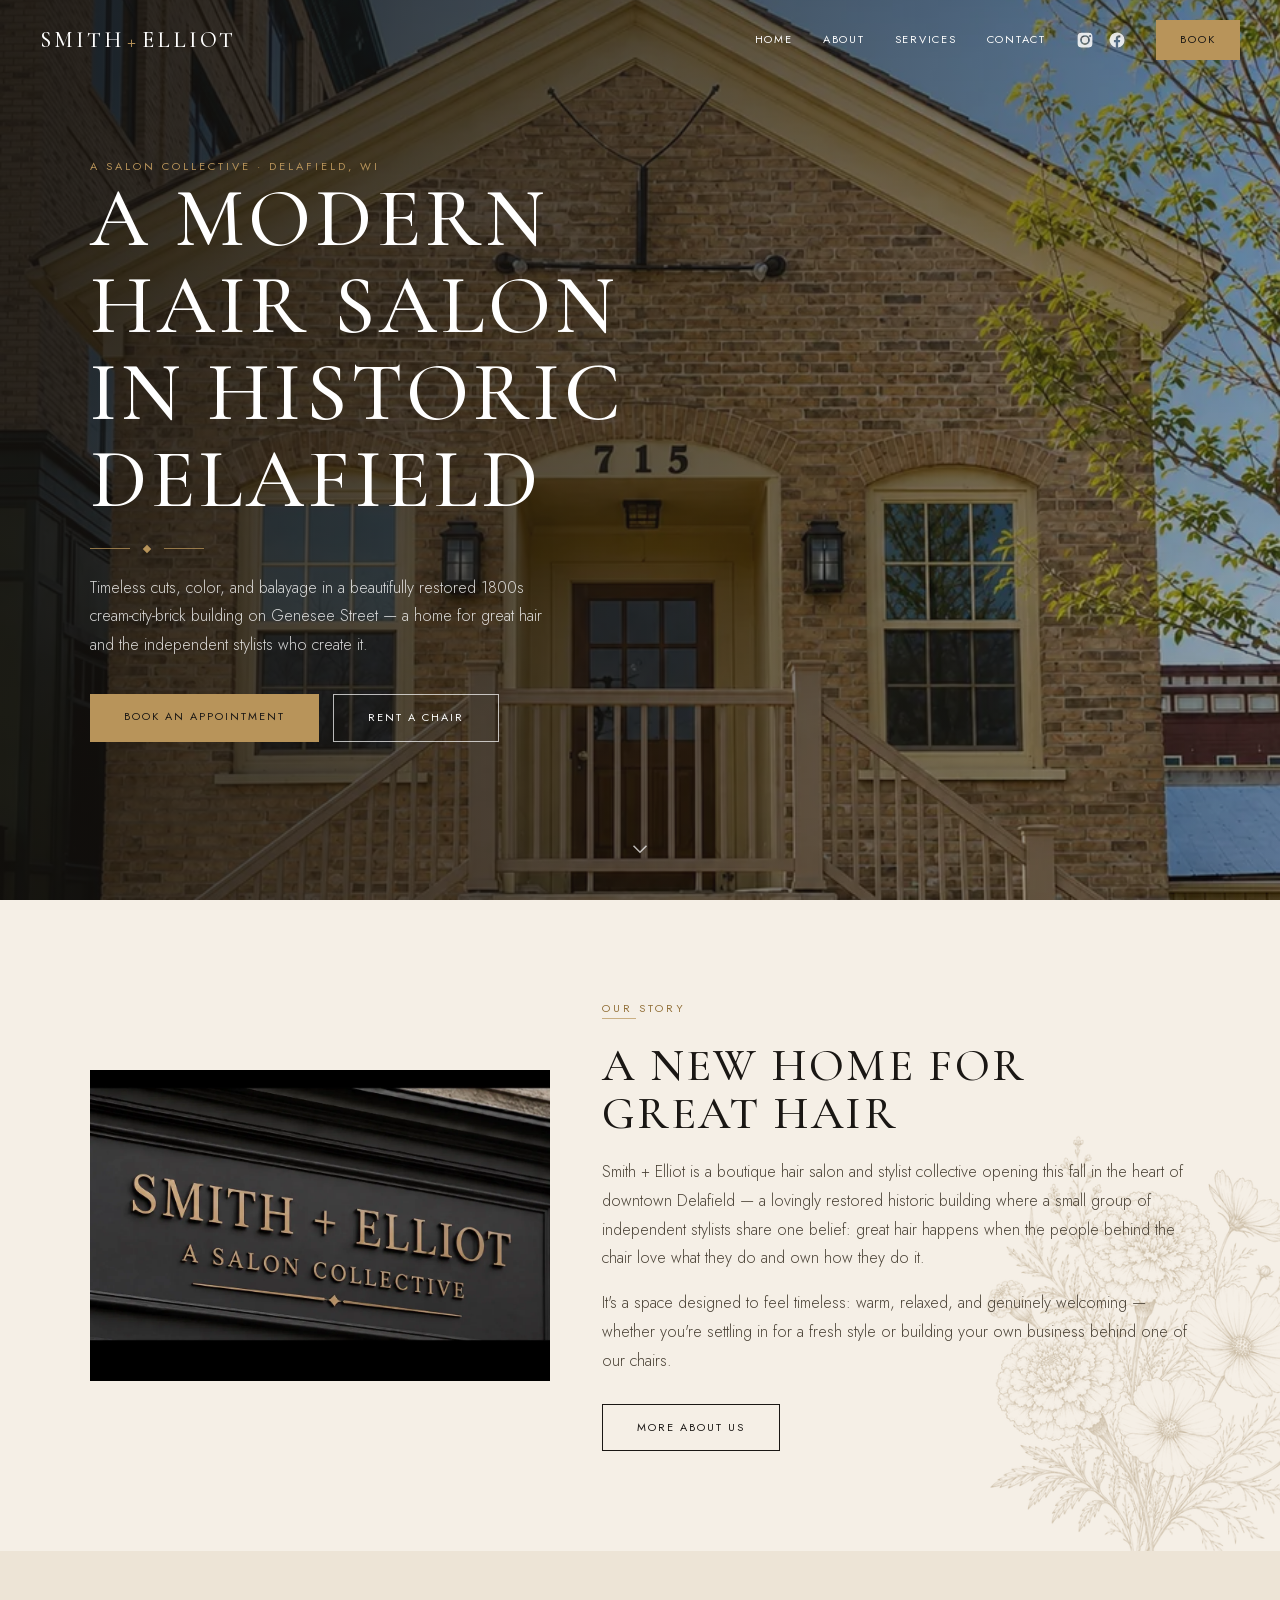
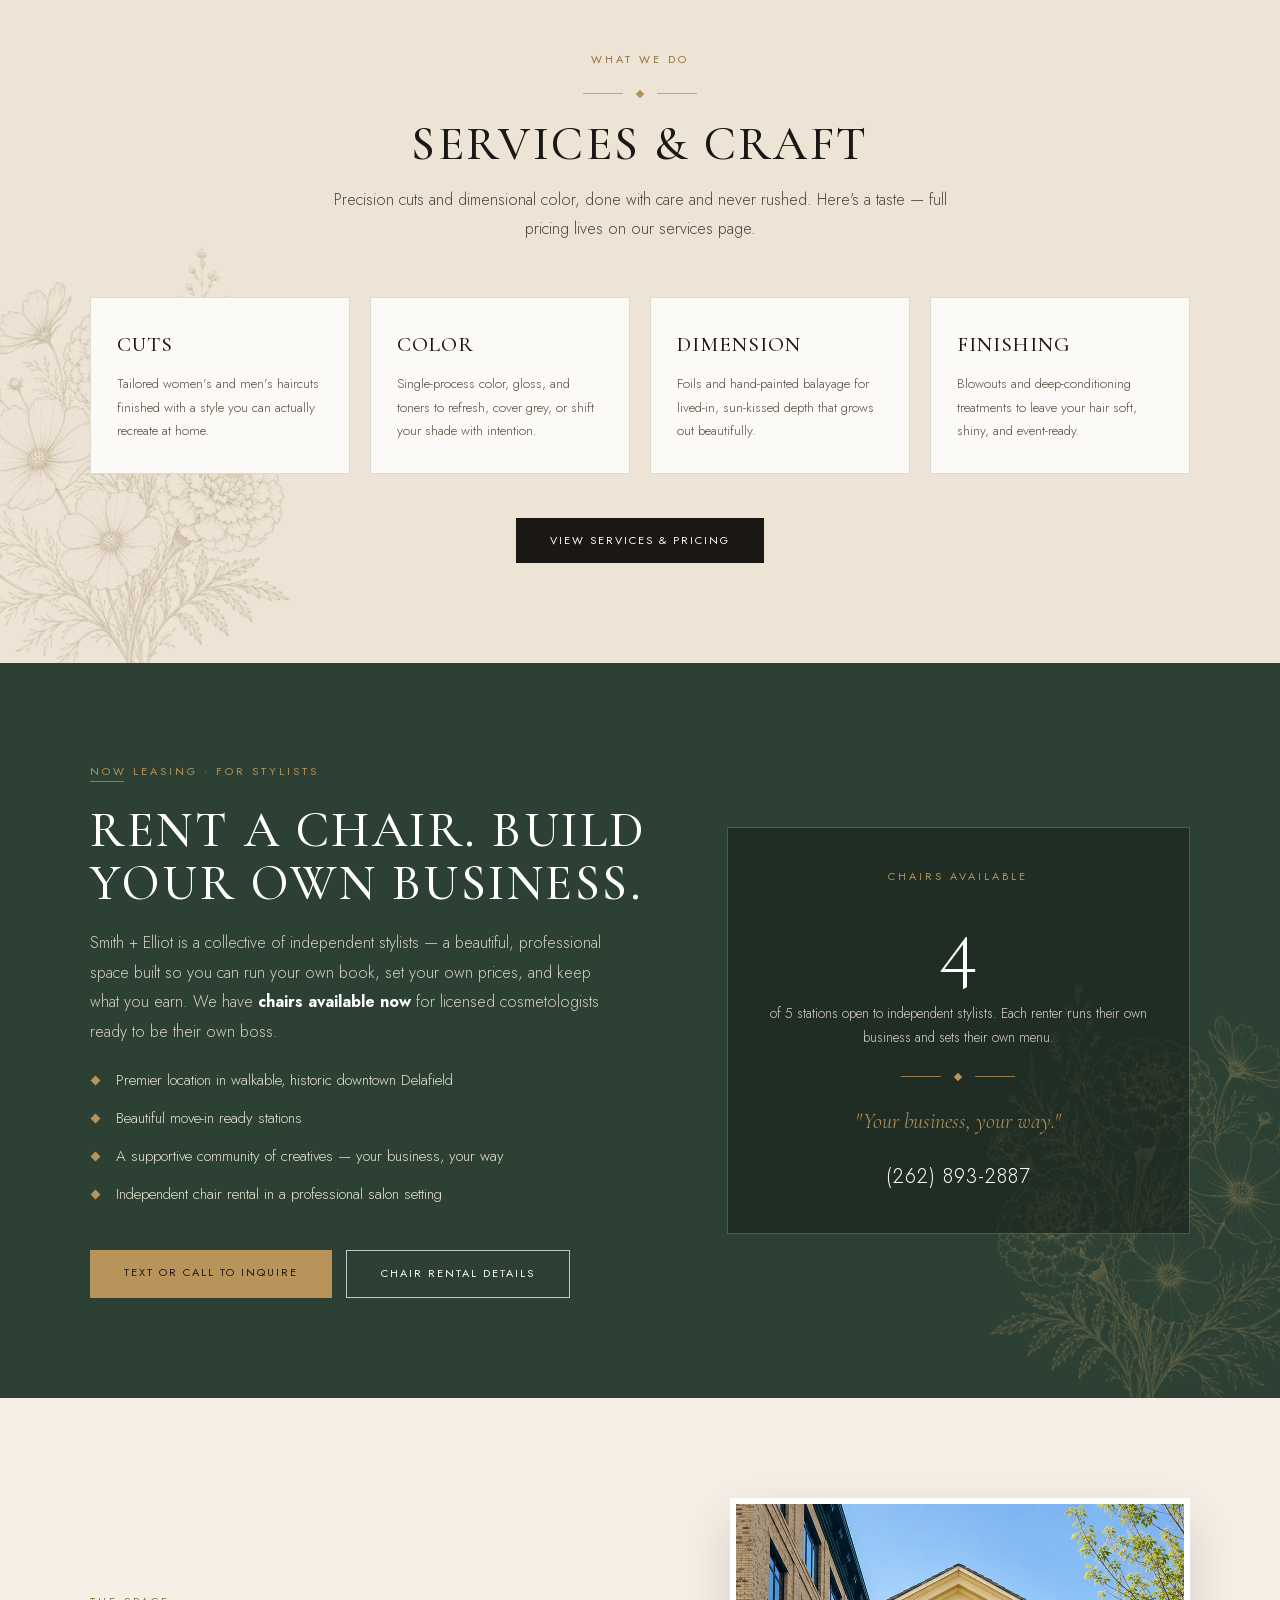
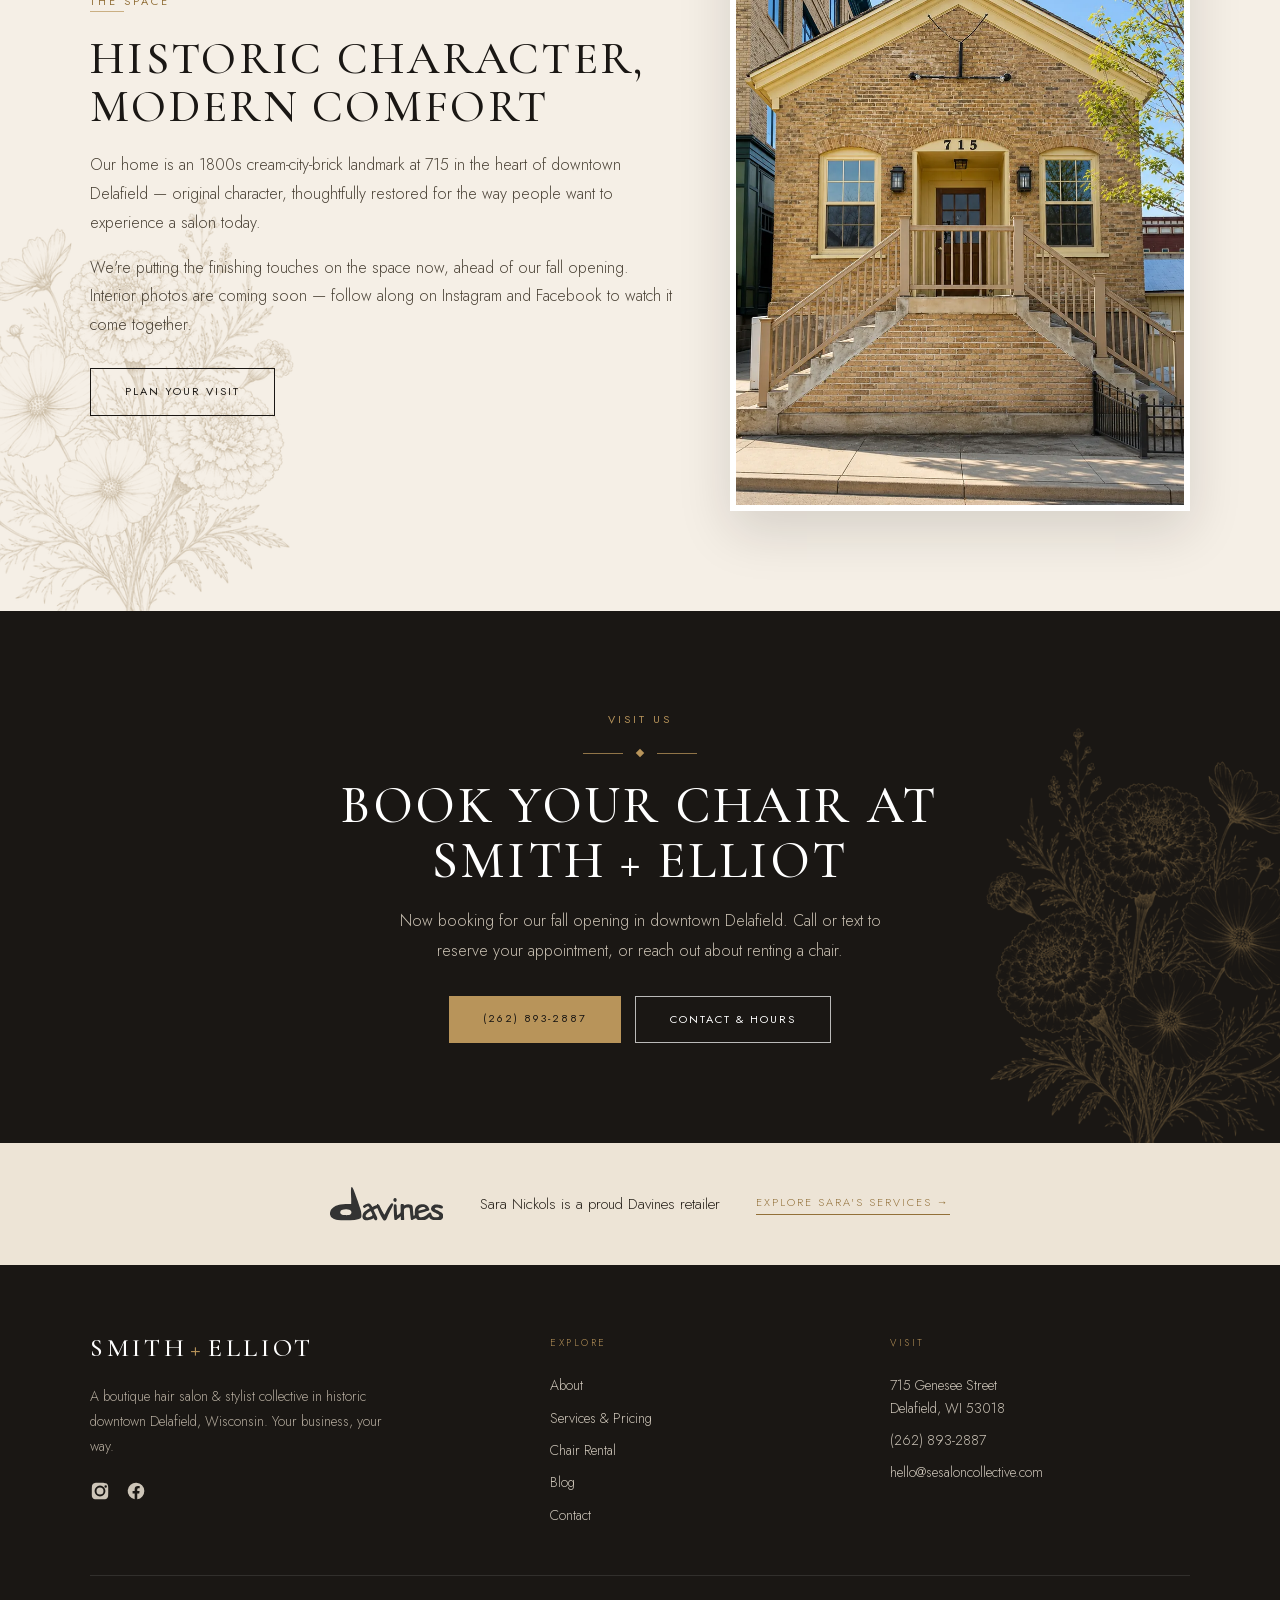
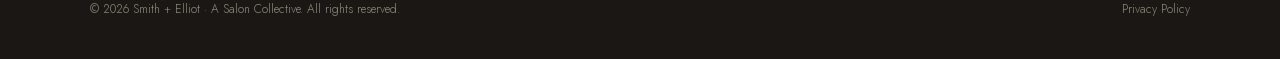
<file: index.html>
<!DOCTYPE html>
<html lang="en">
<head>
<meta charset="utf-8">
<meta name="viewport" content="width=device-width, initial-scale=1">

<!-- ═══ PRIMARY META ═══ -->
<title>Smith + Elliot | Hair Salon &amp; Chair Rentals Delafield WI</title>
<meta name="description" content="Smith + Elliot is a boutique hair salon collective in historic downtown Delafield, WI — cuts, color, balayage &amp; blowouts, plus chair rentals for independent stylists.">
<link rel="canonical" href="https://sesaloncollective.com/">
<meta name="theme-color" content="#1A1714">
<meta name="google-site-verification" content="v7ZES3fCoRt68FtAkgHmPkznf4bkHH7Y2Csf8LcPfz8">

<!-- ═══ OPEN GRAPH / TWITTER ═══ -->
<meta property="og:type" content="website">
<meta property="og:site_name" content="Smith + Elliot">
<meta property="og:title" content="Smith + Elliot | Hair Salon in Delafield, WI">
<meta property="og:description" content="A boutique hair salon collective in historic downtown Delafield, WI. Cuts, color, balayage &amp; blowouts, plus chair rentals for independent stylists.">
<meta property="og:url" content="https://sesaloncollective.com/">
<meta property="og:image" content="https://sesaloncollective.com/photos/salon-building-delafield.jpg">
<meta name="twitter:card" content="summary_large_image">
<meta name="twitter:title" content="Smith + Elliot | Hair Salon in Delafield, WI">
<meta name="twitter:description" content="A boutique hair salon collective in historic downtown Delafield, WI. Book your chair — or rent one.">
<meta name="twitter:image" content="https://sesaloncollective.com/photos/salon-building-delafield.jpg">

<!-- ═══ FAVICON ═══ -->
<link rel="icon" href="data:image/svg+xml,%3Csvg xmlns='http://www.w3.org/2000/svg' viewBox='0 0 32 32'%3E%3Crect width='32' height='32' fill='%231A1714'/%3E%3Ctext x='16' y='23' font-family='Georgia,serif' font-size='20' fill='%23B8945A' text-anchor='middle'%3ES%3C/text%3E%3C/svg%3E">

<!-- ═══ FONTS ═══ -->

<link rel="preload" href="fonts/cormorant-garamond-normal-latin.woff2" as="font" type="font/woff2" crossorigin>
<link rel="preload" href="fonts/jost-normal-latin.woff2" as="font" type="font/woff2" crossorigin>
<link rel="stylesheet" href="styles.css">

<!-- ═══ SCHEMA: HairSalon (LocalBusiness) ═══ -->
<script type="application/ld+json">
{
  "@context": "https://schema.org",
  "@type": "HairSalon",
  "name": "Smith + Elliot",
  "description": "A boutique hair salon collective in historic downtown Delafield, WI offering cuts, color, balayage and blowouts, plus chair rentals for independent stylists.",
  "url": "https://sesaloncollective.com/",
  "telephone": "+1-262-893-2887",
  "image": "https://sesaloncollective.com/photos/salon-building-delafield.jpg",
  "priceRange": "$$",
  "slogan": "Your business, your way.",
  "address": {
    "@type": "PostalAddress",
    "streetAddress": "715 Genesee Street",
    "addressLocality": "Delafield",
    "addressRegion": "WI",
    "postalCode": "53018",
    "addressCountry": "US"
  },
  "geo": {
    "@type": "GeoCoordinates",
    "latitude": 43.061377,
    "longitude": -88.404404
  },
  "hasMap": "https://maps.google.com/?q=715+Genesee+Street+Delafield+WI+53018",
  "areaServed": [
    { "@type": "City", "name": "Delafield" },
    { "@type": "City", "name": "Oconomowoc" },
    { "@type": "City", "name": "Hartland" },
    { "@type": "City", "name": "Pewaukee" },
    { "@type": "City", "name": "Waukesha" }
  ],
  "sameAs": [
    "https://www.facebook.com/",
    "https://www.instagram.com/smithandelliot_saloncollective/"
  ],
  "hasOfferCatalog": {
    "@type": "OfferCatalog",
    "name": "Hair Services",
    "itemListElement": [
      { "@type": "Offer", "itemOffered": { "@type": "Service", "name": "Women's Haircut" }, "price": "55", "priceCurrency": "USD" },
      { "@type": "Offer", "itemOffered": { "@type": "Service", "name": "Men's Haircut" }, "price": "45", "priceCurrency": "USD" },
      { "@type": "Offer", "itemOffered": { "@type": "Service", "name": "Single-Process Color" }, "price": "80", "priceCurrency": "USD" },
      { "@type": "Offer", "itemOffered": { "@type": "Service", "name": "Foils" }, "price": "50", "priceCurrency": "USD" },
      { "@type": "Offer", "itemOffered": { "@type": "Service", "name": "Balayage" }, "price": "135", "priceCurrency": "USD" },
      { "@type": "Offer", "itemOffered": { "@type": "Service", "name": "Toner" }, "price": "30", "priceCurrency": "USD" },
      { "@type": "Offer", "itemOffered": { "@type": "Service", "name": "Blowout" }, "price": "40", "priceCurrency": "USD" },
      { "@type": "Offer", "itemOffered": { "@type": "Service", "name": "Deep Conditioning" }, "price": "20", "priceCurrency": "USD" }
    ]
  }
}
</script>
<!-- ═══ SCHEMA: Organization ═══ -->
<script type="application/ld+json">
{
  "@context": "https://schema.org",
  "@type": "Organization",
  "name": "Smith + Elliot",
  "url": "https://sesaloncollective.com/",
  "logo": "https://sesaloncollective.com/photos/smith-elliot-salon-sign.jpg",
  "sameAs": ["https://www.facebook.com/", "https://www.instagram.com/smithandelliot_saloncollective/"]
}
</script>

<!-- Page-scoped layout -->
<style>
  .hero {
    position: relative; min-height: 100vh; display: flex; align-items: center;
    background: linear-gradient(102deg, rgba(20,17,14,0.90) 0%, rgba(20,17,14,0.66) 46%, rgba(20,17,14,0.30) 100%),
                url('photos/salon-building-delafield.webp') center 28%/cover no-repeat;
  }
  .hero-inner { max-width: 1180px; margin: 0 auto; padding: 120px 40px; width: 100%; }
  .hero h1 { color: #fff; font-size: clamp(40px, 7vw, 82px); max-width: 15ch; }
  .hero .hero-sub { color: rgba(255,255,255,0.82); max-width: 46ch; font-size: 16px; line-height: 1.8; margin: 4px 0 34px; }
  .scroll-cue { position: absolute; bottom: 30px; left: 50%; transform: translateX(-50%); color: rgba(255,255,255,0.7); animation: bounce-y 2.4s ease-in-out infinite; }
  @media (max-width: 640px) { .hero-inner { padding: 110px 22px 90px; } }

  .services-grid { display: grid; grid-template-columns: 1fr; gap: 20px; }
  @media (min-width: 560px) { .services-grid { grid-template-columns: repeat(2, 1fr); } }
  @media (min-width: 900px) { .services-grid { grid-template-columns: repeat(4, 1fr); } }

  .stylist-cols { display: grid; grid-template-columns: 1fr; gap: 44px; align-items: center; }
  @media (min-width: 860px) { .stylist-cols { grid-template-columns: 1.1fr 0.9fr; gap: 70px; } }

  /* Botanical motif system now lives in styles.css (.has-botanical / .botanical) */

  /* ── Mobile-only banner hero (uses the ready-made brand graphic) ── */
  .hero-mobile-banner, .hero-mobile-cta { display: none; }
  @media (max-width: 640px) {
    .hero { min-height: 0; background: var(--cream) !important; display: block; padding-top: 56px; }
    .hero .hero-inner { position: absolute !important; width: 1px; height: 1px; padding: 0; margin: -1px; overflow: hidden; clip: rect(0,0,0,0); white-space: nowrap; border: 0; } /* keep H1 for SEO, hide visually */
    .hero .scroll-cue { display: none; }
    .hero-mobile-banner { display: block; line-height: 0; }
    .hero-mobile-banner img { width: 100%; height: auto; }
    .hero-mobile-cta { display: flex; gap: 12px; background: var(--black); padding: 20px 22px 26px; }
    .hero-mobile-cta .btn { flex: 1 1 0; display: flex; align-items: center; justify-content: center; text-align: center; line-height: 1.5; padding-left: 10px; padding-right: 10px; }
    /* Sign image is redundant on mobile (the banner already carries the wordmark) */
    .about-teaser-img { display: none; }
    /* Force a solid nav over the light-topped banner (white text would vanish) */
    #site-nav.over-hero { background: var(--cream); box-shadow: 0 1px 0 var(--line); }
    #site-nav.over-hero .wordmark { color: var(--ink); }
    #site-nav.over-hero .nav-icon, #site-nav.over-hero .mobile-trigger { color: var(--ink); }
  }
</style>
</head>

<body>
<a href="#main" class="skip-link">Skip to content</a>

<!-- ═══════════════ NAV ═══════════════ -->
<nav id="site-nav" class="over-hero" aria-label="Primary">
  <a href="index.html" class="wordmark" style="font-size:22px;" aria-label="Smith and Elliot home">
    Smith<span class="plus">+</span>Elliot
  </a>
  <div class="desktop-nav" style="display:flex; align-items:center; gap:30px;">
    <a href="index.html" class="nav-link active">Home</a>
    <a href="about.html" class="nav-link">About</a>
    <a href="services.html" class="nav-link">Services</a>
    <a href="contact.html" class="nav-link">Contact</a>
    <span style="display:flex; gap:14px; align-items:center;">
      <a href="https://www.instagram.com/smithandelliot_saloncollective/" target="_blank" rel="noopener" class="nav-icon" aria-label="Instagram">
        <svg width="18" height="18" viewBox="0 0 24 24" fill="currentColor"><path d="M12 2.2c3.2 0 3.6 0 4.9.07 1.2.06 1.8.25 2.2.42.6.22 1 .48 1.4.9.4.4.7.8.9 1.4.17.4.36 1 .42 2.2.06 1.3.07 1.7.07 4.9s0 3.6-.07 4.9c-.06 1.2-.25 1.8-.42 2.2-.22.6-.48 1-.9 1.4-.4.4-.8.7-1.4.9-.4.17-1 .36-2.2.42-1.3.06-1.7.07-4.9.07s-3.6 0-4.9-.07c-1.2-.06-1.8-.25-2.2-.42-.6-.22-1-.48-1.4-.9-.4-.4-.7-.8-.9-1.4-.17-.4-.36-1-.42-2.2C2.2 15.6 2.2 15.2 2.2 12s0-3.6.07-4.9c.06-1.2.25-1.8.42-2.2.22-.6.48-1 .9-1.4.4-.4.8-.7 1.4-.9.4-.17 1-.36 2.2-.42C8.4 2.2 8.8 2.2 12 2.2Zm0 3.3A6.5 6.5 0 1 0 18.5 12 6.5 6.5 0 0 0 12 5.5Zm0 10.7A4.2 4.2 0 1 1 16.2 12 4.2 4.2 0 0 1 12 16.2Zm6.8-11a1.5 1.5 0 1 0 1.5 1.5 1.5 1.5 0 0 0-1.5-1.5Z"/></svg>
      </a>
      <a href="https://www.facebook.com/" target="_blank" rel="noopener" class="nav-icon" aria-label="Facebook">
        <svg width="18" height="18" viewBox="0 0 24 24" fill="currentColor"><path d="M22 12a10 10 0 1 0-11.6 9.9v-7H7.9V12h2.5V9.8c0-2.5 1.5-3.9 3.8-3.9 1.1 0 2.2.2 2.2.2v2.5h-1.3c-1.2 0-1.6.75-1.6 1.5V12h2.8l-.45 2.9h-2.35v7A10 10 0 0 0 22 12Z"/></svg>
      </a>
    </span>
    <a href="contact.html" class="btn btn-gold" style="padding:11px 24px;">Book</a>
  </div>
  <!-- mobile -->
  <div class="mobile-actions">
    <a class="mobile-social nav-icon" href="https://www.instagram.com/smithandelliot_saloncollective/" target="_blank" rel="noopener" aria-label="Instagram"><svg width="19" height="19" viewBox="0 0 24 24" fill="currentColor"><path d="M12 2.2c3.2 0 3.6 0 4.9.07 1.2.06 1.8.25 2.2.42.6.22 1 .48 1.4.9.4.4.7.8.9 1.4.17.4.36 1 .42 2.2.06 1.3.07 1.7.07 4.9s0 3.6-.07 4.9c-.06 1.2-.25 1.8-.42 2.2-.22.6-.48 1-.9 1.4-.4.4-.8.7-1.4.9-.4.17-1 .36-2.2.42-1.3.06-1.7.07-4.9.07s-3.6 0-4.9-.07c-1.2-.06-1.8-.25-2.2-.42-.6-.22-1-.48-1.4-.9-.4-.4-.7-.8-.9-1.4-.17-.4-.36-1-.42-2.2C2.2 15.6 2.2 15.2 2.2 12s0-3.6.07-4.9c.06-1.2.25-1.8.42-2.2.22-.6.48-1 .9-1.4.4-.4.8-.7 1.4-.9.4-.17 1-.36 2.2-.42C8.4 2.2 8.8 2.2 12 2.2Zm0 3.3A6.5 6.5 0 1 0 18.5 12 6.5 6.5 0 0 0 12 5.5Zm0 10.7A4.2 4.2 0 1 1 16.2 12 4.2 4.2 0 0 1 12 16.2Zm6.8-11a1.5 1.5 0 1 0 1.5 1.5 1.5 1.5 0 0 0-1.5-1.5Z"/></svg></a>
    <button class="mobile-trigger hamburger nav-icon" data-menu-toggle aria-label="Open menu" aria-expanded="false" aria-controls="mobile-menu"><span></span><span></span><span></span></button>
  </div>
</nav>
<div id="mobile-menu">
  <button class="hamburger" data-menu-close aria-label="Close menu" style="position:absolute; top:22px; right:22px;"><span style="transform:rotate(45deg) translate(3px,4px)"></span><span style="opacity:0"></span><span style="transform:rotate(-45deg) translate(3px,-4px)"></span></button>
  <a href="index.html" class="nav-link">Home</a>
  <a href="about.html" class="nav-link">About</a>
  <a href="services.html" class="nav-link">Services</a>
  <a href="contact.html" class="nav-link">Contact</a>
  <a href="contact.html" class="btn btn-gold">Book</a>
  <div class="menu-social">
    <a href="https://www.instagram.com/smithandelliot_saloncollective/" target="_blank" rel="noopener" aria-label="Instagram"><svg width="22" height="22" viewBox="0 0 24 24" fill="currentColor"><path d="M12 2.2c3.2 0 3.6 0 4.9.07 1.2.06 1.8.25 2.2.42.6.22 1 .48 1.4.9.4.4.7.8.9 1.4.17.4.36 1 .42 2.2.06 1.3.07 1.7.07 4.9s0 3.6-.07 4.9c-.06 1.2-.25 1.8-.42 2.2-.22.6-.48 1-.9 1.4-.4.4-.8.7-1.4.9-.4.17-1 .36-2.2.42-1.3.06-1.7.07-4.9.07s-3.6 0-4.9-.07c-1.2-.06-1.8-.25-2.2-.42-.6-.22-1-.48-1.4-.9-.4-.4-.7-.8-.9-1.4-.17-.4-.36-1-.42-2.2C2.2 15.6 2.2 15.2 2.2 12s0-3.6.07-4.9c.06-1.2.25-1.8.42-2.2.22-.6.48-1 .9-1.4.4-.4.8-.7 1.4-.9.4-.17 1-.36 2.2-.42C8.4 2.2 8.8 2.2 12 2.2Zm0 3.3A6.5 6.5 0 1 0 18.5 12 6.5 6.5 0 0 0 12 5.5Zm0 10.7A4.2 4.2 0 1 1 16.2 12 4.2 4.2 0 0 1 12 16.2Zm6.8-11a1.5 1.5 0 1 0 1.5 1.5 1.5 1.5 0 0 0-1.5-1.5Z"/></svg></a>
    <a href="https://www.facebook.com/" target="_blank" rel="noopener" aria-label="Facebook"><svg width="22" height="22" viewBox="0 0 24 24" fill="currentColor"><path d="M22 12a10 10 0 1 0-11.6 9.9v-7H7.9V12h2.5V9.8c0-2.5 1.5-3.9 3.8-3.9 1.1 0 2.2.2 2.2.2v2.5h-1.3c-1.2 0-1.6.75-1.6 1.5V12h2.8l-.45 2.9h-2.35v7A10 10 0 0 0 22 12Z"/></svg></a>
  </div>
</div>

<main id="main">

<!-- ═══════════════ HERO ═══════════════ -->
<header class="hero">
  <!-- Mobile-only banner hero (ready-made brand graphic; text lives in the image) -->
  <a class="hero-mobile-banner" href="#chairs" aria-label="Smith + Elliot, a salon collective — chair rentals now leasing in downtown Delafield">
    <picture>
      <source srcset="photos/chair-rentals-now-leasing.webp" type="image/webp">
      <img src="photos/chair-rentals-now-leasing.jpg" alt="Smith + Elliot, A Salon Collective — chair rentals now leasing at our salon in historic downtown Delafield, WI." width="1535" height="1024" fetchpriority="high">
    </picture>
  </a>
  <div class="hero-inner fade-up">
    <span class="sup" style="color:var(--gold);">A Salon Collective · Delafield, WI</span>
    <h1 class="display">A Modern Hair Salon in Historic Delafield</h1>
    <div class="diamond-rule"><span class="dot"></span></div>
    <p class="hero-sub">Timeless cuts, color, and balayage in a beautifully restored 1800s cream-city-brick building on Genesee Street — a home for great hair and the independent stylists who create it.</p>
    <div style="display:flex; gap:14px; flex-wrap:wrap;">
      <a href="contact.html" class="btn btn-gold">Book an Appointment</a>
      <a href="#chairs" class="btn btn-outline-white">Rent a Chair</a>
    </div>
  </div>
  <a href="#about" class="scroll-cue" aria-label="Scroll down">
    <svg width="26" height="26" viewBox="0 0 24 24" fill="none" stroke="currentColor" stroke-width="1.4"><path d="M6 9l6 6 6-6"/></svg>
  </a>
</header>
<!-- Mobile-only hero CTA band (tappable actions beneath the banner) -->
<div class="hero-mobile-cta">
  <a href="#chairs" class="btn btn-gold">Rent a Chair</a>
  <a href="sms:+12628932887" class="btn btn-outline-white">Text for Appointment</a>
</div>

<!-- ═══════════════ ABOUT TEASER ═══════════════ -->
<section id="about" class="section-pad has-botanical" style="background:var(--cream);">
  <!-- Botanical motif (decorative background flourish) -->
  <img class="botanical right on-light" src="photos/botanical-motif-gold.webp" alt="" aria-hidden="true" loading="lazy">
  <div class="section-wrap">
    <div class="split-wrap fade-up">
      <div class="split-img about-teaser-img" style="width:100%;">
        <img src="photos/smith-elliot-salon-sign.webp" alt="Smith + Elliot salon sign in gold lettering on black — a salon collective in Delafield, WI" width="700" height="472" loading="lazy" style="width:100%; height:auto;">
      </div>
      <div class="split-text">
        <span class="sup">Our Story</span>
        <div class="gold-rule"></div>
        <h2 class="display" style="font-size:clamp(30px,4.4vw,46px); color:var(--black);">A New Home for Great Hair</h2>
        <p class="lead" style="margin-top:20px;">Smith + Elliot is a boutique hair salon and stylist collective opening this fall in the heart of downtown Delafield — a lovingly restored historic building where a small group of independent stylists share one belief: great hair happens when the people behind the chair love what they do and own how they do it.</p>
        <p class="lead">It's a space designed to feel timeless: warm, relaxed, and genuinely welcoming — whether you're settling in for a fresh style or building your own business behind one of our chairs.</p>
        <a href="about.html" class="btn btn-outline-dark" style="margin-top:12px;">More About Us</a>
      </div>
    </div>
  </div>
</section>

<!-- ═══════════════ SERVICES OVERVIEW ═══════════════ -->
<section class="section-pad has-botanical" style="background:var(--cream-alt);">
  <!-- Botanical motif (decorative background flourish) -->
  <img class="botanical left on-light" src="photos/botanical-motif-gold.webp" alt="" aria-hidden="true" loading="lazy">
  <div class="section-wrap">
    <div style="text-align:center; max-width:640px; margin:0 auto 54px;" class="fade-up">
      <span class="sup">What We Do</span>
      <div class="diamond-rule center"><span class="dot"></span></div>
      <h2 class="display" style="font-size:clamp(30px,4.4vw,48px); color:var(--black);">Services &amp; Craft</h2>
      <p class="lead" style="margin-top:16px;">Precision cuts and dimensional color, done with care and never rushed. Here's a taste — full pricing lives on our services page.</p>
    </div>
    <div class="services-grid fade-up">
      <div class="service-card"><h3>Cuts</h3><p>Tailored women's and men's haircuts finished with a style you can actually recreate at home.</p></div>
      <div class="service-card"><h3>Color</h3><p>Single-process color, gloss, and toners to refresh, cover grey, or shift your shade with intention.</p></div>
      <div class="service-card"><h3>Dimension</h3><p>Foils and hand-painted balayage for lived-in, sun-kissed depth that grows out beautifully.</p></div>
      <div class="service-card"><h3>Finishing</h3><p>Blowouts and deep-conditioning treatments to leave your hair soft, shiny, and event-ready.</p></div>
    </div>
    <div style="text-align:center; margin-top:44px;" class="fade-up">
      <a href="services.html" class="btn btn-dark">View Services &amp; Pricing</a>
    </div>
  </div>
</section>

<!-- ═══════════════ STYLISTS WANTED / CHAIR RENTAL ═══════════════ -->
<section id="chairs" class="section-pad has-botanical" style="background:var(--forest); color:#eae3d4;">
  <!-- Botanical motif (decorative background flourish) -->
  <img class="botanical right on-dark" src="photos/botanical-motif-gold.webp" alt="" aria-hidden="true" loading="lazy">
  <div class="section-wrap">
    <div class="stylist-cols">
      <div class="fade-up">
        <span class="sup" style="color:var(--gold);">Now Leasing · For Stylists</span>
        <div class="gold-rule"></div>
        <h2 class="display" style="font-size:clamp(30px,4.6vw,50px); color:#fff;">Rent a Chair. Build Your Own Business.</h2>
        <p style="color:#d8d0c0; font-size:16px; line-height:1.85; max-width:52ch; margin-top:18px;">Smith + Elliot is a collective of independent stylists — a beautiful, professional space built so you can run your own book, set your own prices, and keep what you earn. We have <strong style="color:#fff;">chairs available now</strong> for licensed cosmetologists ready to be their own boss.</p>
        <ul class="feature-list" style="color:#eae3d4; margin-top:22px; max-width:52ch;">
          <li>Premier location in walkable, historic downtown Delafield</li>
          <li>Beautiful move-in ready stations</li>
          <li>A supportive community of creatives — your business, your way</li>
          <li>Independent chair rental in a professional salon setting</li>
        </ul>
        <div style="display:flex; gap:14px; flex-wrap:wrap; margin-top:30px;">
          <a href="tel:+12628932887" class="btn btn-gold">Text or Call to Inquire</a>
          <a href="chair-rental-lake-country.html" class="btn btn-outline-white">Chair Rental Details</a>
        </div>
      </div>
      <div class="fade-up" style="border:1px solid rgba(184,148,90,0.4); padding:40px 34px; text-align:center; background:rgba(20,30,24,0.55);">
        <span class="sup" style="color:var(--gold);">Chairs Available</span>
        <div style="font-family:'Cormorant Garamond',serif; font-size:88px; line-height:1; color:#fff; margin:14px 0;">4</div>
        <p style="color:#d8d0c0; font-size:14px; line-height:1.7;">of 5 stations open to independent stylists. Each renter runs their own business and sets their own menu.</p>
        <div class="diamond-rule center" style="margin:24px 0;"><span class="dot"></span></div>
        <p style="font-family:'Cormorant Garamond',serif; font-style:italic; font-size:22px; color:var(--gold);">"Your business, your way."</p>
        <a href="tel:+12628932887" style="display:block; margin-top:18px; color:#fff; font-size:20px; letter-spacing:1px; text-decoration:none;">(262) 893-2887</a>
      </div>
    </div>
  </div>
</section>

<!-- ═══════════════ THE SPACE ═══════════════ -->
<section class="section-pad has-botanical" style="background:var(--cream);">
  <!-- Botanical motif (decorative background flourish) -->
  <img class="botanical left on-light" src="photos/botanical-motif-gold.webp" alt="" aria-hidden="true" loading="lazy">
  <div class="section-wrap">
    <div class="split-wrap reverse fade-up">
      <div class="split-img" style="width:100%;">
        <img src="photos/salon-building-delafield.webp" alt="The historic 1800s cream-city-brick building housing Smith + Elliot salon at 715 in downtown Delafield, WI" width="600" height="804" loading="lazy" style="width:100%; height:auto; border:6px solid #fff; box-shadow:0 20px 50px rgba(26,23,20,0.14);">
      </div>
      <div class="split-text">
        <span class="sup">The Space</span>
        <div class="gold-rule"></div>
        <h2 class="display" style="font-size:clamp(30px,4.4vw,46px); color:var(--black);">Historic Character, Modern Comfort</h2>
        <p class="lead" style="margin-top:20px;">Our home is an 1800s cream-city-brick landmark at 715 in the heart of downtown Delafield — original character, thoughtfully restored for the way people want to experience a salon today.</p>
        <p class="lead">We're putting the finishing touches on the space now, ahead of our fall opening. Interior photos are coming soon — follow along on Instagram and Facebook to watch it come together.</p>
        <a href="contact.html" class="btn btn-outline-dark" style="margin-top:12px;">Plan Your Visit</a>
      </div>
    </div>
  </div>
</section>

<!-- ═══════════════ CONTACT CTA ═══════════════ -->
<section class="section-pad has-botanical" style="background:var(--black); color:#e7e0d3; text-align:center;">
  <!-- Botanical motif (decorative background flourish) -->
  <img class="botanical right on-dark" src="photos/botanical-motif-gold.webp" alt="" aria-hidden="true" loading="lazy">
  <div class="section-wrap fade-up" style="max-width:720px;">
    <span class="sup" style="color:var(--gold);">Visit Us</span>
    <div class="diamond-rule center"><span class="dot"></span></div>
    <h2 class="display" style="font-size:clamp(30px,4.6vw,52px); color:#fff;">Book Your Chair at Smith + Elliot</h2>
    <p style="color:#c9c0b2; font-size:16px; line-height:1.85; margin:18px auto 30px; max-width:52ch;">Now booking for our fall opening in downtown Delafield. Call or text to reserve your appointment, or reach out about renting a chair.</p>
    <div style="display:flex; gap:14px; flex-wrap:wrap; justify-content:center;">
      <a href="tel:+12628932887" class="btn btn-gold">(262) 893-2887</a>
      <a href="contact.html" class="btn btn-outline-white">Contact &amp; Hours</a>
    </div>
  </div>
</section>

<!-- ═══════════════ DAVINES STRIP (Sara's product line) ═══════════════ -->
<section class="davines-strip" aria-label="Davines products">
  <div class="section-wrap fade-up">
    <img class="davines-logo" src="photos/davines-logo.svg" alt="Davines" width="113" height="34" loading="lazy">
    <p>Sara Nickols is a proud Davines retailer</p>
    <a href="services.html#davines">Explore Sara's Services →</a>
  </div>
</section>

</main>

<!-- ═══════════════ FOOTER ═══════════════ -->
<footer class="site-footer">
  <div class="section-wrap" style="padding-top:70px; padding-bottom:40px;">
    <div class="footer-grid">
      <div>
        <span class="wordmark" style="font-size:26px; color:#fff;">Smith<span class="plus">+</span>Elliot</span>
        <p style="margin-top:20px; font-size:14px; line-height:1.8; color:#b3aa9c; max-width:34ch;">A boutique hair salon &amp; stylist collective in historic downtown Delafield, Wisconsin. Your business, your way.</p>
        <div style="display:flex; gap:16px; margin-top:22px;">
          <a href="https://www.instagram.com/smithandelliot_saloncollective/" target="_blank" rel="noopener" aria-label="Instagram">
            <svg width="20" height="20" viewBox="0 0 24 24" fill="currentColor"><path d="M12 2.2c3.2 0 3.6 0 4.9.07 1.2.06 1.8.25 2.2.42.6.22 1 .48 1.4.9.4.4.7.8.9 1.4.17.4.36 1 .42 2.2.06 1.3.07 1.7.07 4.9s0 3.6-.07 4.9c-.06 1.2-.25 1.8-.42 2.2-.22.6-.48 1-.9 1.4-.4.4-.8.7-1.4.9-.4.17-1 .36-2.2.42-1.3.06-1.7.07-4.9.07s-3.6 0-4.9-.07c-1.2-.06-1.8-.25-2.2-.42-.6-.22-1-.48-1.4-.9-.4-.4-.7-.8-.9-1.4-.17-.4-.36-1-.42-2.2C2.2 15.6 2.2 15.2 2.2 12s0-3.6.07-4.9c.06-1.2.25-1.8.42-2.2.22-.6.48-1 .9-1.4.4-.4.8-.7 1.4-.9.4-.17 1-.36 2.2-.42C8.4 2.2 8.8 2.2 12 2.2Zm0 3.3A6.5 6.5 0 1 0 18.5 12 6.5 6.5 0 0 0 12 5.5Zm0 10.7A4.2 4.2 0 1 1 16.2 12 4.2 4.2 0 0 1 12 16.2Zm6.8-11a1.5 1.5 0 1 0 1.5 1.5 1.5 1.5 0 0 0-1.5-1.5Z"/></svg>
          </a>
          <a href="https://www.facebook.com/" target="_blank" rel="noopener" aria-label="Facebook">
            <svg width="20" height="20" viewBox="0 0 24 24" fill="currentColor"><path d="M22 12a10 10 0 1 0-11.6 9.9v-7H7.9V12h2.5V9.8c0-2.5 1.5-3.9 3.8-3.9 1.1 0 2.2.2 2.2.2v2.5h-1.3c-1.2 0-1.6.75-1.6 1.5V12h2.8l-.45 2.9h-2.35v7A10 10 0 0 0 22 12Z"/></svg>
          </a>
        </div>
      </div>
      <div>
        <div class="footer-heading">Explore</div>
        <a href="about.html" class="footer-link">About</a>
        <a href="services.html" class="footer-link">Services &amp; Pricing</a>
        <a href="chair-rental-lake-country.html" class="footer-link">Chair Rental</a>
        <a href="blog.html" class="footer-link">Blog</a>
        <a href="contact.html" class="footer-link">Contact</a>
      </div>
      <div>
        <div class="footer-heading">Visit</div>
        <a href="https://maps.google.com/?q=715+Genesee+Street+Delafield+WI+53018" target="_blank" rel="noopener" class="footer-link">715 Genesee Street<br>Delafield, WI 53018</a>
        <a href="tel:+12628932887" class="footer-link">(262) 893-2887</a>
        <a href="mailto:hello@sesaloncollective.com" class="footer-link">hello@sesaloncollective.com</a>
      </div>
    </div>
    <div style="border-top:1px solid rgba(255,255,255,0.1); margin-top:44px; padding-top:24px; display:flex; flex-wrap:wrap; gap:12px; justify-content:space-between; font-size:12px; color:#8a8274;">
      <span>© 2026 Smith + Elliot · A Salon Collective. All rights reserved.</span>
      <a href="privacy.html" style="color:#8a8274;">Privacy Policy</a>
    </div>
  </div>
</footer>

<script src="main.js"></script>
</body>
</html>
</file>
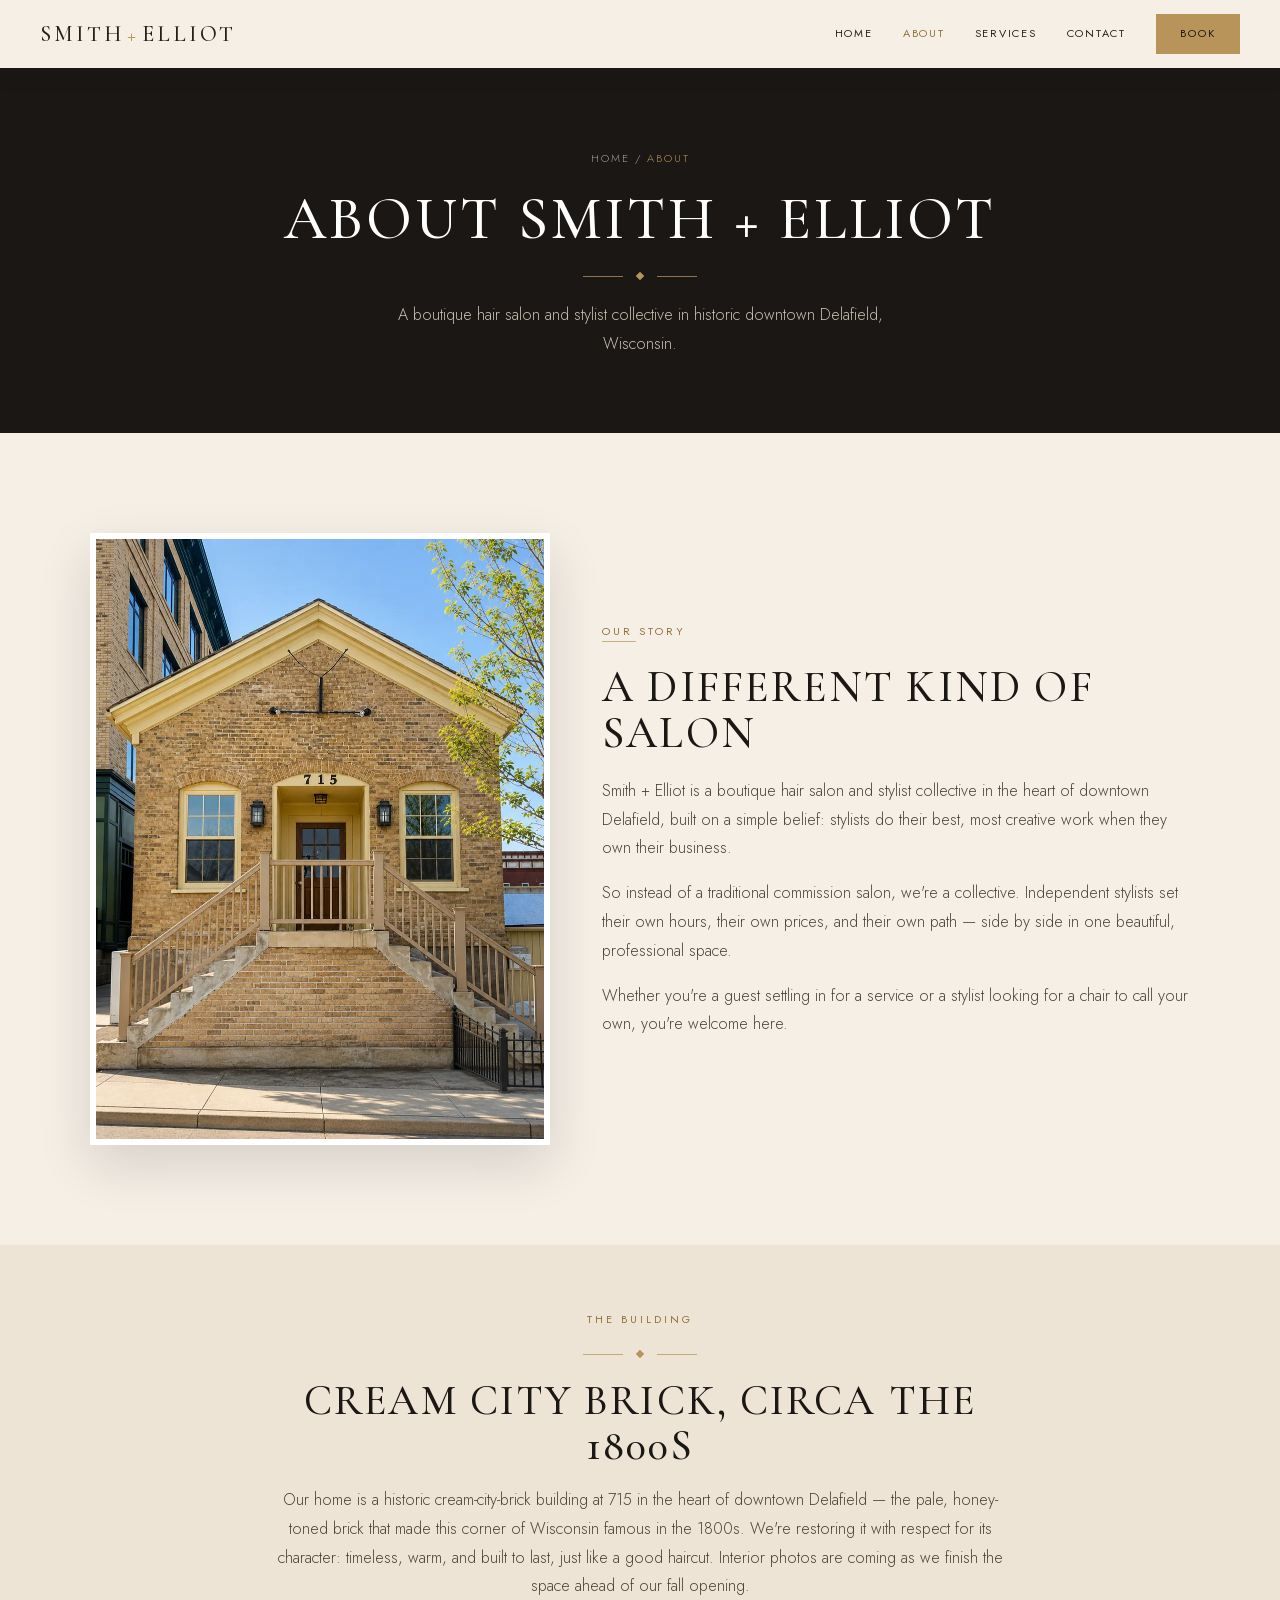
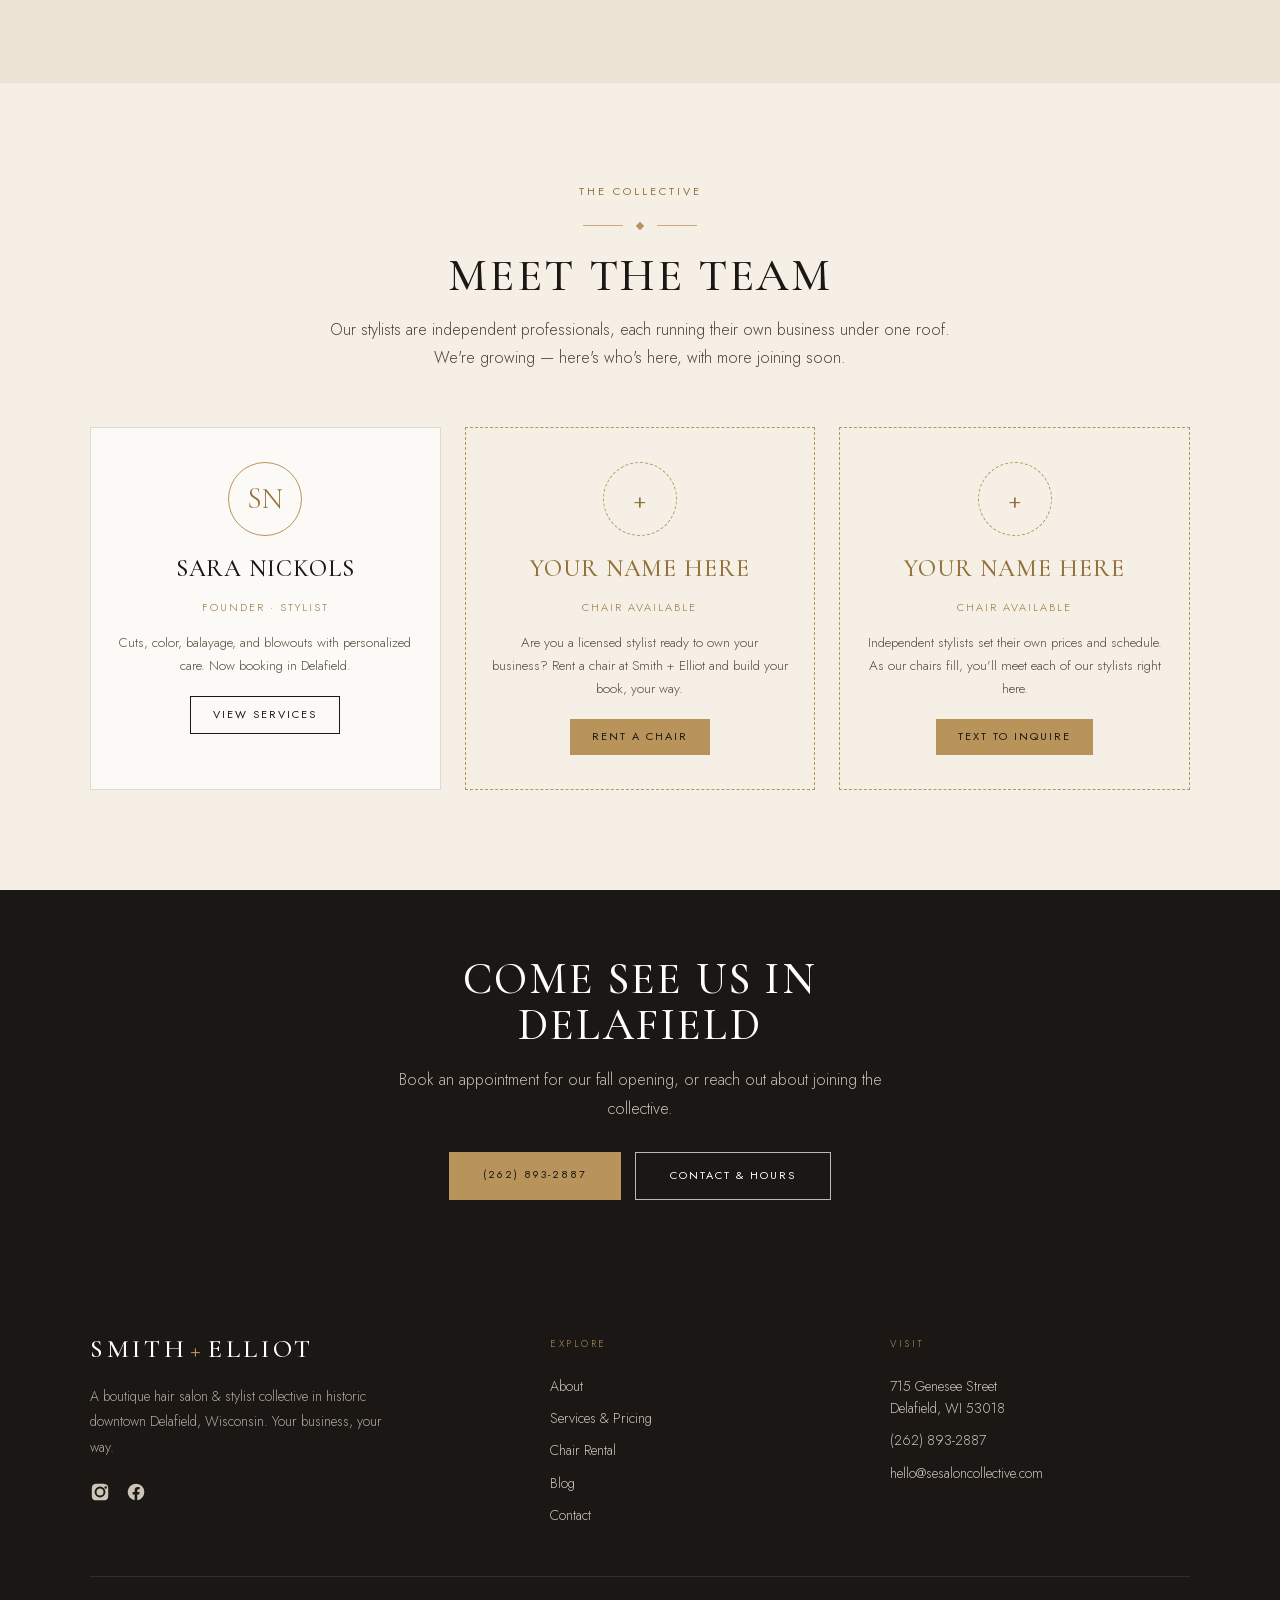
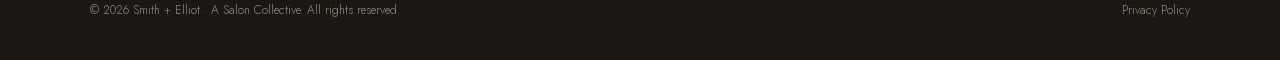
<file: about.html>
<!DOCTYPE html>
<html lang="en">
<head>
<meta charset="utf-8">
<meta name="viewport" content="width=device-width, initial-scale=1">

<title>About | Smith + Elliot Hair Salon &amp; Collective, Delafield WI</title>
<meta name="description" content="Meet Smith + Elliot, a hair salon &amp; stylist collective in downtown Delafield, WI. Founder Sara Nickols on the historic building, the vision, and renting a chair.">
<link rel="canonical" href="https://sesaloncollective.com/about.html">
<meta name="theme-color" content="#1A1714">

<meta property="og:type" content="website">
<meta property="og:site_name" content="Smith + Elliot">
<meta property="og:title" content="About Smith + Elliot | Delafield Hair Salon &amp; Collective">
<meta property="og:description" content="Founder Sara Nickols on building a stylist collective in a restored 1800s cream-city-brick building in downtown Delafield, WI.">
<meta property="og:url" content="https://sesaloncollective.com/about.html">
<meta property="og:image" content="https://sesaloncollective.com/photos/salon-building-delafield.jpg">
<meta name="twitter:card" content="summary_large_image">
<meta name="twitter:title" content="About Smith + Elliot | Delafield Hair Salon">
<meta name="twitter:description" content="A stylist collective in a restored historic building in downtown Delafield, WI.">
<meta name="twitter:image" content="https://sesaloncollective.com/photos/salon-building-delafield.jpg">

<link rel="icon" href="data:image/svg+xml,%3Csvg xmlns='http://www.w3.org/2000/svg' viewBox='0 0 32 32'%3E%3Crect width='32' height='32' fill='%231A1714'/%3E%3Ctext x='16' y='23' font-family='Georgia,serif' font-size='20' fill='%23B8945A' text-anchor='middle'%3ES%3C/text%3E%3C/svg%3E">

<link rel="preload" href="fonts/cormorant-garamond-normal-latin.woff2" as="font" type="font/woff2" crossorigin>
<link rel="preload" href="fonts/jost-normal-latin.woff2" as="font" type="font/woff2" crossorigin>
<link rel="stylesheet" href="styles.css">

<script type="application/ld+json">
{ "@context":"https://schema.org","@type":"BreadcrumbList","itemListElement":[
  {"@type":"ListItem","position":1,"name":"Home","item":"https://sesaloncollective.com/"},
  {"@type":"ListItem","position":2,"name":"About","item":"https://sesaloncollective.com/about.html"}]}
</script>
<script type="application/ld+json">
{ "@context":"https://schema.org","@type":"AboutPage",
  "mainEntity":{"@type":"HairSalon","name":"Smith + Elliot","url":"https://sesaloncollective.com/",
    "description":"A boutique hair salon and stylist collective in historic downtown Delafield, WI."}}
</script>

<style>
  .page-hero { background:var(--black); color:#fff; text-align:center; padding:150px 0 74px; }
</style>
</head>
<body>
<a href="#main" class="skip-link">Skip to content</a>

<!-- NAV -->
<nav id="site-nav" class="solid" aria-label="Primary">
  <a href="index.html" class="wordmark" style="font-size:22px;" aria-label="Smith and Elliot home">Smith<span class="plus">+</span>Elliot</a>
  <div class="desktop-nav" style="display:flex; align-items:center; gap:30px;">
    <a href="index.html" class="nav-link">Home</a>
    <a href="about.html" class="nav-link active">About</a>
    <a href="services.html" class="nav-link">Services</a>
    <a href="contact.html" class="nav-link">Contact</a>
    <a href="contact.html" class="btn btn-gold" style="padding:11px 24px;">Book</a>
  </div>
  <div class="mobile-actions">
    <a class="mobile-social nav-icon" href="https://www.instagram.com/smithandelliot_saloncollective/" target="_blank" rel="noopener" aria-label="Instagram"><svg width="19" height="19" viewBox="0 0 24 24" fill="currentColor"><path d="M12 2.2c3.2 0 3.6 0 4.9.07 1.2.06 1.8.25 2.2.42.6.22 1 .48 1.4.9.4.4.7.8.9 1.4.17.4.36 1 .42 2.2.06 1.3.07 1.7.07 4.9s0 3.6-.07 4.9c-.06 1.2-.25 1.8-.42 2.2-.22.6-.48 1-.9 1.4-.4.4-.8.7-1.4.9-.4.17-1 .36-2.2.42-1.3.06-1.7.07-4.9.07s-3.6 0-4.9-.07c-1.2-.06-1.8-.25-2.2-.42-.6-.22-1-.48-1.4-.9-.4-.4-.7-.8-.9-1.4-.17-.4-.36-1-.42-2.2C2.2 15.6 2.2 15.2 2.2 12s0-3.6.07-4.9c.06-1.2.25-1.8.42-2.2.22-.6.48-1 .9-1.4.4-.4.8-.7 1.4-.9.4-.17 1-.36 2.2-.42C8.4 2.2 8.8 2.2 12 2.2Zm0 3.3A6.5 6.5 0 1 0 18.5 12 6.5 6.5 0 0 0 12 5.5Zm0 10.7A4.2 4.2 0 1 1 16.2 12 4.2 4.2 0 0 1 12 16.2Zm6.8-11a1.5 1.5 0 1 0 1.5 1.5 1.5 1.5 0 0 0-1.5-1.5Z"/></svg></a>
    <button class="mobile-trigger hamburger nav-icon" data-menu-toggle aria-label="Open menu" aria-expanded="false" aria-controls="mobile-menu"><span></span><span></span><span></span></button>
  </div>
</nav>
<div id="mobile-menu">
  <button class="hamburger" data-menu-close aria-label="Close menu" style="position:absolute; top:22px; right:22px;"><span style="transform:rotate(45deg) translate(3px,4px)"></span><span style="opacity:0"></span><span style="transform:rotate(-45deg) translate(3px,-4px)"></span></button>
  <a href="index.html" class="nav-link">Home</a>
  <a href="about.html" class="nav-link">About</a>
  <a href="services.html" class="nav-link">Services</a>
  <a href="contact.html" class="nav-link">Contact</a>
  <a href="contact.html" class="btn btn-gold">Book</a>
  <div class="menu-social">
    <a href="https://www.instagram.com/smithandelliot_saloncollective/" target="_blank" rel="noopener" aria-label="Instagram"><svg width="22" height="22" viewBox="0 0 24 24" fill="currentColor"><path d="M12 2.2c3.2 0 3.6 0 4.9.07 1.2.06 1.8.25 2.2.42.6.22 1 .48 1.4.9.4.4.7.8.9 1.4.17.4.36 1 .42 2.2.06 1.3.07 1.7.07 4.9s0 3.6-.07 4.9c-.06 1.2-.25 1.8-.42 2.2-.22.6-.48 1-.9 1.4-.4.4-.8.7-1.4.9-.4.17-1 .36-2.2.42-1.3.06-1.7.07-4.9.07s-3.6 0-4.9-.07c-1.2-.06-1.8-.25-2.2-.42-.6-.22-1-.48-1.4-.9-.4-.4-.7-.8-.9-1.4-.17-.4-.36-1-.42-2.2C2.2 15.6 2.2 15.2 2.2 12s0-3.6.07-4.9c.06-1.2.25-1.8.42-2.2.22-.6.48-1 .9-1.4.4-.4.8-.7 1.4-.9.4-.17 1-.36 2.2-.42C8.4 2.2 8.8 2.2 12 2.2Zm0 3.3A6.5 6.5 0 1 0 18.5 12 6.5 6.5 0 0 0 12 5.5Zm0 10.7A4.2 4.2 0 1 1 16.2 12 4.2 4.2 0 0 1 12 16.2Zm6.8-11a1.5 1.5 0 1 0 1.5 1.5 1.5 1.5 0 0 0-1.5-1.5Z"/></svg></a>
    <a href="https://www.facebook.com/" target="_blank" rel="noopener" aria-label="Facebook"><svg width="22" height="22" viewBox="0 0 24 24" fill="currentColor"><path d="M22 12a10 10 0 1 0-11.6 9.9v-7H7.9V12h2.5V9.8c0-2.5 1.5-3.9 3.8-3.9 1.1 0 2.2.2 2.2.2v2.5h-1.3c-1.2 0-1.6.75-1.6 1.5V12h2.8l-.45 2.9h-2.35v7A10 10 0 0 0 22 12Z"/></svg></a>
  </div>
</div>

<main id="main">

<!-- PAGE HERO -->
<header class="page-hero">
  <div class="section-wrap">
    <nav aria-label="Breadcrumb" style="font-size:11px; letter-spacing:2px; text-transform:uppercase; color:rgba(255,255,255,0.6); margin-bottom:20px;">
      <a href="index.html" style="color:rgba(255,255,255,0.6); text-decoration:none;">Home</a> <span aria-hidden="true">/</span> <span aria-current="page" style="color:var(--gold);">About</span>
    </nav>
    <h1 class="display" style="font-size:clamp(34px,5.5vw,60px);">About Smith + Elliot</h1>
    <div class="diamond-rule center"><span class="dot"></span></div>
    <p style="max-width:56ch; margin:0 auto; color:#c9c0b2; font-size:16px; line-height:1.8;">A boutique hair salon and stylist collective in historic downtown Delafield, Wisconsin.</p>
  </div>
</header>

<!-- STORY -->
<section class="section-pad" style="background:var(--cream);">
  <div class="section-wrap">
    <div class="split-wrap fade-up">
      <div class="split-img" style="width:100%;">
        <img src="photos/salon-building-delafield.webp" alt="The restored 1800s cream-city-brick building at 715 that houses Smith + Elliot salon in Delafield, WI" width="560" height="750" loading="lazy" style="width:100%; height:auto; border:6px solid #fff; box-shadow:0 20px 50px rgba(26,23,20,0.14);">
      </div>
      <div class="split-text">
        <span class="sup">Our Story</span>
        <div class="gold-rule"></div>
        <h2 class="display" style="font-size:clamp(28px,4vw,44px); color:var(--black);">A Different Kind of Salon</h2>
        <p class="lead" style="margin-top:20px;">Smith + Elliot is a boutique hair salon and stylist collective in the heart of downtown Delafield, built on a simple belief: stylists do their best, most creative work when they own their business.</p>
        <p class="lead">So instead of a traditional commission salon, we're a collective. Independent stylists set their own hours, their own prices, and their own path — side by side in one beautiful, professional space.</p>
        <p class="lead">Whether you're a guest settling in for a service or a stylist looking for a chair to call your own, you're welcome here.</p>
      </div>
    </div>
  </div>
</section>

<!-- BUILDING / VISION -->
<section class="section-pad-sm" style="background:var(--cream-alt);">
  <div class="section-wrap fade-up" style="max-width:820px; text-align:center;">
    <span class="sup">The Building</span>
    <div class="diamond-rule center"><span class="dot"></span></div>
    <h2 class="display" style="font-size:clamp(26px,3.8vw,42px); color:var(--black);">Cream City Brick, Circa the 1800s</h2>
    <p class="lead" style="margin-top:18px;">Our home is a historic cream-city-brick building at 715 in the heart of downtown Delafield — the pale, honey-toned brick that made this corner of Wisconsin famous in the 1800s. We're restoring it with respect for its character: timeless, warm, and built to last, just like a good haircut. Interior photos are coming as we finish the space ahead of our fall opening.</p>
  </div>
</section>

<!-- MEET THE TEAM -->
<section class="section-pad" style="background:var(--cream);">
  <div class="section-wrap">
    <div style="text-align:center; max-width:640px; margin:0 auto 54px;" class="fade-up">
      <span class="sup">The Collective</span>
      <div class="diamond-rule center"><span class="dot"></span></div>
      <h2 class="display" style="font-size:clamp(28px,4.2vw,46px); color:var(--black);">Meet the Team</h2>
      <p class="lead" style="margin-top:16px;">Our stylists are independent professionals, each running their own business under one roof. We're growing — here's who's here, with more joining soon.</p>
    </div>
    <div class="team-grid fade-up">
      <div class="team-card">
        <div class="team-monogram">SN</div>
        <h3>Sara Nickols</h3>
        <span class="role">Founder · Stylist</span>
        <p>Cuts, color, balayage, and blowouts with personalized care. Now booking in Delafield.</p>
        <a href="services.html" class="btn btn-outline-dark" style="margin-top:18px; padding:9px 22px;">View Services</a>
      </div>
      <div class="team-card available">
        <div class="team-monogram" style="border-style:dashed;">+</div>
        <h3 style="color:var(--gold-deep);">Your Name Here</h3>
        <span class="role">Chair Available</span>
        <p>Are you a licensed stylist ready to own your business? Rent a chair at Smith + Elliot and build your book, your way.</p>
        <a href="index.html#chairs" class="btn btn-gold" style="margin-top:18px; padding:9px 22px;">Rent a Chair</a>
      </div>
      <div class="team-card available">
        <div class="team-monogram" style="border-style:dashed;">+</div>
        <h3 style="color:var(--gold-deep);">Your Name Here</h3>
        <span class="role">Chair Available</span>
        <p>Independent stylists set their own prices and schedule. As our chairs fill, you'll meet each of our stylists right here.</p>
        <a href="tel:+12628932887" class="btn btn-gold" style="margin-top:18px; padding:9px 22px;">Text to Inquire</a>
      </div>
    </div>
  </div>
</section>

<!-- CTA -->
<section class="section-pad-sm" style="background:var(--black); color:#e7e0d3; text-align:center;">
  <div class="section-wrap fade-up" style="max-width:680px;">
    <h2 class="display" style="font-size:clamp(26px,4vw,44px); color:#fff;">Come See Us in Delafield</h2>
    <p style="color:#c9c0b2; font-size:16px; line-height:1.85; margin:16px auto 28px; max-width:50ch;">Book an appointment for our fall opening, or reach out about joining the collective.</p>
    <div style="display:flex; gap:14px; flex-wrap:wrap; justify-content:center;">
      <a href="tel:+12628932887" class="btn btn-gold">(262) 893-2887</a>
      <a href="contact.html" class="btn btn-outline-white">Contact &amp; Hours</a>
    </div>
  </div>
</section>

</main>

<!-- FOOTER -->
<footer class="site-footer">
  <div class="section-wrap" style="padding-top:70px; padding-bottom:40px;">
    <div class="footer-grid">
      <div>
        <span class="wordmark" style="font-size:26px; color:#fff;">Smith<span class="plus">+</span>Elliot</span>
        <p style="margin-top:20px; font-size:14px; line-height:1.8; color:#b3aa9c; max-width:34ch;">A boutique hair salon &amp; stylist collective in historic downtown Delafield, Wisconsin. Your business, your way.</p>
        <div style="display:flex; gap:16px; margin-top:22px;">
          <a href="https://www.instagram.com/smithandelliot_saloncollective/" target="_blank" rel="noopener" aria-label="Instagram"><svg width="20" height="20" viewBox="0 0 24 24" fill="currentColor"><path d="M12 2.2c3.2 0 3.6 0 4.9.07 1.2.06 1.8.25 2.2.42.6.22 1 .48 1.4.9.4.4.7.8.9 1.4.17.4.36 1 .42 2.2.06 1.3.07 1.7.07 4.9s0 3.6-.07 4.9c-.06 1.2-.25 1.8-.42 2.2-.22.6-.48 1-.9 1.4-.4.4-.8.7-1.4.9-.4.17-1 .36-2.2.42-1.3.06-1.7.07-4.9.07s-3.6 0-4.9-.07c-1.2-.06-1.8-.25-2.2-.42-.6-.22-1-.48-1.4-.9-.4-.4-.7-.8-.9-1.4-.17-.4-.36-1-.42-2.2C2.2 15.6 2.2 15.2 2.2 12s0-3.6.07-4.9c.06-1.2.25-1.8.42-2.2.22-.6.48-1 .9-1.4.4-.4.8-.7 1.4-.9.4-.17 1-.36 2.2-.42C8.4 2.2 8.8 2.2 12 2.2Zm0 3.3A6.5 6.5 0 1 0 18.5 12 6.5 6.5 0 0 0 12 5.5Zm0 10.7A4.2 4.2 0 1 1 16.2 12 4.2 4.2 0 0 1 12 16.2Zm6.8-11a1.5 1.5 0 1 0 1.5 1.5 1.5 1.5 0 0 0-1.5-1.5Z"/></svg></a>
          <a href="https://www.facebook.com/" target="_blank" rel="noopener" aria-label="Facebook"><svg width="20" height="20" viewBox="0 0 24 24" fill="currentColor"><path d="M22 12a10 10 0 1 0-11.6 9.9v-7H7.9V12h2.5V9.8c0-2.5 1.5-3.9 3.8-3.9 1.1 0 2.2.2 2.2.2v2.5h-1.3c-1.2 0-1.6.75-1.6 1.5V12h2.8l-.45 2.9h-2.35v7A10 10 0 0 0 22 12Z"/></svg></a>
        </div>
      </div>
      <div>
        <div class="footer-heading">Explore</div>
        <a href="about.html" class="footer-link">About</a>
        <a href="services.html" class="footer-link">Services &amp; Pricing</a>
        <a href="chair-rental-lake-country.html" class="footer-link">Chair Rental</a>
        <a href="blog.html" class="footer-link">Blog</a>
        <a href="contact.html" class="footer-link">Contact</a>
      </div>
      <div>
        <div class="footer-heading">Visit</div>
        <a href="https://maps.google.com/?q=715+Genesee+Street+Delafield+WI+53018" target="_blank" rel="noopener" class="footer-link">715 Genesee Street<br>Delafield, WI 53018</a>
        <a href="tel:+12628932887" class="footer-link">(262) 893-2887</a>
        <a href="mailto:hello@sesaloncollective.com" class="footer-link">hello@sesaloncollective.com</a>
      </div>
    </div>
    <div style="border-top:1px solid rgba(255,255,255,0.1); margin-top:44px; padding-top:24px; display:flex; flex-wrap:wrap; gap:12px; justify-content:space-between; font-size:12px; color:#8a8274;">
      <span>© 2026 Smith + Elliot · A Salon Collective. All rights reserved.</span>
      <a href="privacy.html" style="color:#8a8274;">Privacy Policy</a>
    </div>
  </div>
</footer>

<script src="main.js"></script>
</body>
</html>
</file>
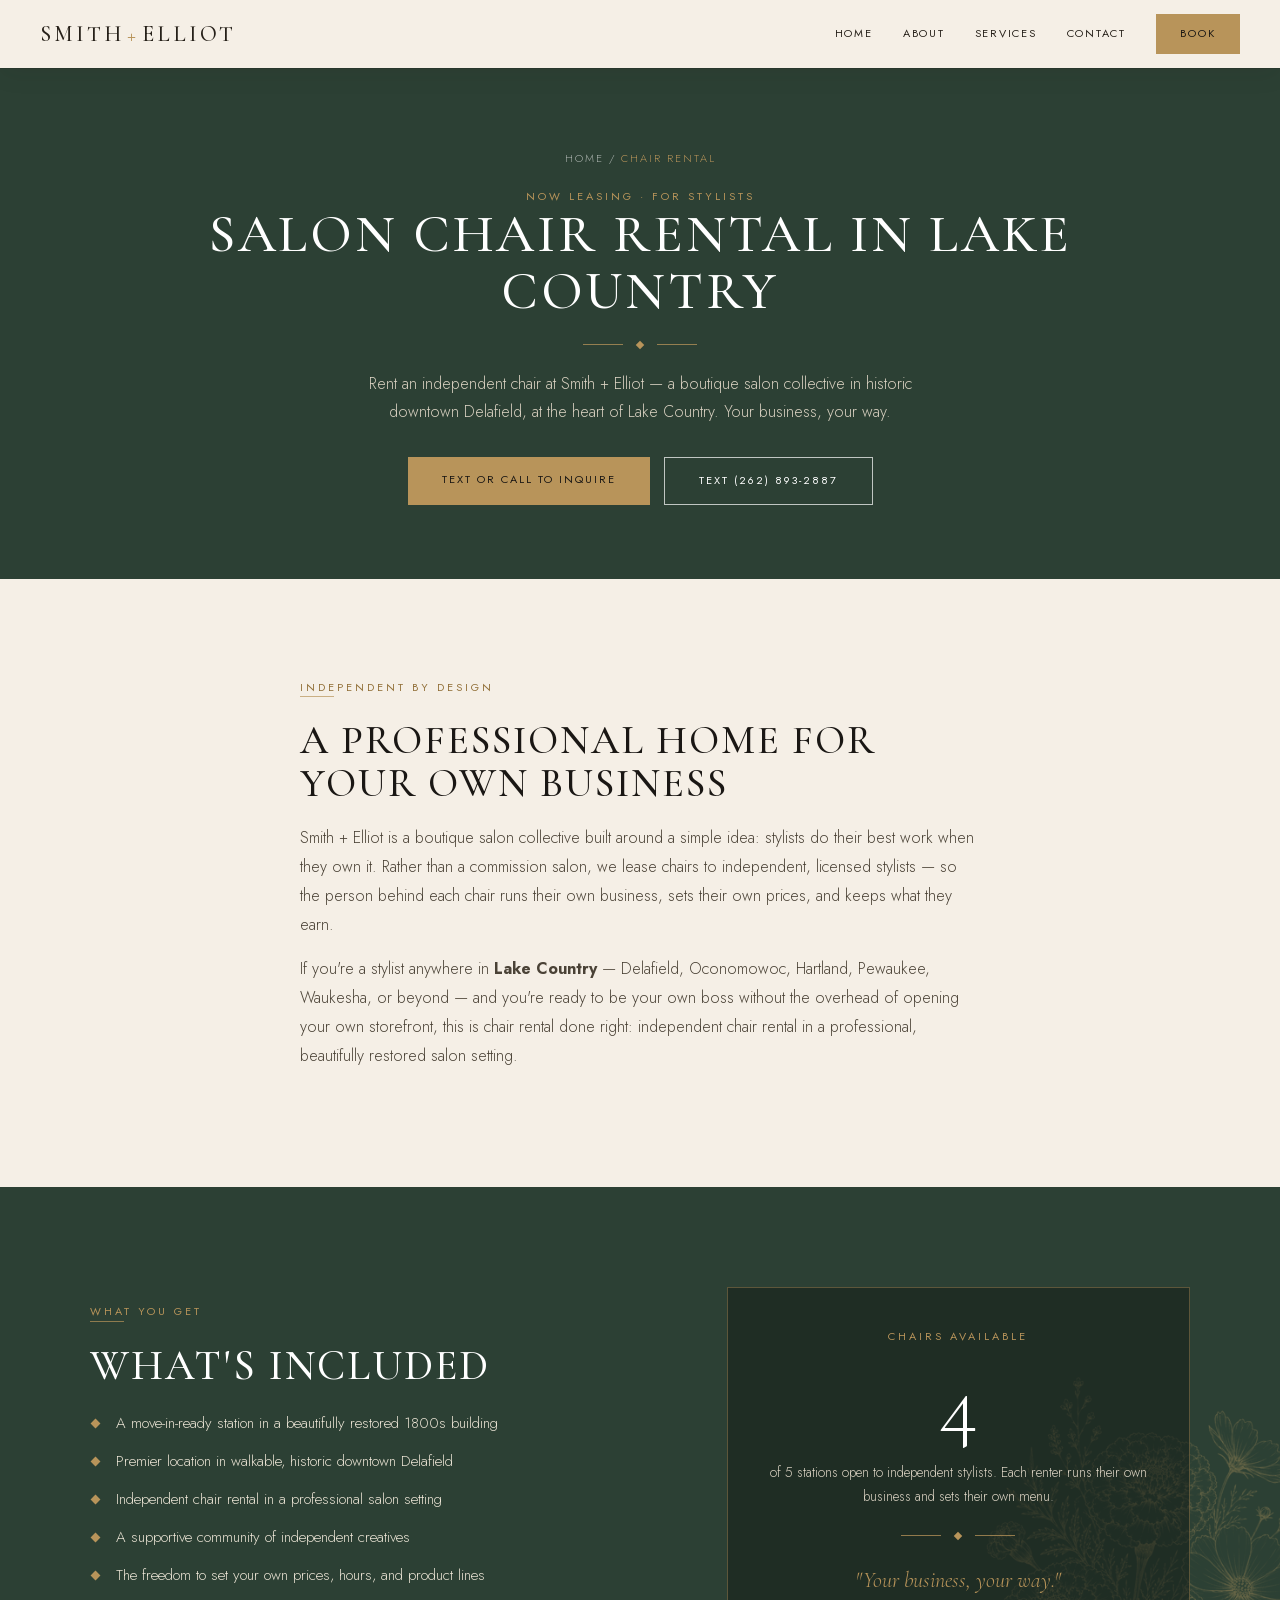
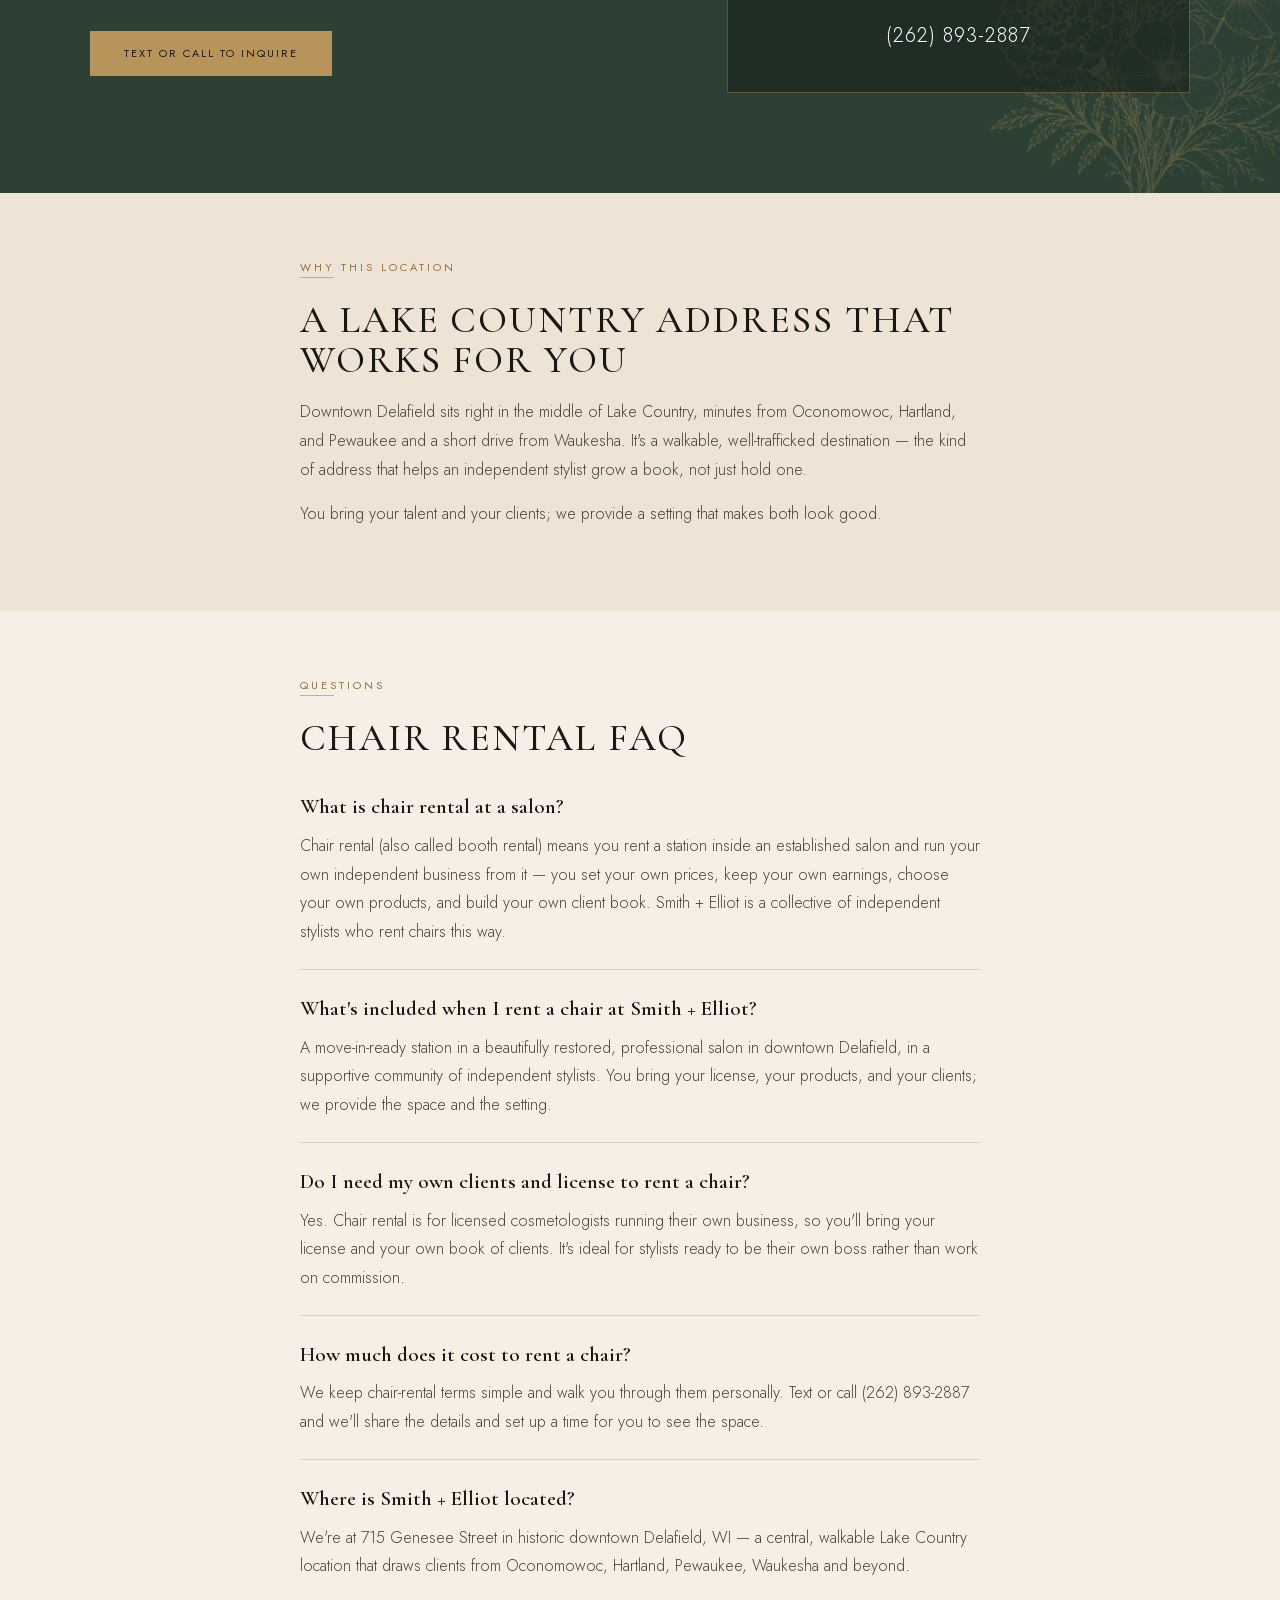
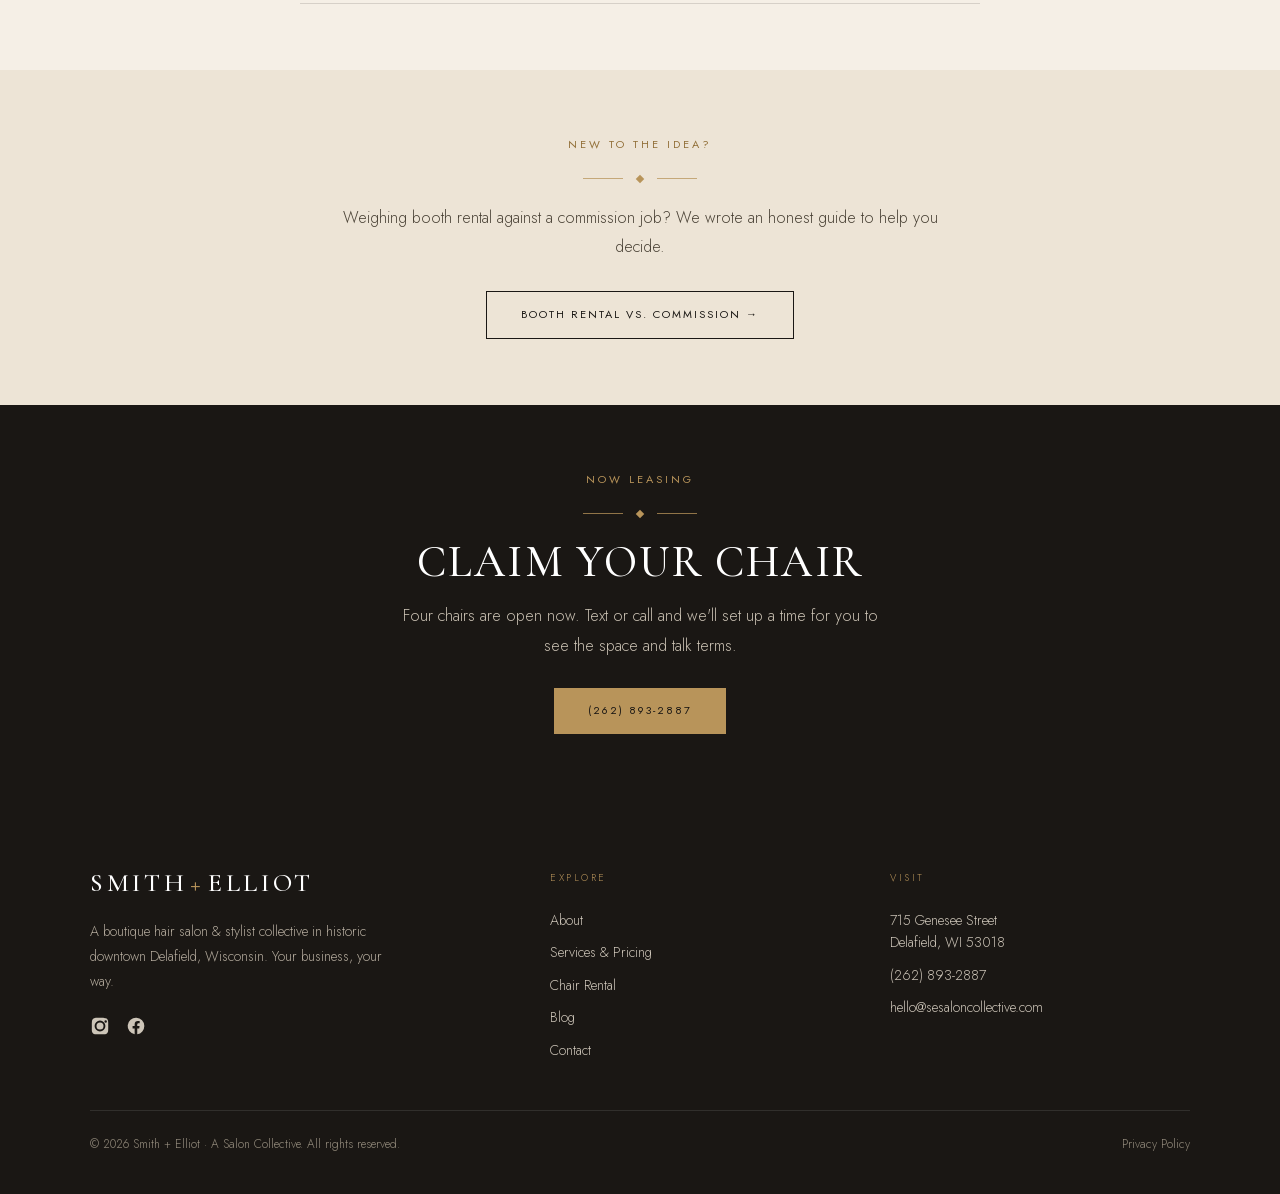
<file: chair-rental-lake-country.html>
<!DOCTYPE html>
<html lang="en">
<head>
<meta charset="utf-8">
<meta name="viewport" content="width=device-width, initial-scale=1">

<title>Salon Chair Rental in Lake Country | Smith + Elliot</title>
<meta name="description" content="Independent salon chair rental in Lake Country — rent a station at Smith + Elliot in historic downtown Delafield, WI. Your business, your way.">
<link rel="canonical" href="https://sesaloncollective.com/chair-rental-lake-country.html">
<meta name="theme-color" content="#1A1714">

<meta property="og:type" content="website">
<meta property="og:site_name" content="Smith + Elliot">
<meta property="og:title" content="Salon Chair Rental in Lake Country | Smith + Elliot">
<meta property="og:description" content="Rent an independent salon chair at Smith + Elliot in downtown Delafield — a professional home for stylists across Lake Country, WI.">
<meta property="og:url" content="https://sesaloncollective.com/chair-rental-lake-country.html">
<meta property="og:image" content="https://sesaloncollective.com/photos/chair-rentals-now-leasing.jpg">
<meta name="twitter:card" content="summary_large_image">
<meta name="twitter:title" content="Salon Chair Rental in Lake Country | Smith + Elliot">
<meta name="twitter:description" content="Rent an independent salon chair at Smith + Elliot in downtown Delafield — for stylists across Lake Country, WI.">
<meta name="twitter:image" content="https://sesaloncollective.com/photos/chair-rentals-now-leasing.jpg">

<link rel="icon" href="data:image/svg+xml,%3Csvg xmlns='http://www.w3.org/2000/svg' viewBox='0 0 32 32'%3E%3Crect width='32' height='32' fill='%231A1714'/%3E%3Ctext x='16' y='23' font-family='Georgia,serif' font-size='20' fill='%23B8945A' text-anchor='middle'%3ES%3C/text%3E%3C/svg%3E">

<link rel="preload" href="fonts/cormorant-garamond-normal-latin.woff2" as="font" type="font/woff2" crossorigin>
<link rel="preload" href="fonts/jost-normal-latin.woff2" as="font" type="font/woff2" crossorigin>
<link rel="stylesheet" href="styles.css">

<!-- Breadcrumb -->
<script type="application/ld+json">
{ "@context":"https://schema.org","@type":"BreadcrumbList","itemListElement":[
  {"@type":"ListItem","position":1,"name":"Home","item":"https://sesaloncollective.com/"},
  {"@type":"ListItem","position":2,"name":"Chair Rental","item":"https://sesaloncollective.com/chair-rental-lake-country.html"}]}
</script>
<!-- Service -->
<script type="application/ld+json">
{
  "@context":"https://schema.org","@type":"Service",
  "serviceType":"Salon Chair Rental",
  "name":"Salon Chair Rental at Smith + Elliot",
  "description":"Independent salon chair (booth) rental for licensed stylists at Smith + Elliot, a boutique salon collective in historic downtown Delafield, WI, serving the greater Lake Country area.",
  "provider":{"@type":"HairSalon","name":"Smith + Elliot","telephone":"+1-262-893-2887",
    "url":"https://sesaloncollective.com/","image":"https://sesaloncollective.com/photos/chair-rentals-now-leasing.jpg",
    "address":{"@type":"PostalAddress","streetAddress":"715 Genesee Street","addressLocality":"Delafield","addressRegion":"WI","postalCode":"53018","addressCountry":"US"},
    "geo":{"@type":"GeoCoordinates","latitude":43.061377,"longitude":-88.404404}},
  "areaServed":[
    {"@type":"Place","name":"Lake Country, Wisconsin"},
    {"@type":"City","name":"Delafield"},
    {"@type":"City","name":"Oconomowoc"},
    {"@type":"City","name":"Hartland"},
    {"@type":"City","name":"Pewaukee"},
    {"@type":"City","name":"Waukesha"}]
}
</script>
<!-- FAQ -->
<script type="application/ld+json">
{ "@context":"https://schema.org","@type":"FAQPage","mainEntity":[
  {"@type":"Question","name":"What is chair rental at a salon?","acceptedAnswer":{"@type":"Answer","text":"Chair rental (also called booth rental) means you rent a station inside an established salon and run your own independent business from it — you set your own prices, keep your own earnings, choose your own products, and build your own client book. Smith + Elliot is a collective of independent stylists who rent chairs this way."}},
  {"@type":"Question","name":"What's included when I rent a chair at Smith + Elliot?","acceptedAnswer":{"@type":"Answer","text":"A move-in-ready station in a beautifully restored, professional salon in downtown Delafield, in a supportive community of independent stylists. You bring your license, your products, and your clients; we provide the space and the setting."}},
  {"@type":"Question","name":"Do I need my own clients and license to rent a chair?","acceptedAnswer":{"@type":"Answer","text":"Yes. Chair rental is for licensed cosmetologists running their own business, so you'll bring your license and your own book of clients. It's ideal for stylists ready to be their own boss rather than work on commission."}},
  {"@type":"Question","name":"How much does it cost to rent a chair?","acceptedAnswer":{"@type":"Answer","text":"We keep chair-rental terms simple and walk you through them personally. Text or call (262) 893-2887 and we'll share the details and set up a time for you to see the space."}},
  {"@type":"Question","name":"Where is Smith + Elliot located?","acceptedAnswer":{"@type":"Answer","text":"We're at 715 Genesee Street in historic downtown Delafield, WI — a central, walkable Lake Country location that draws clients from Oconomowoc, Hartland, Pewaukee, Waukesha and beyond."}}
]}
</script>

<style>
  .page-hero { background:var(--forest); color:#fff; text-align:center; padding:150px 0 74px; }
  .rent-cols { display:grid; grid-template-columns:1fr; gap:44px; align-items:center; }
  @media (min-width:860px){ .rent-cols{ grid-template-columns:1.1fr 0.9fr; gap:70px; } }
</style>
</head>
<body>
<a href="#main" class="skip-link">Skip to content</a>

<!-- NAV -->
<nav id="site-nav" class="solid" aria-label="Primary">
  <a href="index.html" class="wordmark" style="font-size:22px;" aria-label="Smith and Elliot home">Smith<span class="plus">+</span>Elliot</a>
  <div class="desktop-nav" style="display:flex; align-items:center; gap:30px;">
    <a href="index.html" class="nav-link">Home</a>
    <a href="about.html" class="nav-link">About</a>
    <a href="services.html" class="nav-link">Services</a>
    <a href="contact.html" class="nav-link">Contact</a>
    <a href="contact.html" class="btn btn-gold" style="padding:11px 24px;">Book</a>
  </div>
  <div class="mobile-actions">
    <a class="mobile-social nav-icon" href="https://www.instagram.com/smithandelliot_saloncollective/" target="_blank" rel="noopener" aria-label="Instagram"><svg width="19" height="19" viewBox="0 0 24 24" fill="currentColor"><path d="M12 2.2c3.2 0 3.6 0 4.9.07 1.2.06 1.8.25 2.2.42.6.22 1 .48 1.4.9.4.4.7.8.9 1.4.17.4.36 1 .42 2.2.06 1.3.07 1.7.07 4.9s0 3.6-.07 4.9c-.06 1.2-.25 1.8-.42 2.2-.22.6-.48 1-.9 1.4-.4.4-.8.7-1.4.9-.4.17-1 .36-2.2.42-1.3.06-1.7.07-4.9.07s-3.6 0-4.9-.07c-1.2-.06-1.8-.25-2.2-.42-.6-.22-1-.48-1.4-.9-.4-.4-.7-.8-.9-1.4-.17-.4-.36-1-.42-2.2C2.2 15.6 2.2 15.2 2.2 12s0-3.6.07-4.9c.06-1.2.25-1.8.42-2.2.22-.6.48-1 .9-1.4.4-.4.8-.7 1.4-.9.4-.17 1-.36 2.2-.42C8.4 2.2 8.8 2.2 12 2.2Zm0 3.3A6.5 6.5 0 1 0 18.5 12 6.5 6.5 0 0 0 12 5.5Zm0 10.7A4.2 4.2 0 1 1 16.2 12 4.2 4.2 0 0 1 12 16.2Zm6.8-11a1.5 1.5 0 1 0 1.5 1.5 1.5 1.5 0 0 0-1.5-1.5Z"/></svg></a>
    <button class="mobile-trigger hamburger nav-icon" data-menu-toggle aria-label="Open menu" aria-expanded="false" aria-controls="mobile-menu"><span></span><span></span><span></span></button>
  </div>
</nav>
<div id="mobile-menu">
  <button class="hamburger" data-menu-close aria-label="Close menu" style="position:absolute; top:22px; right:22px;"><span style="transform:rotate(45deg) translate(3px,4px)"></span><span style="opacity:0"></span><span style="transform:rotate(-45deg) translate(3px,-4px)"></span></button>
  <a href="index.html" class="nav-link">Home</a>
  <a href="about.html" class="nav-link">About</a>
  <a href="services.html" class="nav-link">Services</a>
  <a href="contact.html" class="nav-link">Contact</a>
  <a href="contact.html" class="btn btn-gold">Book</a>
  <div class="menu-social">
    <a href="https://www.instagram.com/smithandelliot_saloncollective/" target="_blank" rel="noopener" aria-label="Instagram"><svg width="22" height="22" viewBox="0 0 24 24" fill="currentColor"><path d="M12 2.2c3.2 0 3.6 0 4.9.07 1.2.06 1.8.25 2.2.42.6.22 1 .48 1.4.9.4.4.7.8.9 1.4.17.4.36 1 .42 2.2.06 1.3.07 1.7.07 4.9s0 3.6-.07 4.9c-.06 1.2-.25 1.8-.42 2.2-.22.6-.48 1-.9 1.4-.4.4-.8.7-1.4.9-.4.17-1 .36-2.2.42-1.3.06-1.7.07-4.9.07s-3.6 0-4.9-.07c-1.2-.06-1.8-.25-2.2-.42-.6-.22-1-.48-1.4-.9-.4-.4-.7-.8-.9-1.4-.17-.4-.36-1-.42-2.2C2.2 15.6 2.2 15.2 2.2 12s0-3.6.07-4.9c.06-1.2.25-1.8.42-2.2.22-.6.48-1 .9-1.4.4-.4.8-.7 1.4-.9.4-.17 1-.36 2.2-.42C8.4 2.2 8.8 2.2 12 2.2Zm0 3.3A6.5 6.5 0 1 0 18.5 12 6.5 6.5 0 0 0 12 5.5Zm0 10.7A4.2 4.2 0 1 1 16.2 12 4.2 4.2 0 0 1 12 16.2Zm6.8-11a1.5 1.5 0 1 0 1.5 1.5 1.5 1.5 0 0 0-1.5-1.5Z"/></svg></a>
    <a href="https://www.facebook.com/" target="_blank" rel="noopener" aria-label="Facebook"><svg width="22" height="22" viewBox="0 0 24 24" fill="currentColor"><path d="M22 12a10 10 0 1 0-11.6 9.9v-7H7.9V12h2.5V9.8c0-2.5 1.5-3.9 3.8-3.9 1.1 0 2.2.2 2.2.2v2.5h-1.3c-1.2 0-1.6.75-1.6 1.5V12h2.8l-.45 2.9h-2.35v7A10 10 0 0 0 22 12Z"/></svg></a>
  </div>
</div>

<main id="main">

<!-- PAGE HERO -->
<header class="page-hero">
  <div class="section-wrap">
    <nav aria-label="Breadcrumb" style="font-size:11px; letter-spacing:2px; text-transform:uppercase; color:rgba(255,255,255,0.6); margin-bottom:20px;">
      <a href="index.html" style="color:rgba(255,255,255,0.6); text-decoration:none;">Home</a> <span aria-hidden="true">/</span> <span aria-current="page" style="color:var(--gold);">Chair Rental</span>
    </nav>
    <span class="sup" style="color:var(--gold);">Now Leasing · For Stylists</span>
    <h1 class="display" style="font-size:clamp(30px,5vw,54px);">Salon Chair Rental in Lake Country</h1>
    <div class="diamond-rule center"><span class="dot"></span></div>
    <p style="max-width:58ch; margin:0 auto; color:#d8d0c0; font-size:16px; line-height:1.8;">Rent an independent chair at Smith + Elliot — a boutique salon collective in historic downtown Delafield, at the heart of Lake Country. Your business, your way.</p>
    <div style="display:flex; gap:14px; flex-wrap:wrap; justify-content:center; margin-top:30px;">
      <a href="tel:+12628932887" class="btn btn-gold">Text or Call to Inquire</a>
      <a href="sms:+12628932887" class="btn btn-outline-white">Text (262) 893-2887</a>
    </div>
  </div>
</header>

<!-- INTRO -->
<section class="section-pad" style="background:var(--cream);">
  <div class="section-wrap" style="max-width:760px;">
    <div class="fade-up">
      <span class="sup">Independent by Design</span>
      <div class="gold-rule"></div>
      <h2 class="display" style="font-size:clamp(26px,3.8vw,40px); color:var(--black);">A Professional Home for Your Own Business</h2>
      <p class="lead" style="margin-top:20px;">Smith + Elliot is a boutique salon collective built around a simple idea: stylists do their best work when they own it. Rather than a commission salon, we lease chairs to independent, licensed stylists — so the person behind each chair runs their own business, sets their own prices, and keeps what they earn.</p>
      <p class="lead">If you're a stylist anywhere in <strong>Lake Country</strong> — Delafield, Oconomowoc, Hartland, Pewaukee, Waukesha, or beyond — and you're ready to be your own boss without the overhead of opening your own storefront, this is chair rental done right: independent chair rental in a professional, beautifully restored salon setting.</p>
    </div>
  </div>
</section>

<!-- WHAT'S INCLUDED + AVAILABILITY -->
<section class="section-pad has-botanical" style="background:var(--forest); color:#eae3d4;">
  <img class="botanical right on-dark" src="photos/botanical-motif-gold.webp" alt="" aria-hidden="true" loading="lazy">
  <div class="section-wrap">
    <div class="rent-cols">
      <div class="fade-up">
        <span class="sup" style="color:var(--gold);">What You Get</span>
        <div class="gold-rule"></div>
        <h2 class="display" style="font-size:clamp(26px,4vw,42px); color:#fff;">What's Included</h2>
        <ul class="feature-list" style="color:#eae3d4; margin-top:22px; max-width:52ch;">
          <li>A move-in-ready station in a beautifully restored 1800s building</li>
          <li>Premier location in walkable, historic downtown Delafield</li>
          <li>Independent chair rental in a professional salon setting</li>
          <li>A supportive community of independent creatives</li>
          <li>The freedom to set your own prices, hours, and product lines</li>
        </ul>
        <div style="display:flex; gap:14px; flex-wrap:wrap; margin-top:30px;">
          <a href="tel:+12628932887" class="btn btn-gold">Text or Call to Inquire</a>
        </div>
      </div>
      <div class="fade-up" style="border:1px solid rgba(184,148,90,0.4); padding:40px 34px; text-align:center; background:rgba(20,30,24,0.55);">
        <span class="sup" style="color:var(--gold);">Chairs Available</span>
        <div style="font-family:'Cormorant Garamond',serif; font-size:88px; line-height:1; color:#fff; margin:14px 0;">4</div>
        <p style="color:#d8d0c0; font-size:14px; line-height:1.7;">of 5 stations open to independent stylists. Each renter runs their own business and sets their own menu.</p>
        <div class="diamond-rule center" style="margin:24px 0;"><span class="dot"></span></div>
        <p style="font-family:'Cormorant Garamond',serif; font-style:italic; font-size:22px; color:var(--gold);">"Your business, your way."</p>
        <a href="tel:+12628932887" style="display:block; margin-top:18px; color:#fff; font-size:20px; letter-spacing:1px; text-decoration:none;">(262) 893-2887</a>
      </div>
    </div>
  </div>
</section>

<!-- WHY LAKE COUNTRY -->
<section class="section-pad-sm" style="background:var(--cream-alt);">
  <div class="section-wrap" style="max-width:760px;">
    <div class="fade-up">
      <span class="sup">Why This Location</span>
      <div class="gold-rule"></div>
      <h2 class="display" style="font-size:clamp(26px,3.6vw,38px); color:var(--black);">A Lake Country Address That Works for You</h2>
      <p class="lead" style="margin-top:18px;">Downtown Delafield sits right in the middle of Lake Country, minutes from Oconomowoc, Hartland, and Pewaukee and a short drive from Waukesha. It's a walkable, well-trafficked destination — the kind of address that helps an independent stylist grow a book, not just hold one.</p>
      <p class="lead">You bring your talent and your clients; we provide a setting that makes both look good.</p>
    </div>
  </div>
</section>

<!-- FAQ -->
<section class="section-pad-sm" style="background:var(--cream);">
  <div class="section-wrap" style="max-width:760px;">
    <div class="fade-up">
      <span class="sup">Questions</span>
      <div class="gold-rule"></div>
      <h2 class="display" style="font-size:clamp(26px,3.6vw,38px); color:var(--black); margin-bottom:10px;">Chair Rental FAQ</h2>
      <div class="faq-item"><h3>What is chair rental at a salon?</h3><p>Chair rental (also called booth rental) means you rent a station inside an established salon and run your own independent business from it — you set your own prices, keep your own earnings, choose your own products, and build your own client book. Smith + Elliot is a collective of independent stylists who rent chairs this way.</p></div>
      <div class="faq-item"><h3>What's included when I rent a chair at Smith + Elliot?</h3><p>A move-in-ready station in a beautifully restored, professional salon in downtown Delafield, in a supportive community of independent stylists. You bring your license, your products, and your clients; we provide the space and the setting.</p></div>
      <div class="faq-item"><h3>Do I need my own clients and license to rent a chair?</h3><p>Yes. Chair rental is for licensed cosmetologists running their own business, so you'll bring your license and your own book of clients. It's ideal for stylists ready to be their own boss rather than work on commission.</p></div>
      <div class="faq-item"><h3>How much does it cost to rent a chair?</h3><p>We keep chair-rental terms simple and walk you through them personally. Text or call (262) 893-2887 and we'll share the details and set up a time for you to see the space.</p></div>
      <div class="faq-item"><h3>Where is Smith + Elliot located?</h3><p>We're at 715 Genesee Street in historic downtown Delafield, WI — a central, walkable Lake Country location that draws clients from Oconomowoc, Hartland, Pewaukee, Waukesha and beyond.</p></div>
    </div>
  </div>
</section>

<!-- NEW TO BOOTH RENTAL -->
<section class="section-pad-sm" style="background:var(--cream-alt);">
  <div class="section-wrap fade-up" style="max-width:680px; text-align:center;">
    <span class="sup">New to the idea?</span>
    <div class="diamond-rule center"><span class="dot"></span></div>
    <p class="lead">Weighing booth rental against a commission job? We wrote an honest guide to help you decide.</p>
    <a href="blog/booth-rental-vs-commission.html" class="btn btn-outline-dark" style="margin-top:14px;">Booth Rental vs. Commission →</a>
  </div>
</section>

<!-- CTA -->
<section class="section-pad-sm" style="background:var(--black); color:#e7e0d3; text-align:center;">
  <div class="section-wrap fade-up" style="max-width:680px;">
    <span class="sup" style="color:var(--gold);">Now Leasing</span>
    <div class="diamond-rule center"><span class="dot"></span></div>
    <h2 class="display" style="font-size:clamp(26px,4vw,44px); color:#fff;">Claim Your Chair</h2>
    <p style="color:#c9c0b2; font-size:16px; line-height:1.85; margin:16px auto 28px; max-width:50ch;">Four chairs are open now. Text or call and we'll set up a time for you to see the space and talk terms.</p>
    <a href="tel:+12628932887" class="btn btn-gold">(262) 893-2887</a>
  </div>
</section>

</main>

<!-- FOOTER -->
<footer class="site-footer">
  <div class="section-wrap" style="padding-top:70px; padding-bottom:40px;">
    <div class="footer-grid">
      <div>
        <span class="wordmark" style="font-size:26px; color:#fff;">Smith<span class="plus">+</span>Elliot</span>
        <p style="margin-top:20px; font-size:14px; line-height:1.8; color:#b3aa9c; max-width:34ch;">A boutique hair salon &amp; stylist collective in historic downtown Delafield, Wisconsin. Your business, your way.</p>
        <div style="display:flex; gap:16px; margin-top:22px;">
          <a href="https://www.instagram.com/smithandelliot_saloncollective/" target="_blank" rel="noopener" aria-label="Instagram"><svg width="20" height="20" viewBox="0 0 24 24" fill="currentColor"><path d="M12 2.2c3.2 0 3.6 0 4.9.07 1.2.06 1.8.25 2.2.42.6.22 1 .48 1.4.9.4.4.7.8.9 1.4.17.4.36 1 .42 2.2.06 1.3.07 1.7.07 4.9s0 3.6-.07 4.9c-.06 1.2-.25 1.8-.42 2.2-.22.6-.48 1-.9 1.4-.4.4-.8.7-1.4.9-.4.17-1 .36-2.2.42-1.3.06-1.7.07-4.9.07s-3.6 0-4.9-.07c-1.2-.06-1.8-.25-2.2-.42-.6-.22-1-.48-1.4-.9-.4-.4-.7-.8-.9-1.4-.17-.4-.36-1-.42-2.2C2.2 15.6 2.2 15.2 2.2 12s0-3.6.07-4.9c.06-1.2.25-1.8.42-2.2.22-.6.48-1 .9-1.4.4-.4.8-.7 1.4-.9.4-.17 1-.36 2.2-.42C8.4 2.2 8.8 2.2 12 2.2Zm0 3.3A6.5 6.5 0 1 0 18.5 12 6.5 6.5 0 0 0 12 5.5Zm0 10.7A4.2 4.2 0 1 1 16.2 12 4.2 4.2 0 0 1 12 16.2Zm6.8-11a1.5 1.5 0 1 0 1.5 1.5 1.5 1.5 0 0 0-1.5-1.5Z"/></svg></a>
          <a href="https://www.facebook.com/" target="_blank" rel="noopener" aria-label="Facebook"><svg width="20" height="20" viewBox="0 0 24 24" fill="currentColor"><path d="M22 12a10 10 0 1 0-11.6 9.9v-7H7.9V12h2.5V9.8c0-2.5 1.5-3.9 3.8-3.9 1.1 0 2.2.2 2.2.2v2.5h-1.3c-1.2 0-1.6.75-1.6 1.5V12h2.8l-.45 2.9h-2.35v7A10 10 0 0 0 22 12Z"/></svg></a>
        </div>
      </div>
      <div>
        <div class="footer-heading">Explore</div>
        <a href="about.html" class="footer-link">About</a>
        <a href="services.html" class="footer-link">Services &amp; Pricing</a>
        <a href="chair-rental-lake-country.html" class="footer-link">Chair Rental</a>
        <a href="blog.html" class="footer-link">Blog</a>
        <a href="contact.html" class="footer-link">Contact</a>
      </div>
      <div>
        <div class="footer-heading">Visit</div>
        <a href="https://maps.google.com/?q=715+Genesee+Street+Delafield+WI+53018" target="_blank" rel="noopener" class="footer-link">715 Genesee Street<br>Delafield, WI 53018</a>
        <a href="tel:+12628932887" class="footer-link">(262) 893-2887</a>
        <a href="mailto:hello@sesaloncollective.com" class="footer-link">hello@sesaloncollective.com</a>
      </div>
    </div>
    <div style="border-top:1px solid rgba(255,255,255,0.1); margin-top:44px; padding-top:24px; display:flex; flex-wrap:wrap; gap:12px; justify-content:space-between; font-size:12px; color:#8a8274;">
      <span>© 2026 Smith + Elliot · A Salon Collective. All rights reserved.</span>
      <a href="privacy.html" style="color:#8a8274;">Privacy Policy</a>
    </div>
  </div>
</footer>

<script src="main.js"></script>
</body>
</html>
</file>
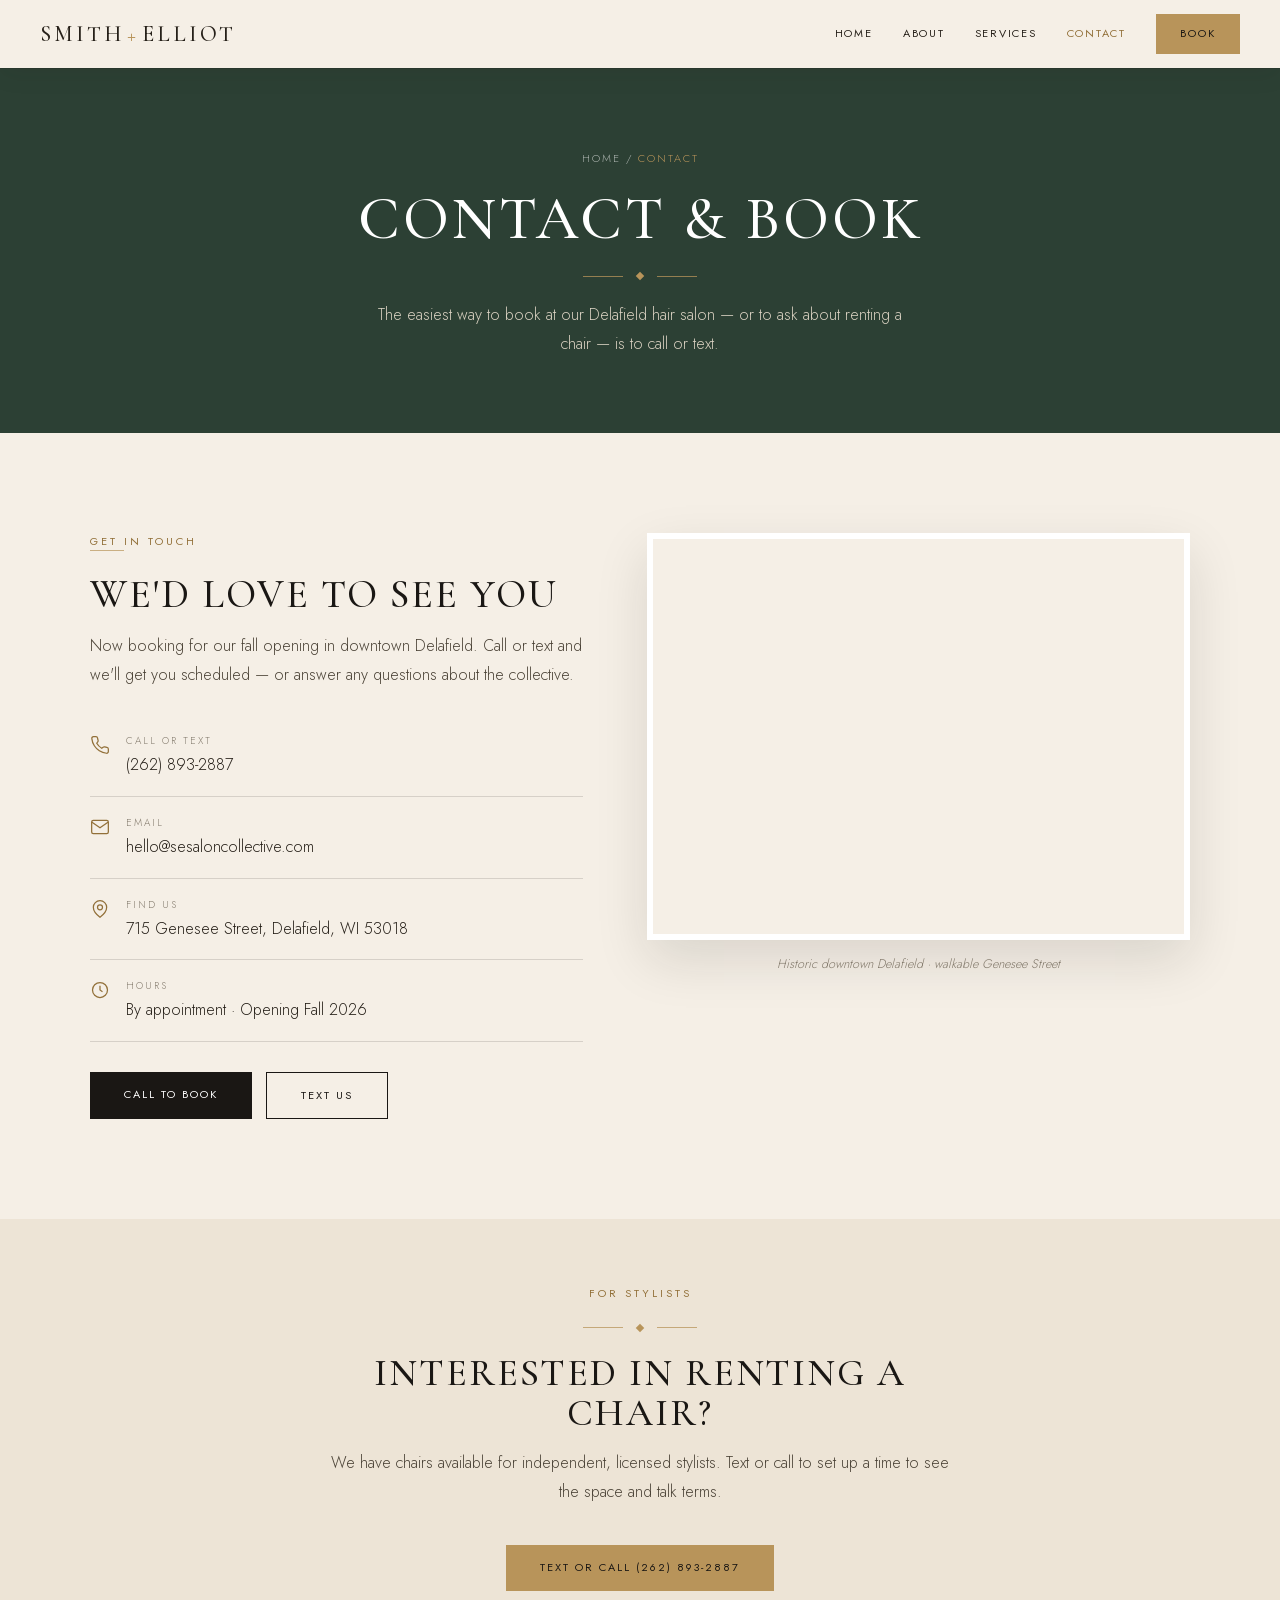
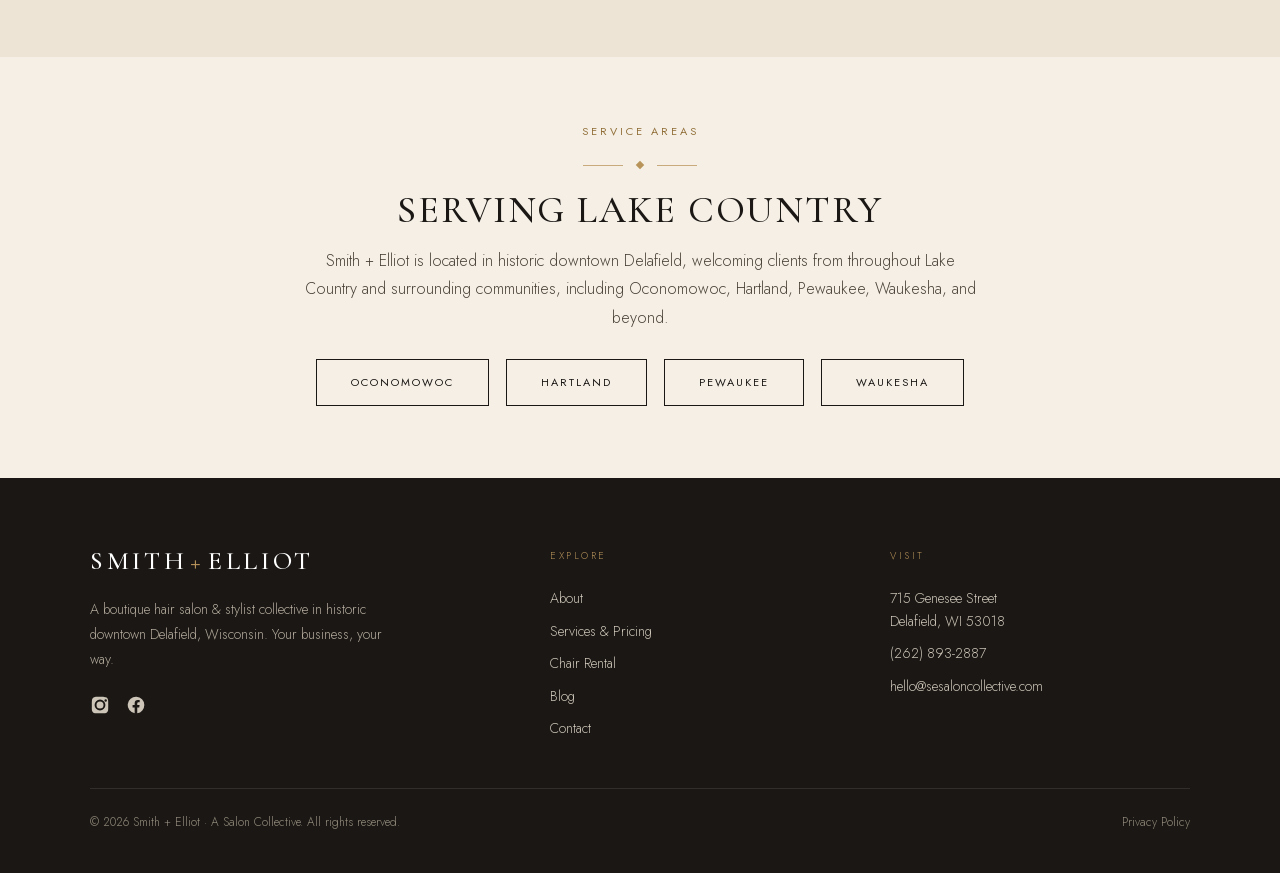
<file: contact.html>
<!DOCTYPE html>
<html lang="en">
<head>
<meta charset="utf-8">
<meta name="viewport" content="width=device-width, initial-scale=1">

<title>Contact &amp; Book | Smith + Elliot Hair Salon, Delafield WI</title>
<meta name="description" content="Contact Smith + Elliot hair salon in downtown Delafield, WI. Call or text (262) 893-2887 to book an appointment or ask about renting a chair. Location &amp; hours here.">
<link rel="canonical" href="https://sesaloncollective.com/contact.html">
<meta name="theme-color" content="#1A1714">

<meta property="og:type" content="website">
<meta property="og:site_name" content="Smith + Elliot">
<meta property="og:title" content="Contact &amp; Book | Smith + Elliot, Delafield WI">
<meta property="og:description" content="Call or text (262) 893-2887 to book at Smith + Elliot in downtown Delafield, WI, or ask about renting a chair.">
<meta property="og:url" content="https://sesaloncollective.com/contact.html">
<meta property="og:image" content="https://sesaloncollective.com/photos/salon-building-delafield.jpg">
<meta name="twitter:card" content="summary_large_image">
<meta name="twitter:title" content="Contact &amp; Book | Smith + Elliot, Delafield WI">
<meta name="twitter:description" content="Call or text (262) 893-2887 to book at Smith + Elliot in downtown Delafield, WI.">
<meta name="twitter:image" content="https://sesaloncollective.com/photos/salon-building-delafield.jpg">

<link rel="icon" href="data:image/svg+xml,%3Csvg xmlns='http://www.w3.org/2000/svg' viewBox='0 0 32 32'%3E%3Crect width='32' height='32' fill='%231A1714'/%3E%3Ctext x='16' y='23' font-family='Georgia,serif' font-size='20' fill='%23B8945A' text-anchor='middle'%3ES%3C/text%3E%3C/svg%3E">

<link rel="preload" href="fonts/cormorant-garamond-normal-latin.woff2" as="font" type="font/woff2" crossorigin>
<link rel="preload" href="fonts/jost-normal-latin.woff2" as="font" type="font/woff2" crossorigin>
<link rel="stylesheet" href="styles.css">

<script type="application/ld+json">
{ "@context":"https://schema.org","@type":"BreadcrumbList","itemListElement":[
  {"@type":"ListItem","position":1,"name":"Home","item":"https://sesaloncollective.com/"},
  {"@type":"ListItem","position":2,"name":"Contact","item":"https://sesaloncollective.com/contact.html"}]}
</script>
<script type="application/ld+json">
{ "@context":"https://schema.org","@type":"HairSalon","name":"Smith + Elliot",
  "url":"https://sesaloncollective.com/contact.html","telephone":"+1-262-893-2887",
  "email":"hello@sesaloncollective.com","priceRange":"$$",
  "address":{"@type":"PostalAddress","streetAddress":"715 Genesee Street","addressLocality":"Delafield","addressRegion":"WI","postalCode":"53018","addressCountry":"US"},
  "geo":{"@type":"GeoCoordinates","latitude":43.061377,"longitude":-88.404404},
  "hasMap":"https://maps.google.com/?q=715+Genesee+Street+Delafield+WI+53018" }
</script>

<style>
  .page-hero { background:var(--forest); color:#fff; text-align:center; padding:150px 0 74px; }
  .contact-cols { display:grid; grid-template-columns:1fr; gap:52px; align-items:start; }
  @media (min-width:860px){ .contact-cols{ grid-template-columns:1fr 1.1fr; gap:64px; } }
  .map-frame { width:100%; aspect-ratio:4/3; border:6px solid #fff; box-shadow:0 20px 50px rgba(26,23,20,0.12); }
  .map-frame iframe { width:100%; height:100%; border:0; display:block; }
</style>
</head>
<body>
<a href="#main" class="skip-link">Skip to content</a>

<!-- NAV -->
<nav id="site-nav" class="solid" aria-label="Primary">
  <a href="index.html" class="wordmark" style="font-size:22px;" aria-label="Smith and Elliot home">Smith<span class="plus">+</span>Elliot</a>
  <div class="desktop-nav" style="display:flex; align-items:center; gap:30px;">
    <a href="index.html" class="nav-link">Home</a>
    <a href="about.html" class="nav-link">About</a>
    <a href="services.html" class="nav-link">Services</a>
    <a href="contact.html" class="nav-link active">Contact</a>
    <a href="contact.html" class="btn btn-gold" style="padding:11px 24px;">Book</a>
  </div>
  <div class="mobile-actions">
    <a class="mobile-social nav-icon" href="https://www.instagram.com/smithandelliot_saloncollective/" target="_blank" rel="noopener" aria-label="Instagram"><svg width="19" height="19" viewBox="0 0 24 24" fill="currentColor"><path d="M12 2.2c3.2 0 3.6 0 4.9.07 1.2.06 1.8.25 2.2.42.6.22 1 .48 1.4.9.4.4.7.8.9 1.4.17.4.36 1 .42 2.2.06 1.3.07 1.7.07 4.9s0 3.6-.07 4.9c-.06 1.2-.25 1.8-.42 2.2-.22.6-.48 1-.9 1.4-.4.4-.8.7-1.4.9-.4.17-1 .36-2.2.42-1.3.06-1.7.07-4.9.07s-3.6 0-4.9-.07c-1.2-.06-1.8-.25-2.2-.42-.6-.22-1-.48-1.4-.9-.4-.4-.7-.8-.9-1.4-.17-.4-.36-1-.42-2.2C2.2 15.6 2.2 15.2 2.2 12s0-3.6.07-4.9c.06-1.2.25-1.8.42-2.2.22-.6.48-1 .9-1.4.4-.4.8-.7 1.4-.9.4-.17 1-.36 2.2-.42C8.4 2.2 8.8 2.2 12 2.2Zm0 3.3A6.5 6.5 0 1 0 18.5 12 6.5 6.5 0 0 0 12 5.5Zm0 10.7A4.2 4.2 0 1 1 16.2 12 4.2 4.2 0 0 1 12 16.2Zm6.8-11a1.5 1.5 0 1 0 1.5 1.5 1.5 1.5 0 0 0-1.5-1.5Z"/></svg></a>
    <button class="mobile-trigger hamburger nav-icon" data-menu-toggle aria-label="Open menu" aria-expanded="false" aria-controls="mobile-menu"><span></span><span></span><span></span></button>
  </div>
</nav>
<div id="mobile-menu">
  <button class="hamburger" data-menu-close aria-label="Close menu" style="position:absolute; top:22px; right:22px;"><span style="transform:rotate(45deg) translate(3px,4px)"></span><span style="opacity:0"></span><span style="transform:rotate(-45deg) translate(3px,-4px)"></span></button>
  <a href="index.html" class="nav-link">Home</a>
  <a href="about.html" class="nav-link">About</a>
  <a href="services.html" class="nav-link">Services</a>
  <a href="contact.html" class="nav-link">Contact</a>
  <a href="contact.html" class="btn btn-gold">Book</a>
  <div class="menu-social">
    <a href="https://www.instagram.com/smithandelliot_saloncollective/" target="_blank" rel="noopener" aria-label="Instagram"><svg width="22" height="22" viewBox="0 0 24 24" fill="currentColor"><path d="M12 2.2c3.2 0 3.6 0 4.9.07 1.2.06 1.8.25 2.2.42.6.22 1 .48 1.4.9.4.4.7.8.9 1.4.17.4.36 1 .42 2.2.06 1.3.07 1.7.07 4.9s0 3.6-.07 4.9c-.06 1.2-.25 1.8-.42 2.2-.22.6-.48 1-.9 1.4-.4.4-.8.7-1.4.9-.4.17-1 .36-2.2.42-1.3.06-1.7.07-4.9.07s-3.6 0-4.9-.07c-1.2-.06-1.8-.25-2.2-.42-.6-.22-1-.48-1.4-.9-.4-.4-.7-.8-.9-1.4-.17-.4-.36-1-.42-2.2C2.2 15.6 2.2 15.2 2.2 12s0-3.6.07-4.9c.06-1.2.25-1.8.42-2.2.22-.6.48-1 .9-1.4.4-.4.8-.7 1.4-.9.4-.17 1-.36 2.2-.42C8.4 2.2 8.8 2.2 12 2.2Zm0 3.3A6.5 6.5 0 1 0 18.5 12 6.5 6.5 0 0 0 12 5.5Zm0 10.7A4.2 4.2 0 1 1 16.2 12 4.2 4.2 0 0 1 12 16.2Zm6.8-11a1.5 1.5 0 1 0 1.5 1.5 1.5 1.5 0 0 0-1.5-1.5Z"/></svg></a>
    <a href="https://www.facebook.com/" target="_blank" rel="noopener" aria-label="Facebook"><svg width="22" height="22" viewBox="0 0 24 24" fill="currentColor"><path d="M22 12a10 10 0 1 0-11.6 9.9v-7H7.9V12h2.5V9.8c0-2.5 1.5-3.9 3.8-3.9 1.1 0 2.2.2 2.2.2v2.5h-1.3c-1.2 0-1.6.75-1.6 1.5V12h2.8l-.45 2.9h-2.35v7A10 10 0 0 0 22 12Z"/></svg></a>
  </div>
</div>

<main id="main">

<!-- PAGE HERO -->
<header class="page-hero">
  <div class="section-wrap">
    <nav aria-label="Breadcrumb" style="font-size:11px; letter-spacing:2px; text-transform:uppercase; color:rgba(255,255,255,0.6); margin-bottom:20px;">
      <a href="index.html" style="color:rgba(255,255,255,0.6); text-decoration:none;">Home</a> <span aria-hidden="true">/</span> <span aria-current="page" style="color:var(--gold);">Contact</span>
    </nav>
    <h1 class="display" style="font-size:clamp(34px,5.5vw,60px);">Contact &amp; Book</h1>
    <div class="diamond-rule center"><span class="dot"></span></div>
    <p style="max-width:54ch; margin:0 auto; color:#d8d0c0; font-size:16px; line-height:1.8;">The easiest way to book at our Delafield hair salon — or to ask about renting a chair — is to call or text.</p>
  </div>
</header>

<!-- CONTACT -->
<section class="section-pad" style="background:var(--cream);">
  <div class="section-wrap">
    <div class="contact-cols">

      <div class="fade-up">
        <span class="sup">Get in Touch</span>
        <div class="gold-rule"></div>
        <h2 class="display" style="font-size:clamp(26px,3.6vw,40px); color:var(--black);">We'd Love to See You</h2>
        <p class="lead" style="margin-top:16px;">Now booking for our fall opening in downtown Delafield. Call or text and we'll get you scheduled — or answer any questions about the collective.</p>

        <div style="margin-top:26px;">
          <div class="detail-row">
            <span class="icon"><svg width="20" height="20" viewBox="0 0 24 24" fill="none" stroke="currentColor" stroke-width="1.5"><path d="M22 16.9v3a2 2 0 0 1-2.2 2 19.8 19.8 0 0 1-8.6-3 19.5 19.5 0 0 1-6-6 19.8 19.8 0 0 1-3-8.6A2 2 0 0 1 4.1 2h3a2 2 0 0 1 2 1.7c.1.9.3 1.8.6 2.6a2 2 0 0 1-.5 2.1L8.1 9.9a16 16 0 0 0 6 6l1.5-1.1a2 2 0 0 1 2.1-.5c.8.3 1.7.5 2.6.6a2 2 0 0 1 1.7 2Z"/></svg></span>
            <div><div class="label">Call or Text</div><a href="tel:+12628932887">(262) 893-2887</a></div>
          </div>
          <div class="detail-row">
            <span class="icon"><svg width="20" height="20" viewBox="0 0 24 24" fill="none" stroke="currentColor" stroke-width="1.5"><rect x="2" y="4" width="20" height="16" rx="2"/><path d="m2 6 10 7L22 6"/></svg></span>
            <div><div class="label">Email</div><a href="mailto:hello@sesaloncollective.com">hello@sesaloncollective.com</a></div>
          </div>
          <div class="detail-row">
            <span class="icon"><svg width="20" height="20" viewBox="0 0 24 24" fill="none" stroke="currentColor" stroke-width="1.5"><path d="M20 10c0 6-8 12-8 12s-8-6-8-12a8 8 0 0 1 16 0Z"/><circle cx="12" cy="10" r="3"/></svg></span>
            <div><div class="label">Find Us</div><a href="https://maps.google.com/?q=715+Genesee+Street+Delafield+WI+53018" target="_blank" rel="noopener">715 Genesee Street, Delafield, WI 53018</a></div>
          </div>
          <div class="detail-row">
            <span class="icon"><svg width="20" height="20" viewBox="0 0 24 24" fill="none" stroke="currentColor" stroke-width="1.5"><circle cx="12" cy="12" r="9"/><path d="M12 7v5l3 2"/></svg></span>
            <div><div class="label">Hours</div><span>By appointment · Opening Fall 2026</span></div>
          </div>
        </div>

        <div style="display:flex; gap:14px; flex-wrap:wrap; margin-top:30px;">
          <a href="tel:+12628932887" class="btn btn-dark">Call to Book</a>
          <a href="sms:+12628932887" class="btn btn-outline-dark">Text Us</a>
        </div>
      </div>

      <div class="fade-up">
        <div class="map-frame">
          <iframe
            title="Map to Smith + Elliot in Delafield, WI"
            src="https://www.google.com/maps?q=715+Genesee+Street+Delafield+WI+53018&output=embed"
            loading="lazy" referrerpolicy="no-referrer-when-downgrade"></iframe>
        </div>
        <p style="text-align:center; font-size:12.5px; color:var(--muted); font-style:italic; margin-top:14px;">Historic downtown Delafield · walkable Genesee Street</p>
      </div>

    </div>
  </div>
</section>

<!-- STYLIST CTA -->
<section class="section-pad-sm" style="background:var(--cream-alt);">
  <div class="section-wrap fade-up" style="max-width:720px; text-align:center;">
    <span class="sup">For Stylists</span>
    <div class="diamond-rule center"><span class="dot"></span></div>
    <h2 class="display" style="font-size:clamp(26px,3.6vw,38px); color:var(--black);">Interested in Renting a Chair?</h2>
    <p class="lead" style="margin-top:16px;">We have chairs available for independent, licensed stylists. Text or call to set up a time to see the space and talk terms.</p>
    <a href="tel:+12628932887" class="btn btn-gold" style="margin-top:22px;">Text or Call (262) 893-2887</a>
  </div>
</section>

<!-- AREAS WE SERVE -->
<section id="areas" class="section-pad-sm" style="background:var(--cream); text-align:center;">
  <div class="section-wrap fade-up" style="max-width:760px;">
    <span class="sup">Service Areas</span>
    <div class="diamond-rule center"><span class="dot"></span></div>
    <h2 class="display" style="font-size:clamp(26px,3.6vw,38px); color:var(--black);">Serving Lake Country</h2>
    <p class="lead" style="margin-top:16px;">Smith + Elliot is located in historic downtown Delafield, welcoming clients from throughout Lake Country and surrounding communities, including Oconomowoc, Hartland, Pewaukee, Waukesha, and beyond.</p>
    <div style="margin-top:20px;">
      <a href="areas/hair-salon-oconomowoc-wi.html" class="btn btn-outline-dark" style="margin:6px;">Oconomowoc</a>
      <a href="areas/hair-salon-hartland-wi.html" class="btn btn-outline-dark" style="margin:6px;">Hartland</a>
      <a href="areas/hair-salon-pewaukee-wi.html" class="btn btn-outline-dark" style="margin:6px;">Pewaukee</a>
      <a href="areas/hair-salon-waukesha-wi.html" class="btn btn-outline-dark" style="margin:6px;">Waukesha</a>
    </div>
  </div>
</section>

</main>

<!-- FOOTER -->
<footer class="site-footer">
  <div class="section-wrap" style="padding-top:70px; padding-bottom:40px;">
    <div class="footer-grid">
      <div>
        <span class="wordmark" style="font-size:26px; color:#fff;">Smith<span class="plus">+</span>Elliot</span>
        <p style="margin-top:20px; font-size:14px; line-height:1.8; color:#b3aa9c; max-width:34ch;">A boutique hair salon &amp; stylist collective in historic downtown Delafield, Wisconsin. Your business, your way.</p>
        <div style="display:flex; gap:16px; margin-top:22px;">
          <a href="https://www.instagram.com/smithandelliot_saloncollective/" target="_blank" rel="noopener" aria-label="Instagram"><svg width="20" height="20" viewBox="0 0 24 24" fill="currentColor"><path d="M12 2.2c3.2 0 3.6 0 4.9.07 1.2.06 1.8.25 2.2.42.6.22 1 .48 1.4.9.4.4.7.8.9 1.4.17.4.36 1 .42 2.2.06 1.3.07 1.7.07 4.9s0 3.6-.07 4.9c-.06 1.2-.25 1.8-.42 2.2-.22.6-.48 1-.9 1.4-.4.4-.8.7-1.4.9-.4.17-1 .36-2.2.42-1.3.06-1.7.07-4.9.07s-3.6 0-4.9-.07c-1.2-.06-1.8-.25-2.2-.42-.6-.22-1-.48-1.4-.9-.4-.4-.7-.8-.9-1.4-.17-.4-.36-1-.42-2.2C2.2 15.6 2.2 15.2 2.2 12s0-3.6.07-4.9c.06-1.2.25-1.8.42-2.2.22-.6.48-1 .9-1.4.4-.4.8-.7 1.4-.9.4-.17 1-.36 2.2-.42C8.4 2.2 8.8 2.2 12 2.2Zm0 3.3A6.5 6.5 0 1 0 18.5 12 6.5 6.5 0 0 0 12 5.5Zm0 10.7A4.2 4.2 0 1 1 16.2 12 4.2 4.2 0 0 1 12 16.2Zm6.8-11a1.5 1.5 0 1 0 1.5 1.5 1.5 1.5 0 0 0-1.5-1.5Z"/></svg></a>
          <a href="https://www.facebook.com/" target="_blank" rel="noopener" aria-label="Facebook"><svg width="20" height="20" viewBox="0 0 24 24" fill="currentColor"><path d="M22 12a10 10 0 1 0-11.6 9.9v-7H7.9V12h2.5V9.8c0-2.5 1.5-3.9 3.8-3.9 1.1 0 2.2.2 2.2.2v2.5h-1.3c-1.2 0-1.6.75-1.6 1.5V12h2.8l-.45 2.9h-2.35v7A10 10 0 0 0 22 12Z"/></svg></a>
        </div>
      </div>
      <div>
        <div class="footer-heading">Explore</div>
        <a href="about.html" class="footer-link">About</a>
        <a href="services.html" class="footer-link">Services &amp; Pricing</a>
        <a href="chair-rental-lake-country.html" class="footer-link">Chair Rental</a>
        <a href="blog.html" class="footer-link">Blog</a>
        <a href="contact.html" class="footer-link">Contact</a>
      </div>
      <div>
        <div class="footer-heading">Visit</div>
        <a href="https://maps.google.com/?q=715+Genesee+Street+Delafield+WI+53018" target="_blank" rel="noopener" class="footer-link">715 Genesee Street<br>Delafield, WI 53018</a>
        <a href="tel:+12628932887" class="footer-link">(262) 893-2887</a>
        <a href="mailto:hello@sesaloncollective.com" class="footer-link">hello@sesaloncollective.com</a>
      </div>
    </div>
    <div style="border-top:1px solid rgba(255,255,255,0.1); margin-top:44px; padding-top:24px; display:flex; flex-wrap:wrap; gap:12px; justify-content:space-between; font-size:12px; color:#8a8274;">
      <span>© 2026 Smith + Elliot · A Salon Collective. All rights reserved.</span>
      <a href="privacy.html" style="color:#8a8274;">Privacy Policy</a>
    </div>
  </div>
</footer>

<script src="main.js"></script>
</body>
</html>
</file>
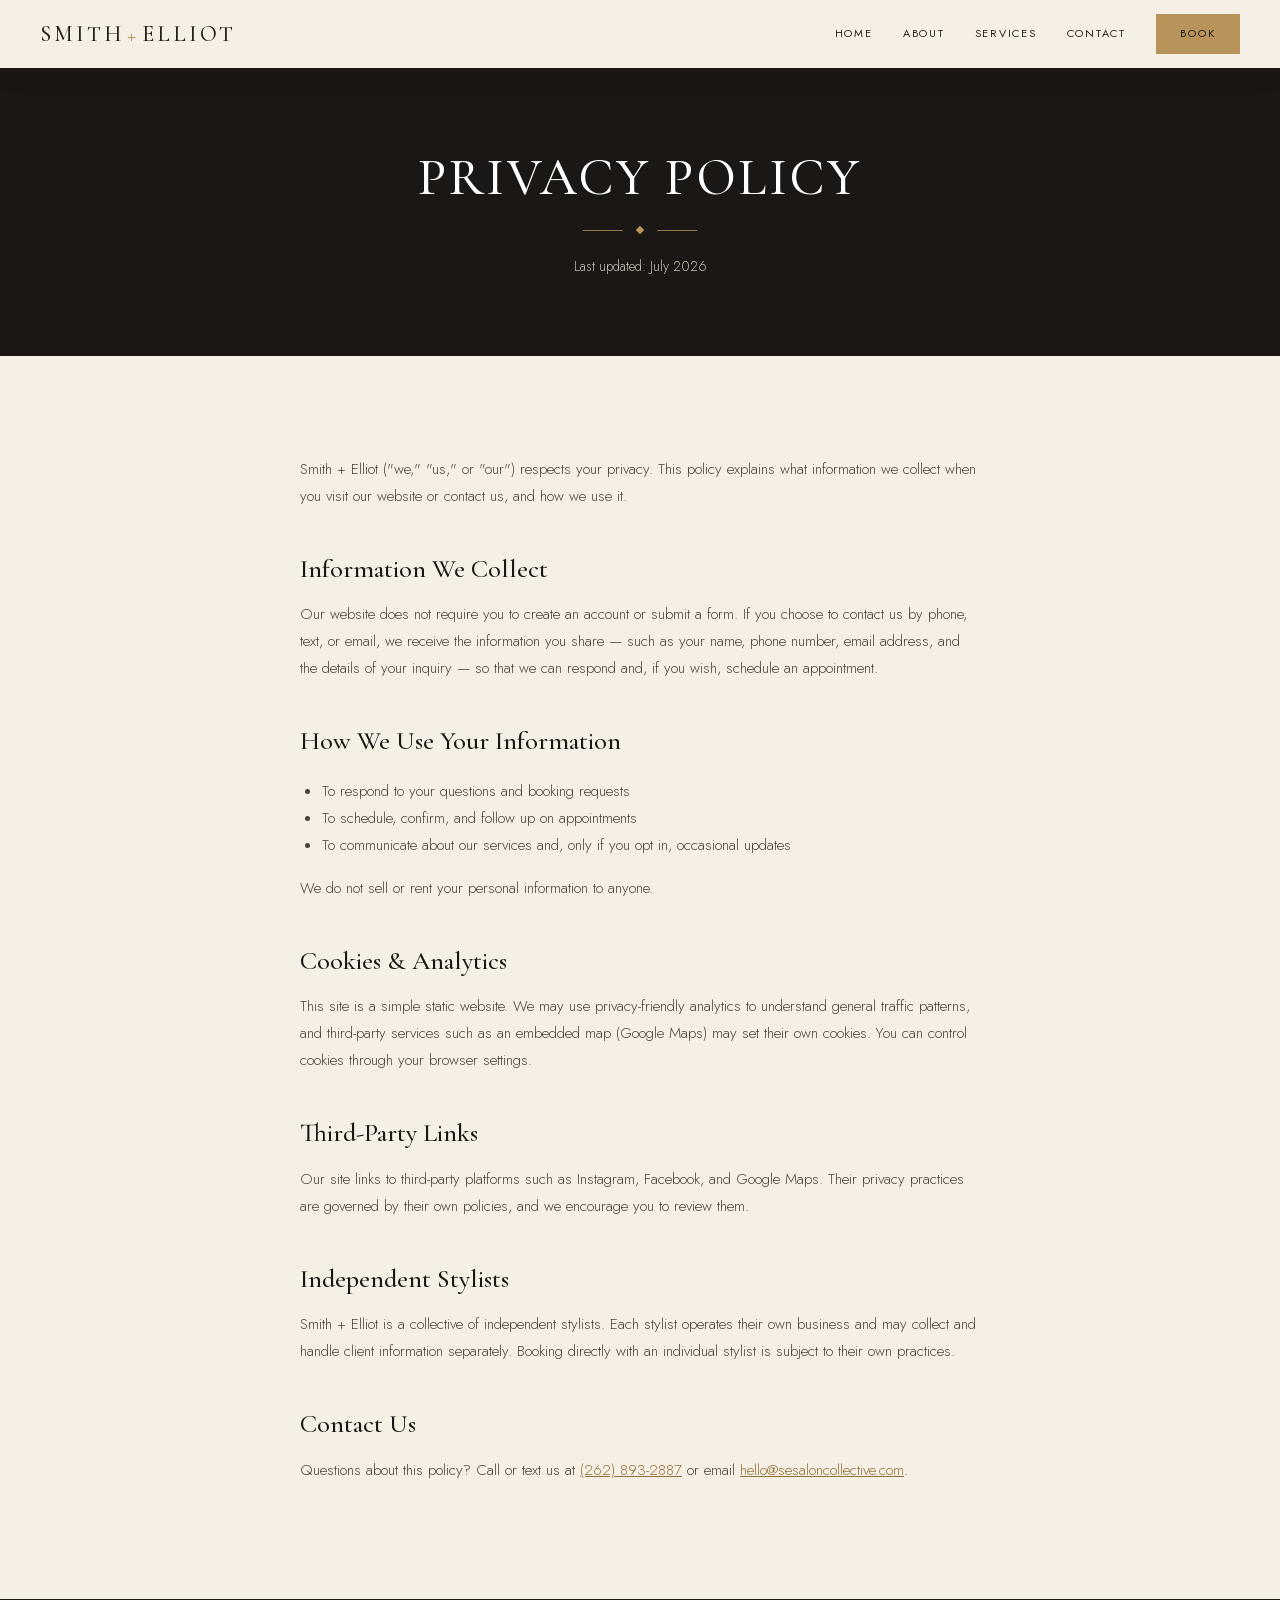
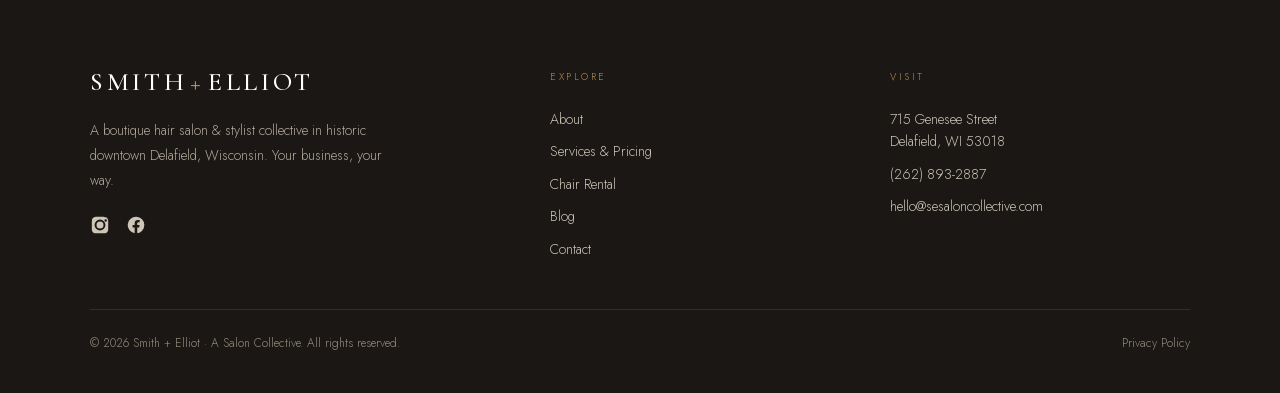
<file: privacy.html>
<!DOCTYPE html>
<html lang="en">
<head>
<meta charset="utf-8">
<meta name="viewport" content="width=device-width, initial-scale=1">

<title>Privacy Policy | Smith + Elliot, Delafield WI</title>
<meta name="description" content="Privacy policy for Smith + Elliot, a hair salon and stylist collective in Delafield, WI — how we handle the information you share when you contact or book with us.">
<link rel="canonical" href="https://sesaloncollective.com/privacy.html">
<meta name="robots" content="noindex, follow">
<meta name="theme-color" content="#1A1714">

<link rel="icon" href="data:image/svg+xml,%3Csvg xmlns='http://www.w3.org/2000/svg' viewBox='0 0 32 32'%3E%3Crect width='32' height='32' fill='%231A1714'/%3E%3Ctext x='16' y='23' font-family='Georgia,serif' font-size='20' fill='%23B8945A' text-anchor='middle'%3ES%3C/text%3E%3C/svg%3E">

<link rel="preload" href="fonts/cormorant-garamond-normal-latin.woff2" as="font" type="font/woff2" crossorigin>
<link rel="preload" href="fonts/jost-normal-latin.woff2" as="font" type="font/woff2" crossorigin>
<link rel="stylesheet" href="styles.css">

<style>
  .page-hero { background:var(--black); color:#fff; text-align:center; padding:150px 0 64px; }
  .legal { max-width:760px; margin:0 auto; }
  .legal h2 { font-family:'Cormorant Garamond',serif; font-weight:500; font-size:26px; color:var(--black); margin:38px 0 12px; }
  .legal p, .legal li { font-size:15px; line-height:1.8; color:#4a4236; }
  .legal ul { padding-left:22px; }
</style>
</head>
<body>
<a href="#main" class="skip-link">Skip to content</a>

<!-- NAV -->
<nav id="site-nav" class="solid" aria-label="Primary">
  <a href="index.html" class="wordmark" style="font-size:22px;" aria-label="Smith and Elliot home">Smith<span class="plus">+</span>Elliot</a>
  <div class="desktop-nav" style="display:flex; align-items:center; gap:30px;">
    <a href="index.html" class="nav-link">Home</a>
    <a href="about.html" class="nav-link">About</a>
    <a href="services.html" class="nav-link">Services</a>
    <a href="contact.html" class="nav-link">Contact</a>
    <a href="contact.html" class="btn btn-gold" style="padding:11px 24px;">Book</a>
  </div>
  <div class="mobile-actions">
    <a class="mobile-social nav-icon" href="https://www.instagram.com/smithandelliot_saloncollective/" target="_blank" rel="noopener" aria-label="Instagram"><svg width="19" height="19" viewBox="0 0 24 24" fill="currentColor"><path d="M12 2.2c3.2 0 3.6 0 4.9.07 1.2.06 1.8.25 2.2.42.6.22 1 .48 1.4.9.4.4.7.8.9 1.4.17.4.36 1 .42 2.2.06 1.3.07 1.7.07 4.9s0 3.6-.07 4.9c-.06 1.2-.25 1.8-.42 2.2-.22.6-.48 1-.9 1.4-.4.4-.8.7-1.4.9-.4.17-1 .36-2.2.42-1.3.06-1.7.07-4.9.07s-3.6 0-4.9-.07c-1.2-.06-1.8-.25-2.2-.42-.6-.22-1-.48-1.4-.9-.4-.4-.7-.8-.9-1.4-.17-.4-.36-1-.42-2.2C2.2 15.6 2.2 15.2 2.2 12s0-3.6.07-4.9c.06-1.2.25-1.8.42-2.2.22-.6.48-1 .9-1.4.4-.4.8-.7 1.4-.9.4-.17 1-.36 2.2-.42C8.4 2.2 8.8 2.2 12 2.2Zm0 3.3A6.5 6.5 0 1 0 18.5 12 6.5 6.5 0 0 0 12 5.5Zm0 10.7A4.2 4.2 0 1 1 16.2 12 4.2 4.2 0 0 1 12 16.2Zm6.8-11a1.5 1.5 0 1 0 1.5 1.5 1.5 1.5 0 0 0-1.5-1.5Z"/></svg></a>
    <button class="mobile-trigger hamburger nav-icon" data-menu-toggle aria-label="Open menu" aria-expanded="false" aria-controls="mobile-menu"><span></span><span></span><span></span></button>
  </div>
</nav>
<div id="mobile-menu">
  <button class="hamburger" data-menu-close aria-label="Close menu" style="position:absolute; top:22px; right:22px;"><span style="transform:rotate(45deg) translate(3px,4px)"></span><span style="opacity:0"></span><span style="transform:rotate(-45deg) translate(3px,-4px)"></span></button>
  <a href="index.html" class="nav-link">Home</a>
  <a href="about.html" class="nav-link">About</a>
  <a href="services.html" class="nav-link">Services</a>
  <a href="contact.html" class="nav-link">Contact</a>
  <a href="contact.html" class="btn btn-gold">Book</a>
  <div class="menu-social">
    <a href="https://www.instagram.com/smithandelliot_saloncollective/" target="_blank" rel="noopener" aria-label="Instagram"><svg width="22" height="22" viewBox="0 0 24 24" fill="currentColor"><path d="M12 2.2c3.2 0 3.6 0 4.9.07 1.2.06 1.8.25 2.2.42.6.22 1 .48 1.4.9.4.4.7.8.9 1.4.17.4.36 1 .42 2.2.06 1.3.07 1.7.07 4.9s0 3.6-.07 4.9c-.06 1.2-.25 1.8-.42 2.2-.22.6-.48 1-.9 1.4-.4.4-.8.7-1.4.9-.4.17-1 .36-2.2.42-1.3.06-1.7.07-4.9.07s-3.6 0-4.9-.07c-1.2-.06-1.8-.25-2.2-.42-.6-.22-1-.48-1.4-.9-.4-.4-.7-.8-.9-1.4-.17-.4-.36-1-.42-2.2C2.2 15.6 2.2 15.2 2.2 12s0-3.6.07-4.9c.06-1.2.25-1.8.42-2.2.22-.6.48-1 .9-1.4.4-.4.8-.7 1.4-.9.4-.17 1-.36 2.2-.42C8.4 2.2 8.8 2.2 12 2.2Zm0 3.3A6.5 6.5 0 1 0 18.5 12 6.5 6.5 0 0 0 12 5.5Zm0 10.7A4.2 4.2 0 1 1 16.2 12 4.2 4.2 0 0 1 12 16.2Zm6.8-11a1.5 1.5 0 1 0 1.5 1.5 1.5 1.5 0 0 0-1.5-1.5Z"/></svg></a>
    <a href="https://www.facebook.com/" target="_blank" rel="noopener" aria-label="Facebook"><svg width="22" height="22" viewBox="0 0 24 24" fill="currentColor"><path d="M22 12a10 10 0 1 0-11.6 9.9v-7H7.9V12h2.5V9.8c0-2.5 1.5-3.9 3.8-3.9 1.1 0 2.2.2 2.2.2v2.5h-1.3c-1.2 0-1.6.75-1.6 1.5V12h2.8l-.45 2.9h-2.35v7A10 10 0 0 0 22 12Z"/></svg></a>
  </div>
</div>

<main id="main">

<header class="page-hero">
  <div class="section-wrap">
    <h1 class="display" style="font-size:clamp(32px,5vw,52px);">Privacy Policy</h1>
    <div class="diamond-rule center"><span class="dot"></span></div>
    <p style="color:#c9c0b2; font-size:14px;">Last updated: July 2026</p>
  </div>
</header>

<section class="section-pad" style="background:var(--cream);">
  <div class="section-wrap legal">
    <p>Smith + Elliot ("we," "us," or "our") respects your privacy. This policy explains what information we collect when you visit our website or contact us, and how we use it.</p>

    <h2>Information We Collect</h2>
    <p>Our website does not require you to create an account or submit a form. If you choose to contact us by phone, text, or email, we receive the information you share — such as your name, phone number, email address, and the details of your inquiry — so that we can respond and, if you wish, schedule an appointment.</p>

    <h2>How We Use Your Information</h2>
    <ul>
      <li>To respond to your questions and booking requests</li>
      <li>To schedule, confirm, and follow up on appointments</li>
      <li>To communicate about our services and, only if you opt in, occasional updates</li>
    </ul>
    <p>We do not sell or rent your personal information to anyone.</p>

    <h2>Cookies &amp; Analytics</h2>
    <p>This site is a simple static website. We may use privacy-friendly analytics to understand general traffic patterns, and third-party services such as an embedded map (Google Maps) may set their own cookies. You can control cookies through your browser settings.</p>

    <h2>Third-Party Links</h2>
    <p>Our site links to third-party platforms such as Instagram, Facebook, and Google Maps. Their privacy practices are governed by their own policies, and we encourage you to review them.</p>

    <h2>Independent Stylists</h2>
    <p>Smith + Elliot is a collective of independent stylists. Each stylist operates their own business and may collect and handle client information separately. Booking directly with an individual stylist is subject to their own practices.</p>

    <h2>Contact Us</h2>
    <p>Questions about this policy? Call or text us at <a href="tel:+12628932887" style="color:var(--gold-deep);">(262) 893-2887</a> or email <a href="mailto:hello@sesaloncollective.com" style="color:var(--gold-deep);">hello@sesaloncollective.com</a>.</p>
  </div>
</section>

</main>

<!-- FOOTER -->
<footer class="site-footer">
  <div class="section-wrap" style="padding-top:70px; padding-bottom:40px;">
    <div class="footer-grid">
      <div>
        <span class="wordmark" style="font-size:26px; color:#fff;">Smith<span class="plus">+</span>Elliot</span>
        <p style="margin-top:20px; font-size:14px; line-height:1.8; color:#b3aa9c; max-width:34ch;">A boutique hair salon &amp; stylist collective in historic downtown Delafield, Wisconsin. Your business, your way.</p>
        <div style="display:flex; gap:16px; margin-top:22px;">
          <a href="https://www.instagram.com/smithandelliot_saloncollective/" target="_blank" rel="noopener" aria-label="Instagram"><svg width="20" height="20" viewBox="0 0 24 24" fill="currentColor"><path d="M12 2.2c3.2 0 3.6 0 4.9.07 1.2.06 1.8.25 2.2.42.6.22 1 .48 1.4.9.4.4.7.8.9 1.4.17.4.36 1 .42 2.2.06 1.3.07 1.7.07 4.9s0 3.6-.07 4.9c-.06 1.2-.25 1.8-.42 2.2-.22.6-.48 1-.9 1.4-.4.4-.8.7-1.4.9-.4.17-1 .36-2.2.42-1.3.06-1.7.07-4.9.07s-3.6 0-4.9-.07c-1.2-.06-1.8-.25-2.2-.42-.6-.22-1-.48-1.4-.9-.4-.4-.7-.8-.9-1.4-.17-.4-.36-1-.42-2.2C2.2 15.6 2.2 15.2 2.2 12s0-3.6.07-4.9c.06-1.2.25-1.8.42-2.2.22-.6.48-1 .9-1.4.4-.4.8-.7 1.4-.9.4-.17 1-.36 2.2-.42C8.4 2.2 8.8 2.2 12 2.2Zm0 3.3A6.5 6.5 0 1 0 18.5 12 6.5 6.5 0 0 0 12 5.5Zm0 10.7A4.2 4.2 0 1 1 16.2 12 4.2 4.2 0 0 1 12 16.2Zm6.8-11a1.5 1.5 0 1 0 1.5 1.5 1.5 1.5 0 0 0-1.5-1.5Z"/></svg></a>
          <a href="https://www.facebook.com/" target="_blank" rel="noopener" aria-label="Facebook"><svg width="20" height="20" viewBox="0 0 24 24" fill="currentColor"><path d="M22 12a10 10 0 1 0-11.6 9.9v-7H7.9V12h2.5V9.8c0-2.5 1.5-3.9 3.8-3.9 1.1 0 2.2.2 2.2.2v2.5h-1.3c-1.2 0-1.6.75-1.6 1.5V12h2.8l-.45 2.9h-2.35v7A10 10 0 0 0 22 12Z"/></svg></a>
        </div>
      </div>
      <div>
        <div class="footer-heading">Explore</div>
        <a href="about.html" class="footer-link">About</a>
        <a href="services.html" class="footer-link">Services &amp; Pricing</a>
        <a href="chair-rental-lake-country.html" class="footer-link">Chair Rental</a>
        <a href="blog.html" class="footer-link">Blog</a>
        <a href="contact.html" class="footer-link">Contact</a>
      </div>
      <div>
        <div class="footer-heading">Visit</div>
        <a href="https://maps.google.com/?q=715+Genesee+Street+Delafield+WI+53018" target="_blank" rel="noopener" class="footer-link">715 Genesee Street<br>Delafield, WI 53018</a>
        <a href="tel:+12628932887" class="footer-link">(262) 893-2887</a>
        <a href="mailto:hello@sesaloncollective.com" class="footer-link">hello@sesaloncollective.com</a>
      </div>
    </div>
    <div style="border-top:1px solid rgba(255,255,255,0.1); margin-top:44px; padding-top:24px; display:flex; flex-wrap:wrap; gap:12px; justify-content:space-between; font-size:12px; color:#8a8274;">
      <span>© 2026 Smith + Elliot · A Salon Collective. All rights reserved.</span>
      <a href="privacy.html" style="color:#8a8274;">Privacy Policy</a>
    </div>
  </div>
</footer>

<script src="main.js"></script>
</body>
</html>
</file>
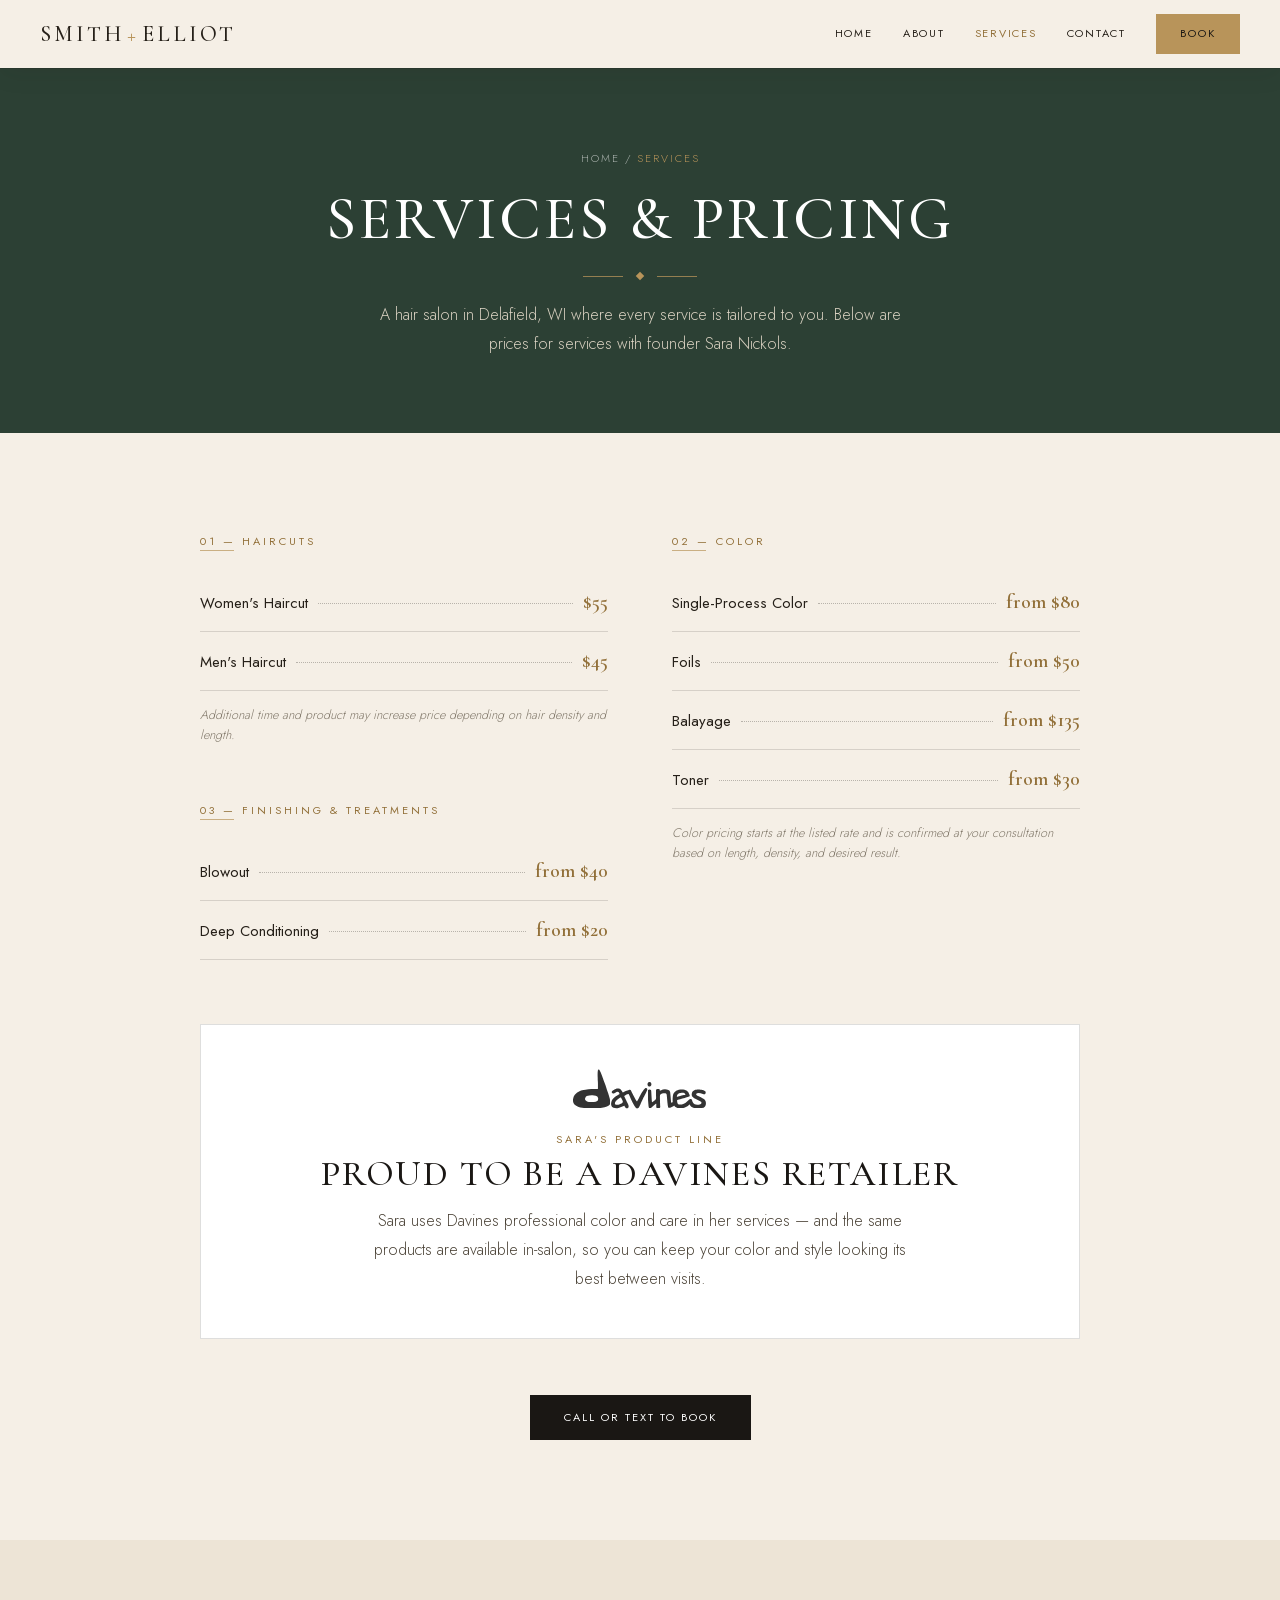
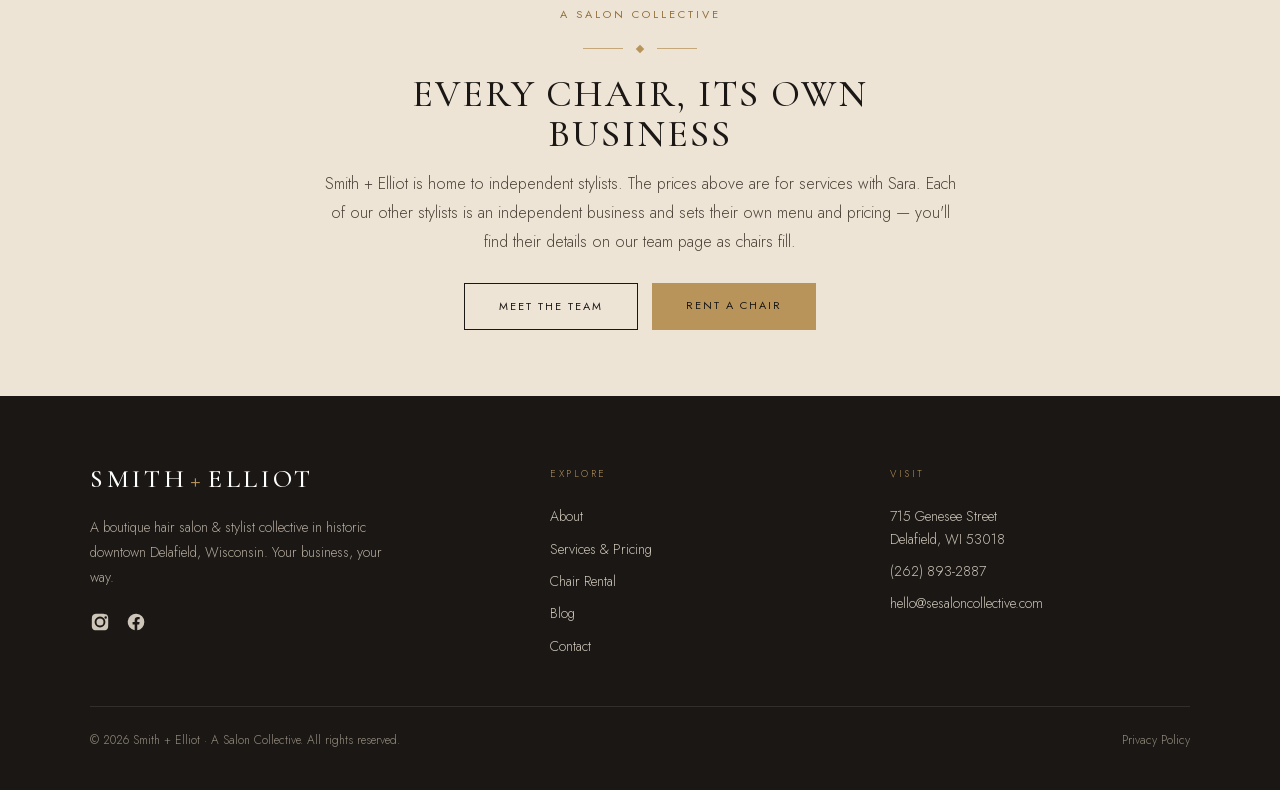
<file: services.html>
<!DOCTYPE html>
<html lang="en">
<head>
<meta charset="utf-8">
<meta name="viewport" content="width=device-width, initial-scale=1">

<title>Hair Salon Services &amp; Pricing | Smith + Elliot Delafield</title>
<meta name="description" content="Explore hair services &amp; pricing at Smith + Elliot in Delafield, WI — haircuts from $45, color from $80, balayage from $135, blowouts, toners &amp; deep conditioning.">
<link rel="canonical" href="https://sesaloncollective.com/services.html">
<meta name="theme-color" content="#1A1714">

<meta property="og:type" content="website">
<meta property="og:site_name" content="Smith + Elliot">
<meta property="og:title" content="Hair Salon Services &amp; Pricing | Smith + Elliot">
<meta property="og:description" content="Haircuts, color, balayage, foils, blowouts and treatments at Smith + Elliot in downtown Delafield, WI.">
<meta property="og:url" content="https://sesaloncollective.com/services.html">
<meta property="og:image" content="https://sesaloncollective.com/photos/salon-building-delafield.jpg">
<meta name="twitter:card" content="summary_large_image">
<meta name="twitter:title" content="Hair Salon Services &amp; Pricing | Smith + Elliot">
<meta name="twitter:description" content="Haircuts, color, balayage, foils, blowouts and treatments in downtown Delafield, WI.">
<meta name="twitter:image" content="https://sesaloncollective.com/photos/salon-building-delafield.jpg">

<link rel="icon" href="data:image/svg+xml,%3Csvg xmlns='http://www.w3.org/2000/svg' viewBox='0 0 32 32'%3E%3Crect width='32' height='32' fill='%231A1714'/%3E%3Ctext x='16' y='23' font-family='Georgia,serif' font-size='20' fill='%23B8945A' text-anchor='middle'%3ES%3C/text%3E%3C/svg%3E">

<link rel="preload" href="fonts/cormorant-garamond-normal-latin.woff2" as="font" type="font/woff2" crossorigin>
<link rel="preload" href="fonts/jost-normal-latin.woff2" as="font" type="font/woff2" crossorigin>
<link rel="stylesheet" href="styles.css">

<!-- Breadcrumb -->
<script type="application/ld+json">
{ "@context":"https://schema.org","@type":"BreadcrumbList","itemListElement":[
  {"@type":"ListItem","position":1,"name":"Home","item":"https://sesaloncollective.com/"},
  {"@type":"ListItem","position":2,"name":"Services","item":"https://sesaloncollective.com/services.html"}]}
</script>
<!-- Service + OfferCatalog -->
<script type="application/ld+json">
{
  "@context":"https://schema.org","@type":"Service","serviceType":"Hair Salon Services",
  "provider":{"@type":"HairSalon","name":"Smith + Elliot","telephone":"+1-262-893-2887",
    "address":{"@type":"PostalAddress","streetAddress":"715 Genesee Street","addressLocality":"Delafield","addressRegion":"WI","postalCode":"53018","addressCountry":"US"}},
  "areaServed":{"@type":"City","name":"Delafield"},
  "hasOfferCatalog":{"@type":"OfferCatalog","name":"Hair Services","itemListElement":[
    {"@type":"Offer","itemOffered":{"@type":"Service","name":"Women's Haircut"},"price":"55","priceCurrency":"USD"},
    {"@type":"Offer","itemOffered":{"@type":"Service","name":"Men's Haircut"},"price":"45","priceCurrency":"USD"},
    {"@type":"Offer","itemOffered":{"@type":"Service","name":"Single-Process Color"},"price":"80","priceCurrency":"USD"},
    {"@type":"Offer","itemOffered":{"@type":"Service","name":"Foils"},"price":"50","priceCurrency":"USD"},
    {"@type":"Offer","itemOffered":{"@type":"Service","name":"Balayage"},"price":"135","priceCurrency":"USD"},
    {"@type":"Offer","itemOffered":{"@type":"Service","name":"Toner"},"price":"30","priceCurrency":"USD"},
    {"@type":"Offer","itemOffered":{"@type":"Service","name":"Blowout"},"price":"40","priceCurrency":"USD"},
    {"@type":"Offer","itemOffered":{"@type":"Service","name":"Deep Conditioning"},"price":"20","priceCurrency":"USD"}]}}
</script>

<style>
  .page-hero { background:var(--forest); color:#fff; text-align:center; padding:150px 0 74px; }
  .price-cols { display:grid; grid-template-columns:1fr; gap:52px; }
  @media (min-width:820px){ .price-cols{ grid-template-columns:repeat(2,1fr); gap:64px; } }
</style>
</head>
<body>
<a href="#main" class="skip-link">Skip to content</a>

<!-- NAV -->
<nav id="site-nav" class="solid" aria-label="Primary">
  <a href="index.html" class="wordmark" style="font-size:22px;" aria-label="Smith and Elliot home">Smith<span class="plus">+</span>Elliot</a>
  <div class="desktop-nav" style="display:flex; align-items:center; gap:30px;">
    <a href="index.html" class="nav-link">Home</a>
    <a href="about.html" class="nav-link">About</a>
    <a href="services.html" class="nav-link active">Services</a>
    <a href="contact.html" class="nav-link">Contact</a>
    <a href="contact.html" class="btn btn-gold" style="padding:11px 24px;">Book</a>
  </div>
  <div class="mobile-actions">
    <a class="mobile-social nav-icon" href="https://www.instagram.com/smithandelliot_saloncollective/" target="_blank" rel="noopener" aria-label="Instagram"><svg width="19" height="19" viewBox="0 0 24 24" fill="currentColor"><path d="M12 2.2c3.2 0 3.6 0 4.9.07 1.2.06 1.8.25 2.2.42.6.22 1 .48 1.4.9.4.4.7.8.9 1.4.17.4.36 1 .42 2.2.06 1.3.07 1.7.07 4.9s0 3.6-.07 4.9c-.06 1.2-.25 1.8-.42 2.2-.22.6-.48 1-.9 1.4-.4.4-.8.7-1.4.9-.4.17-1 .36-2.2.42-1.3.06-1.7.07-4.9.07s-3.6 0-4.9-.07c-1.2-.06-1.8-.25-2.2-.42-.6-.22-1-.48-1.4-.9-.4-.4-.7-.8-.9-1.4-.17-.4-.36-1-.42-2.2C2.2 15.6 2.2 15.2 2.2 12s0-3.6.07-4.9c.06-1.2.25-1.8.42-2.2.22-.6.48-1 .9-1.4.4-.4.8-.7 1.4-.9.4-.17 1-.36 2.2-.42C8.4 2.2 8.8 2.2 12 2.2Zm0 3.3A6.5 6.5 0 1 0 18.5 12 6.5 6.5 0 0 0 12 5.5Zm0 10.7A4.2 4.2 0 1 1 16.2 12 4.2 4.2 0 0 1 12 16.2Zm6.8-11a1.5 1.5 0 1 0 1.5 1.5 1.5 1.5 0 0 0-1.5-1.5Z"/></svg></a>
    <button class="mobile-trigger hamburger nav-icon" data-menu-toggle aria-label="Open menu" aria-expanded="false" aria-controls="mobile-menu"><span></span><span></span><span></span></button>
  </div>
</nav>
<div id="mobile-menu">
  <button class="hamburger" data-menu-close aria-label="Close menu" style="position:absolute; top:22px; right:22px;"><span style="transform:rotate(45deg) translate(3px,4px)"></span><span style="opacity:0"></span><span style="transform:rotate(-45deg) translate(3px,-4px)"></span></button>
  <a href="index.html" class="nav-link">Home</a>
  <a href="about.html" class="nav-link">About</a>
  <a href="services.html" class="nav-link">Services</a>
  <a href="contact.html" class="nav-link">Contact</a>
  <a href="contact.html" class="btn btn-gold">Book</a>
  <div class="menu-social">
    <a href="https://www.instagram.com/smithandelliot_saloncollective/" target="_blank" rel="noopener" aria-label="Instagram"><svg width="22" height="22" viewBox="0 0 24 24" fill="currentColor"><path d="M12 2.2c3.2 0 3.6 0 4.9.07 1.2.06 1.8.25 2.2.42.6.22 1 .48 1.4.9.4.4.7.8.9 1.4.17.4.36 1 .42 2.2.06 1.3.07 1.7.07 4.9s0 3.6-.07 4.9c-.06 1.2-.25 1.8-.42 2.2-.22.6-.48 1-.9 1.4-.4.4-.8.7-1.4.9-.4.17-1 .36-2.2.42-1.3.06-1.7.07-4.9.07s-3.6 0-4.9-.07c-1.2-.06-1.8-.25-2.2-.42-.6-.22-1-.48-1.4-.9-.4-.4-.7-.8-.9-1.4-.17-.4-.36-1-.42-2.2C2.2 15.6 2.2 15.2 2.2 12s0-3.6.07-4.9c.06-1.2.25-1.8.42-2.2.22-.6.48-1 .9-1.4.4-.4.8-.7 1.4-.9.4-.17 1-.36 2.2-.42C8.4 2.2 8.8 2.2 12 2.2Zm0 3.3A6.5 6.5 0 1 0 18.5 12 6.5 6.5 0 0 0 12 5.5Zm0 10.7A4.2 4.2 0 1 1 16.2 12 4.2 4.2 0 0 1 12 16.2Zm6.8-11a1.5 1.5 0 1 0 1.5 1.5 1.5 1.5 0 0 0-1.5-1.5Z"/></svg></a>
    <a href="https://www.facebook.com/" target="_blank" rel="noopener" aria-label="Facebook"><svg width="22" height="22" viewBox="0 0 24 24" fill="currentColor"><path d="M22 12a10 10 0 1 0-11.6 9.9v-7H7.9V12h2.5V9.8c0-2.5 1.5-3.9 3.8-3.9 1.1 0 2.2.2 2.2.2v2.5h-1.3c-1.2 0-1.6.75-1.6 1.5V12h2.8l-.45 2.9h-2.35v7A10 10 0 0 0 22 12Z"/></svg></a>
  </div>
</div>

<main id="main">

<!-- PAGE HERO -->
<header class="page-hero">
  <div class="section-wrap">
    <nav aria-label="Breadcrumb" style="font-size:11px; letter-spacing:2px; text-transform:uppercase; color:rgba(255,255,255,0.6); margin-bottom:20px;">
      <a href="index.html" style="color:rgba(255,255,255,0.6); text-decoration:none;">Home</a> <span aria-hidden="true">/</span> <span aria-current="page" style="color:var(--gold);">Services</span>
    </nav>
    <h1 class="display" style="font-size:clamp(34px,5.5vw,60px);">Services &amp; Pricing</h1>
    <div class="diamond-rule center"><span class="dot"></span></div>
    <p style="max-width:56ch; margin:0 auto; color:#d8d0c0; font-size:16px; line-height:1.8;">A hair salon in Delafield, WI where every service is tailored to you. Below are prices for services with founder Sara Nickols.</p>
  </div>
</header>

<!-- PRICING -->
<section class="section-pad" style="background:var(--cream);">
  <div class="section-wrap" style="max-width:960px;">
    <div class="price-cols">

      <div class="fade-up">
        <span class="sup">01 — Haircuts</span>
        <div class="gold-rule"></div>
        <ul class="price-list">
          <li class="price-row"><span class="name">Women's Haircut</span><span class="dots"></span><span class="price">$55</span></li>
          <li class="price-row"><span class="name">Men's Haircut</span><span class="dots"></span><span class="price">$45</span></li>
        </ul>
        <p class="price-note">Additional time and product may increase price depending on hair density and length.</p>

        <div style="height:44px;"></div>

        <span class="sup">03 — Finishing &amp; Treatments</span>
        <div class="gold-rule"></div>
        <ul class="price-list">
          <li class="price-row"><span class="name">Blowout</span><span class="dots"></span><span class="price">from $40</span></li>
          <li class="price-row"><span class="name">Deep Conditioning</span><span class="dots"></span><span class="price">from $20</span></li>
        </ul>
      </div>

      <div class="fade-up">
        <span class="sup">02 — Color</span>
        <div class="gold-rule"></div>
        <ul class="price-list">
          <li class="price-row"><span class="name">Single-Process Color</span><span class="dots"></span><span class="price">from $80</span></li>
          <li class="price-row"><span class="name">Foils</span><span class="dots"></span><span class="price">from $50</span></li>
          <li class="price-row"><span class="name">Balayage</span><span class="dots"></span><span class="price">from $135</span></li>
          <li class="price-row"><span class="name">Toner</span><span class="dots"></span><span class="price">from $30</span></li>
        </ul>
        <p class="price-note">Color pricing starts at the listed rate and is confirmed at your consultation based on length, density, and desired result.</p>
      </div>

    </div>

    <!-- DAVINES — Sara's product line (not the chair renters') -->
    <div id="davines" class="davines-card fade-up">
        <img class="davines-logo" src="photos/davines-logo.svg" alt="Davines" width="133" height="40" loading="lazy">
      <span class="sup">Sara's Product Line</span>
      <h2 class="display">Proud to Be a Davines Retailer</h2>
      <p class="lead">Sara uses Davines professional color and care in her services — and the same products are available in-salon, so you can keep your color and style looking its best between visits.</p>
    </div>

    <div style="text-align:center; margin-top:56px;" class="fade-up">
      <a href="tel:+12628932887" class="btn btn-dark">Call or Text to Book</a>
    </div>
  </div>
</section>

<!-- COLLECTIVE NOTE -->
<section class="section-pad-sm" style="background:var(--cream-alt);">
  <div class="section-wrap fade-up" style="max-width:720px; text-align:center;">
    <span class="sup">A Salon Collective</span>
    <div class="diamond-rule center"><span class="dot"></span></div>
    <h2 class="display" style="font-size:clamp(26px,3.6vw,38px); color:var(--black);">Every Chair, Its Own Business</h2>
    <p class="lead" style="margin-top:16px;">Smith + Elliot is home to independent stylists. The prices above are for services with Sara. Each of our other stylists is an independent business and sets their own menu and pricing — you'll find their details on our team page as chairs fill.</p>
    <div style="display:flex; gap:14px; flex-wrap:wrap; justify-content:center; margin-top:26px;">
      <a href="about.html" class="btn btn-outline-dark">Meet the Team</a>
      <a href="index.html#chairs" class="btn btn-gold">Rent a Chair</a>
    </div>
  </div>
</section>

</main>

<!-- FOOTER -->
<footer class="site-footer">
  <div class="section-wrap" style="padding-top:70px; padding-bottom:40px;">
    <div class="footer-grid">
      <div>
        <span class="wordmark" style="font-size:26px; color:#fff;">Smith<span class="plus">+</span>Elliot</span>
        <p style="margin-top:20px; font-size:14px; line-height:1.8; color:#b3aa9c; max-width:34ch;">A boutique hair salon &amp; stylist collective in historic downtown Delafield, Wisconsin. Your business, your way.</p>
        <div style="display:flex; gap:16px; margin-top:22px;">
          <a href="https://www.instagram.com/smithandelliot_saloncollective/" target="_blank" rel="noopener" aria-label="Instagram"><svg width="20" height="20" viewBox="0 0 24 24" fill="currentColor"><path d="M12 2.2c3.2 0 3.6 0 4.9.07 1.2.06 1.8.25 2.2.42.6.22 1 .48 1.4.9.4.4.7.8.9 1.4.17.4.36 1 .42 2.2.06 1.3.07 1.7.07 4.9s0 3.6-.07 4.9c-.06 1.2-.25 1.8-.42 2.2-.22.6-.48 1-.9 1.4-.4.4-.8.7-1.4.9-.4.17-1 .36-2.2.42-1.3.06-1.7.07-4.9.07s-3.6 0-4.9-.07c-1.2-.06-1.8-.25-2.2-.42-.6-.22-1-.48-1.4-.9-.4-.4-.7-.8-.9-1.4-.17-.4-.36-1-.42-2.2C2.2 15.6 2.2 15.2 2.2 12s0-3.6.07-4.9c.06-1.2.25-1.8.42-2.2.22-.6.48-1 .9-1.4.4-.4.8-.7 1.4-.9.4-.17 1-.36 2.2-.42C8.4 2.2 8.8 2.2 12 2.2Zm0 3.3A6.5 6.5 0 1 0 18.5 12 6.5 6.5 0 0 0 12 5.5Zm0 10.7A4.2 4.2 0 1 1 16.2 12 4.2 4.2 0 0 1 12 16.2Zm6.8-11a1.5 1.5 0 1 0 1.5 1.5 1.5 1.5 0 0 0-1.5-1.5Z"/></svg></a>
          <a href="https://www.facebook.com/" target="_blank" rel="noopener" aria-label="Facebook"><svg width="20" height="20" viewBox="0 0 24 24" fill="currentColor"><path d="M22 12a10 10 0 1 0-11.6 9.9v-7H7.9V12h2.5V9.8c0-2.5 1.5-3.9 3.8-3.9 1.1 0 2.2.2 2.2.2v2.5h-1.3c-1.2 0-1.6.75-1.6 1.5V12h2.8l-.45 2.9h-2.35v7A10 10 0 0 0 22 12Z"/></svg></a>
        </div>
      </div>
      <div>
        <div class="footer-heading">Explore</div>
        <a href="about.html" class="footer-link">About</a>
        <a href="services.html" class="footer-link">Services &amp; Pricing</a>
        <a href="chair-rental-lake-country.html" class="footer-link">Chair Rental</a>
        <a href="blog.html" class="footer-link">Blog</a>
        <a href="contact.html" class="footer-link">Contact</a>
      </div>
      <div>
        <div class="footer-heading">Visit</div>
        <a href="https://maps.google.com/?q=715+Genesee+Street+Delafield+WI+53018" target="_blank" rel="noopener" class="footer-link">715 Genesee Street<br>Delafield, WI 53018</a>
        <a href="tel:+12628932887" class="footer-link">(262) 893-2887</a>
        <a href="mailto:hello@sesaloncollective.com" class="footer-link">hello@sesaloncollective.com</a>
      </div>
    </div>
    <div style="border-top:1px solid rgba(255,255,255,0.1); margin-top:44px; padding-top:24px; display:flex; flex-wrap:wrap; gap:12px; justify-content:space-between; font-size:12px; color:#8a8274;">
      <span>© 2026 Smith + Elliot · A Salon Collective. All rights reserved.</span>
      <a href="privacy.html" style="color:#8a8274;">Privacy Policy</a>
    </div>
  </div>
</footer>

<script src="main.js"></script>
</body>
</html>
</file>
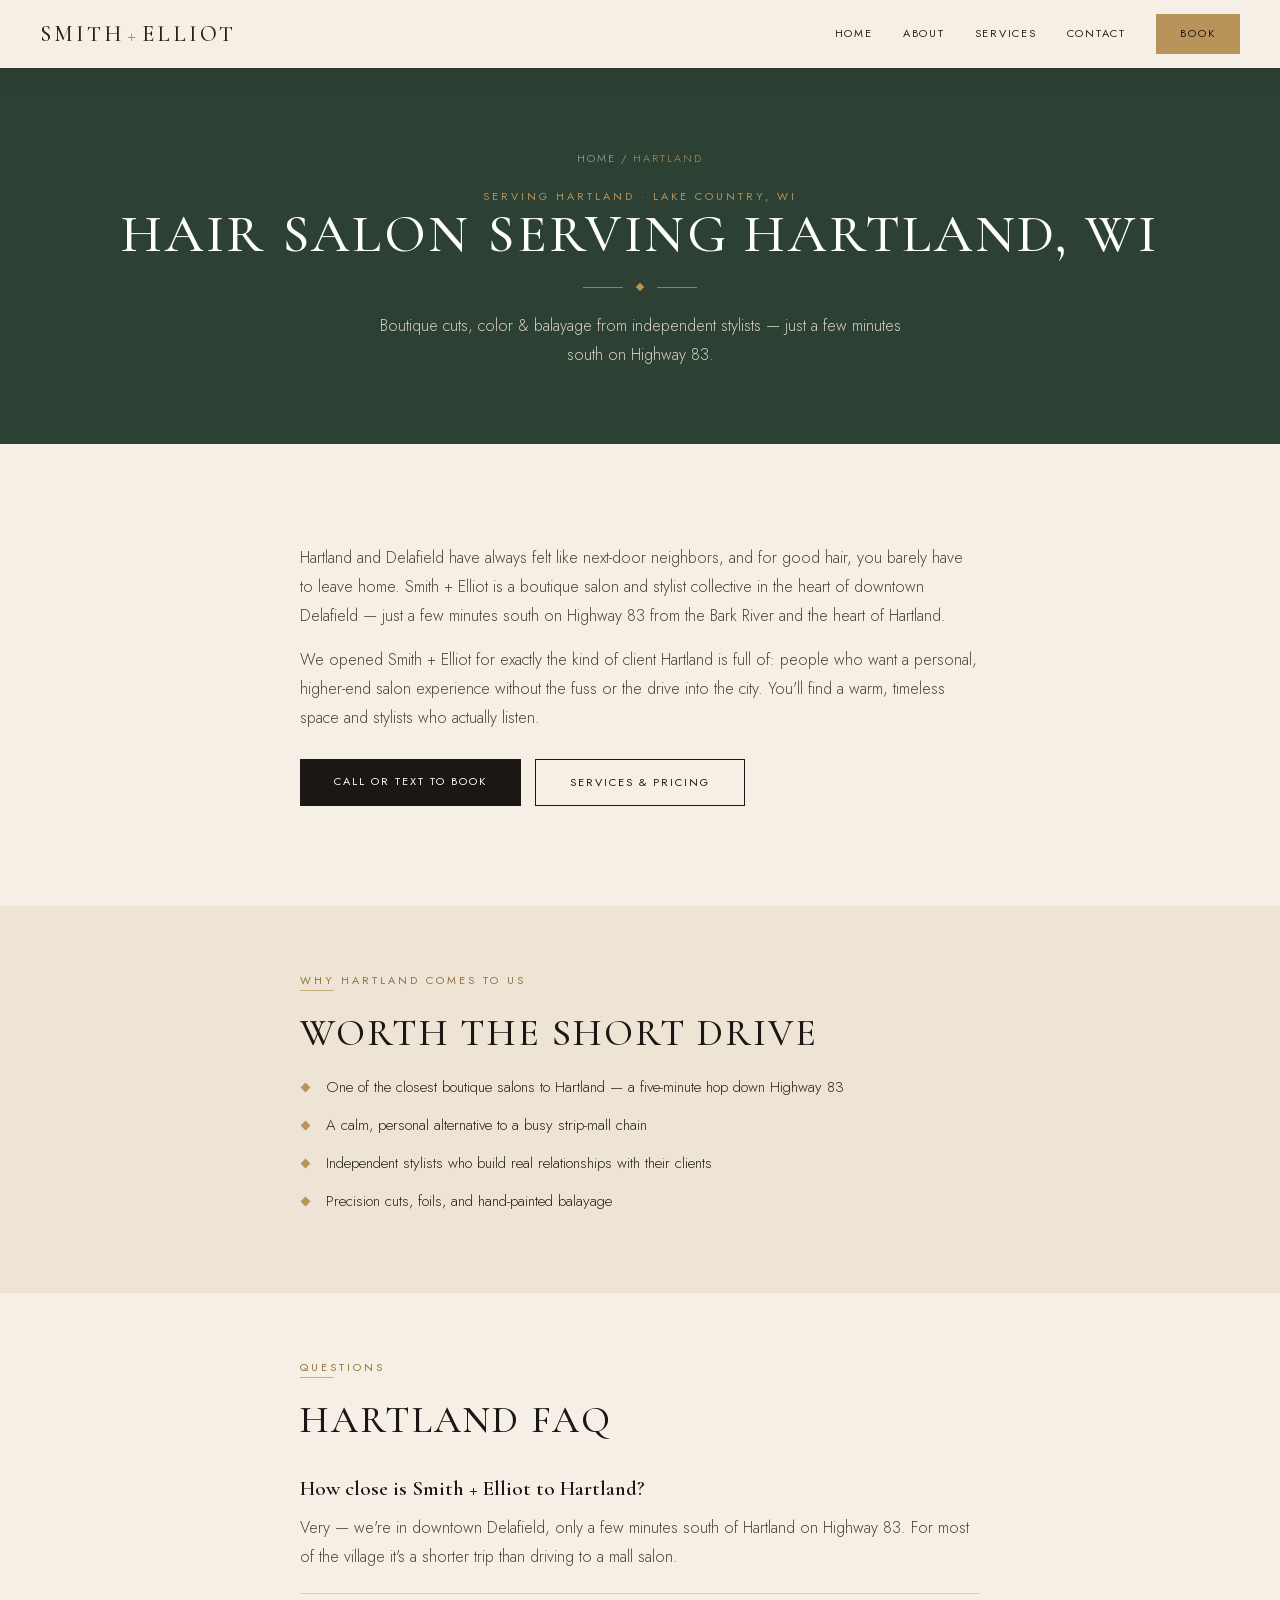
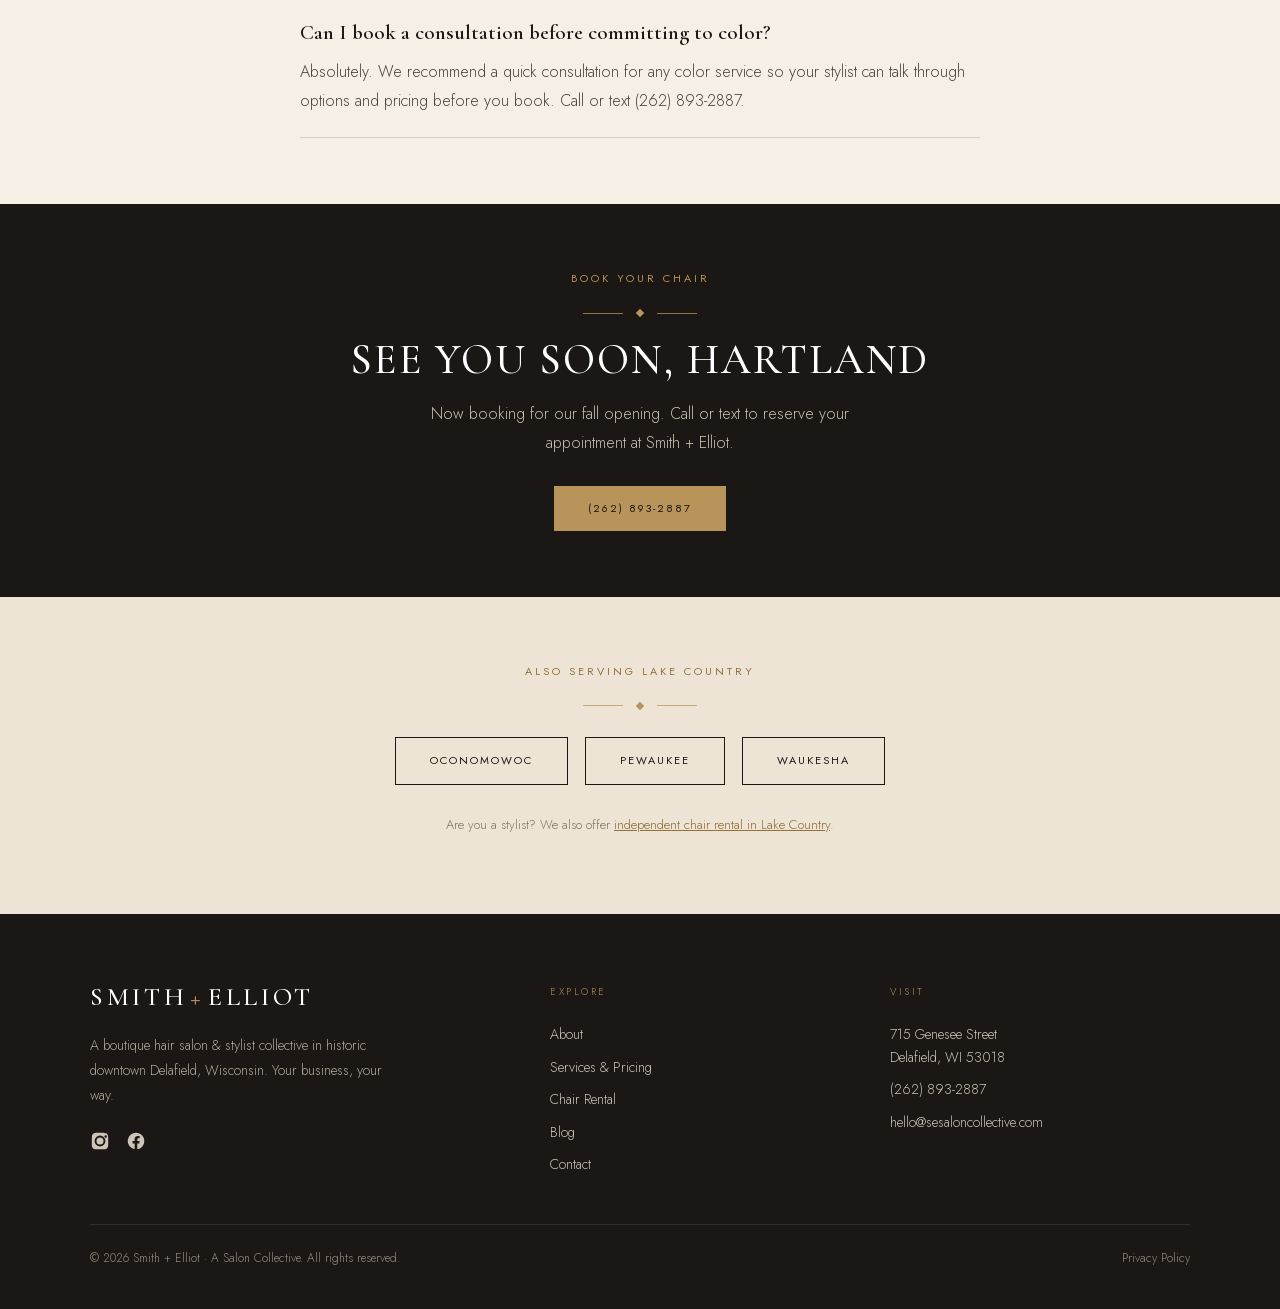
<file: areas/hair-salon-hartland-wi.html>
<!DOCTYPE html>
<html lang="en">
<head>
<meta charset="utf-8">
<meta name="viewport" content="width=device-width, initial-scale=1">

<title>Hair Salon Near Hartland, WI | Smith + Elliot Delafield</title>
<meta name="description" content="A boutique hair salon minutes from Hartland, WI. Smith + Elliot in downtown Delafield: cuts, color, foils &amp; balayage from independent stylists.">
<link rel="canonical" href="https://sesaloncollective.com/areas/hair-salon-hartland-wi.html">
<meta name="theme-color" content="#1A1714">

<meta property="og:type" content="website">
<meta property="og:site_name" content="Smith + Elliot">
<meta property="og:title" content="Hair Salon Near Hartland, WI | Smith + Elliot Delafield">
<meta property="og:description" content="A boutique hair salon minutes from Hartland, WI. Smith + Elliot in downtown Delafield: cuts, color, foils &amp; balayage from independent stylists.">
<meta property="og:url" content="https://sesaloncollective.com/areas/hair-salon-hartland-wi.html">
<meta property="og:image" content="https://sesaloncollective.com/photos/salon-building-delafield.jpg">
<meta name="twitter:card" content="summary_large_image">
<meta name="twitter:title" content="Hair Salon Near Hartland, WI | Smith + Elliot Delafield">
<meta name="twitter:description" content="A boutique hair salon minutes from Hartland, WI. Smith + Elliot in downtown Delafield: cuts, color, foils &amp; balayage from independent stylists.">
<meta name="twitter:image" content="https://sesaloncollective.com/photos/salon-building-delafield.jpg">

<link rel="icon" href="data:image/svg+xml,%3Csvg xmlns='http://www.w3.org/2000/svg' viewBox='0 0 32 32'%3E%3Crect width='32' height='32' fill='%231A1714'/%3E%3Ctext x='16' y='23' font-family='Georgia,serif' font-size='20' fill='%23B8945A' text-anchor='middle'%3ES%3C/text%3E%3C/svg%3E">

<link rel="preload" href="../fonts/cormorant-garamond-normal-latin.woff2" as="font" type="font/woff2" crossorigin>
<link rel="preload" href="../fonts/jost-normal-latin.woff2" as="font" type="font/woff2" crossorigin>
<link rel="stylesheet" href="../styles.css">

<script type="application/ld+json">
{ "@context":"https://schema.org","@type":"BreadcrumbList","itemListElement":[
  {"@type":"ListItem","position":1,"name":"Home","item":"https://sesaloncollective.com/"},
  {"@type":"ListItem","position":2,"name":"Service Areas","item":"https://sesaloncollective.com/contact.html#areas"},
  {"@type":"ListItem","position":3,"name":"Hartland","item":"https://sesaloncollective.com/areas/hair-salon-hartland-wi.html"}]}
</script>
<script type="application/ld+json">
{ "@context":"https://schema.org","@type":"HairSalon","name":"Smith + Elliot",
  "url":"https://sesaloncollective.com/areas/hair-salon-hartland-wi.html","telephone":"+1-262-893-2887","priceRange":"$$",
  "image":"https://sesaloncollective.com/photos/salon-building-delafield.jpg",
  "address":{"@type":"PostalAddress","streetAddress":"715 Genesee Street","addressLocality":"Delafield","addressRegion":"WI","postalCode":"53018","addressCountry":"US"},
  "geo":{"@type":"GeoCoordinates","latitude":43.061377,"longitude":-88.404404},
  "areaServed":{"@type":"City","name":"Hartland","containedInPlace":{"@type":"AdministrativeArea","name":"Waukesha County, WI"}} }
</script>
<script type="application/ld+json">
{ "@context":"https://schema.org","@type":"FAQPage","mainEntity":[{"@type":"Question","name":"How close is Smith + Elliot to Hartland?","acceptedAnswer":{"@type":"Answer","text":"Very — we're in downtown Delafield, only a few minutes south of Hartland on Highway 83. For most of the village it's a shorter trip than driving to a mall salon."}},{"@type":"Question","name":"Can I book a consultation before committing to color?","acceptedAnswer":{"@type":"Answer","text":"Absolutely. We recommend a quick consultation for any color service so your stylist can talk through options and pricing before you book. Call or text (262) 893-2887."}}]}
</script>

<style>
  .page-hero { background:var(--forest); color:#fff; text-align:center; padding:150px 0 74px; }
</style>
</head>
<body>
<a href="#main" class="skip-link">Skip to content</a>

<nav id="site-nav" class="solid" aria-label="Primary">
  <a href="../index.html" class="wordmark" style="font-size:22px;" aria-label="Smith and Elliot home">Smith<span class="plus">+</span>Elliot</a>
  <div class="desktop-nav" style="display:flex; align-items:center; gap:30px;">
    <a href="../index.html" class="nav-link">Home</a>
    <a href="../about.html" class="nav-link">About</a>
    <a href="../services.html" class="nav-link">Services</a>
    <a href="../contact.html" class="nav-link">Contact</a>
    <a href="../contact.html" class="btn btn-gold" style="padding:11px 24px;">Book</a>
  </div>
  <div class="mobile-actions">
    <a class="mobile-social nav-icon" href="https://www.instagram.com/smithandelliot_saloncollective/" target="_blank" rel="noopener" aria-label="Instagram"><svg width="19" height="19" viewBox="0 0 24 24" fill="currentColor"><path d="M12 2.2c3.2 0 3.6 0 4.9.07 1.2.06 1.8.25 2.2.42.6.22 1 .48 1.4.9.4.4.7.8.9 1.4.17.4.36 1 .42 2.2.06 1.3.07 1.7.07 4.9s0 3.6-.07 4.9c-.06 1.2-.25 1.8-.42 2.2-.22.6-.48 1-.9 1.4-.4.4-.8.7-1.4.9-.4.17-1 .36-2.2.42-1.3.06-1.7.07-4.9.07s-3.6 0-4.9-.07c-1.2-.06-1.8-.25-2.2-.42-.6-.22-1-.48-1.4-.9-.4-.4-.7-.8-.9-1.4-.17-.4-.36-1-.42-2.2C2.2 15.6 2.2 15.2 2.2 12s0-3.6.07-4.9c.06-1.2.25-1.8.42-2.2.22-.6.48-1 .9-1.4.4-.4.8-.7 1.4-.9.4-.17 1-.36 2.2-.42C8.4 2.2 8.8 2.2 12 2.2Zm0 3.3A6.5 6.5 0 1 0 18.5 12 6.5 6.5 0 0 0 12 5.5Zm0 10.7A4.2 4.2 0 1 1 16.2 12 4.2 4.2 0 0 1 12 16.2Zm6.8-11a1.5 1.5 0 1 0 1.5 1.5 1.5 1.5 0 0 0-1.5-1.5Z"/></svg></a>
    <button class="mobile-trigger hamburger nav-icon" data-menu-toggle aria-label="Open menu" aria-expanded="false" aria-controls="mobile-menu"><span></span><span></span><span></span></button>
  </div>
</nav>
<div id="mobile-menu">
  <button class="hamburger" data-menu-close aria-label="Close menu" style="position:absolute; top:22px; right:22px;"><span style="transform:rotate(45deg) translate(3px,4px)"></span><span style="opacity:0"></span><span style="transform:rotate(-45deg) translate(3px,-4px)"></span></button>
  <a href="../index.html" class="nav-link">Home</a>
  <a href="../about.html" class="nav-link">About</a>
  <a href="../services.html" class="nav-link">Services</a>
  <a href="../contact.html" class="nav-link">Contact</a>
  <a href="../contact.html" class="btn btn-gold">Book</a>
  <div class="menu-social">
    <a href="https://www.instagram.com/smithandelliot_saloncollective/" target="_blank" rel="noopener" aria-label="Instagram"><svg width="22" height="22" viewBox="0 0 24 24" fill="currentColor"><path d="M12 2.2c3.2 0 3.6 0 4.9.07 1.2.06 1.8.25 2.2.42.6.22 1 .48 1.4.9.4.4.7.8.9 1.4.17.4.36 1 .42 2.2.06 1.3.07 1.7.07 4.9s0 3.6-.07 4.9c-.06 1.2-.25 1.8-.42 2.2-.22.6-.48 1-.9 1.4-.4.4-.8.7-1.4.9-.4.17-1 .36-2.2.42-1.3.06-1.7.07-4.9.07s-3.6 0-4.9-.07c-1.2-.06-1.8-.25-2.2-.42-.6-.22-1-.48-1.4-.9-.4-.4-.7-.8-.9-1.4-.17-.4-.36-1-.42-2.2C2.2 15.6 2.2 15.2 2.2 12s0-3.6.07-4.9c.06-1.2.25-1.8.42-2.2.22-.6.48-1 .9-1.4.4-.4.8-.7 1.4-.9.4-.17 1-.36 2.2-.42C8.4 2.2 8.8 2.2 12 2.2Zm0 3.3A6.5 6.5 0 1 0 18.5 12 6.5 6.5 0 0 0 12 5.5Zm0 10.7A4.2 4.2 0 1 1 16.2 12 4.2 4.2 0 0 1 12 16.2Zm6.8-11a1.5 1.5 0 1 0 1.5 1.5 1.5 1.5 0 0 0-1.5-1.5Z"/></svg></a>
    <a href="https://www.facebook.com/" target="_blank" rel="noopener" aria-label="Facebook"><svg width="22" height="22" viewBox="0 0 24 24" fill="currentColor"><path d="M22 12a10 10 0 1 0-11.6 9.9v-7H7.9V12h2.5V9.8c0-2.5 1.5-3.9 3.8-3.9 1.1 0 2.2.2 2.2.2v2.5h-1.3c-1.2 0-1.6.75-1.6 1.5V12h2.8l-.45 2.9h-2.35v7A10 10 0 0 0 22 12Z"/></svg></a>
  </div>
</div>

<main id="main">

<header class="page-hero">
  <div class="section-wrap">
    <nav aria-label="Breadcrumb" style="font-size:11px; letter-spacing:2px; text-transform:uppercase; color:rgba(255,255,255,0.6); margin-bottom:20px;">
      <a href="../index.html" style="color:rgba(255,255,255,0.6); text-decoration:none;">Home</a> <span aria-hidden="true">/</span> <span aria-current="page" style="color:var(--gold);">Hartland</span>
    </nav>
    <span class="sup" style="color:var(--gold);">Serving Hartland · Lake Country, WI</span>
    <h1 class="display" style="font-size:clamp(30px,5vw,54px);">Hair Salon Serving Hartland, WI</h1>
    <div class="diamond-rule center"><span class="dot"></span></div>
    <p style="max-width:56ch; margin:0 auto; color:#d8d0c0; font-size:16px; line-height:1.8;">Boutique cuts, color &amp; balayage from independent stylists — just a few minutes south on Highway 83.</p>
  </div>
</header>

<section class="section-pad" style="background:var(--cream);">
  <div class="section-wrap" style="max-width:760px;">
    <div class="fade-up">
      <p class="lead">Hartland and Delafield have always felt like next-door neighbors, and for good hair, you barely have to leave home. Smith + Elliot is a boutique salon and stylist collective in the heart of downtown Delafield — just a few minutes south on Highway 83 from the Bark River and the heart of Hartland.</p>
      <p class="lead">We opened Smith + Elliot for exactly the kind of client Hartland is full of: people who want a personal, higher-end salon experience without the fuss or the drive into the city. You'll find a warm, timeless space and stylists who actually listen.</p>
      <div style="display:flex; gap:14px; flex-wrap:wrap; margin-top:26px;">
        <a href="tel:+12628932887" class="btn btn-dark">Call or Text to Book</a>
        <a href="../services.html" class="btn btn-outline-dark">Services &amp; Pricing</a>
      </div>
    </div>
  </div>
</section>

<section class="section-pad-sm" style="background:var(--cream-alt);">
  <div class="section-wrap" style="max-width:760px;">
    <div class="fade-up">
      <span class="sup">Why Hartland Comes to Us</span>
      <div class="gold-rule"></div>
      <h2 class="display" style="font-size:clamp(26px,3.6vw,38px); color:var(--black);">Worth the Short Drive</h2>
      <ul class="feature-list" style="margin-top:22px;">
          <li>One of the closest boutique salons to Hartland — a five-minute hop down Highway 83</li>
          <li>A calm, personal alternative to a busy strip-mall chain</li>
          <li>Independent stylists who build real relationships with their clients</li>
          <li>Precision cuts, foils, and hand-painted balayage</li>
      </ul>
    </div>
  </div>
</section>

<section class="section-pad-sm" style="background:var(--cream);">
  <div class="section-wrap" style="max-width:760px;">
    <div class="fade-up">
      <span class="sup">Questions</span>
      <div class="gold-rule"></div>
      <h2 class="display" style="font-size:clamp(26px,3.6vw,38px); color:var(--black); margin-bottom:10px;">Hartland FAQ</h2>
      <div class="faq-item"><h3>How close is Smith + Elliot to Hartland?</h3><p>Very — we're in downtown Delafield, only a few minutes south of Hartland on Highway 83. For most of the village it's a shorter trip than driving to a mall salon.</p></div>
      <div class="faq-item"><h3>Can I book a consultation before committing to color?</h3><p>Absolutely. We recommend a quick consultation for any color service so your stylist can talk through options and pricing before you book. Call or text (262) 893-2887.</p></div>
    </div>
  </div>
</section>

<section class="section-pad-sm" style="background:var(--black); color:#e7e0d3; text-align:center;">
  <div class="section-wrap fade-up" style="max-width:680px;">
    <span class="sup" style="color:var(--gold);">Book Your Chair</span>
    <div class="diamond-rule center"><span class="dot"></span></div>
    <h2 class="display" style="font-size:clamp(26px,4vw,42px); color:#fff;">See You Soon, Hartland</h2>
    <p style="color:#c9c0b2; font-size:16px; line-height:1.85; margin:16px auto 28px; max-width:50ch;">Now booking for our fall opening. Call or text to reserve your appointment at Smith + Elliot.</p>
    <a href="tel:+12628932887" class="btn btn-gold">(262) 893-2887</a>
  </div>
</section>

<section class="section-pad-sm" style="background:var(--cream-alt); text-align:center;">
  <div class="section-wrap fade-up" style="max-width:680px;">
    <span class="sup">Also Serving Lake Country</span>
    <div class="diamond-rule center"><span class="dot"></span></div>
    <div style="margin-top:12px;">
        <a href="hair-salon-oconomowoc-wi.html" class="btn btn-outline-dark" style="margin:6px;">Oconomowoc</a>
        <a href="hair-salon-pewaukee-wi.html" class="btn btn-outline-dark" style="margin:6px;">Pewaukee</a>
        <a href="hair-salon-waukesha-wi.html" class="btn btn-outline-dark" style="margin:6px;">Waukesha</a>
    </div>
    <p style="margin-top:24px; font-size:13px; color:var(--muted);">Are you a stylist? We also offer <a href="../chair-rental-lake-country.html" style="color:var(--gold-deep);">independent chair rental in Lake Country</a>.</p>
  </div>
</section>

</main>

<footer class="site-footer">
  <div class="section-wrap" style="padding-top:70px; padding-bottom:40px;">
    <div class="footer-grid">
      <div>
        <span class="wordmark" style="font-size:26px; color:#fff;">Smith<span class="plus">+</span>Elliot</span>
        <p style="margin-top:20px; font-size:14px; line-height:1.8; color:#b3aa9c; max-width:34ch;">A boutique hair salon &amp; stylist collective in historic downtown Delafield, Wisconsin. Your business, your way.</p>
        <div style="display:flex; gap:16px; margin-top:22px;">
          <a href="https://www.instagram.com/smithandelliot_saloncollective/" target="_blank" rel="noopener" aria-label="Instagram"><svg width="20" height="20" viewBox="0 0 24 24" fill="currentColor"><path d="M12 2.2c3.2 0 3.6 0 4.9.07 1.2.06 1.8.25 2.2.42.6.22 1 .48 1.4.9.4.4.7.8.9 1.4.17.4.36 1 .42 2.2.06 1.3.07 1.7.07 4.9s0 3.6-.07 4.9c-.06 1.2-.25 1.8-.42 2.2-.22.6-.48 1-.9 1.4-.4.4-.8.7-1.4.9-.4.17-1 .36-2.2.42-1.3.06-1.7.07-4.9.07s-3.6 0-4.9-.07c-1.2-.06-1.8-.25-2.2-.42-.6-.22-1-.48-1.4-.9-.4-.4-.7-.8-.9-1.4-.17-.4-.36-1-.42-2.2C2.2 15.6 2.2 15.2 2.2 12s0-3.6.07-4.9c.06-1.2.25-1.8.42-2.2.22-.6.48-1 .9-1.4.4-.4.8-.7 1.4-.9.4-.17 1-.36 2.2-.42C8.4 2.2 8.8 2.2 12 2.2Zm0 3.3A6.5 6.5 0 1 0 18.5 12 6.5 6.5 0 0 0 12 5.5Zm0 10.7A4.2 4.2 0 1 1 16.2 12 4.2 4.2 0 0 1 12 16.2Zm6.8-11a1.5 1.5 0 1 0 1.5 1.5 1.5 1.5 0 0 0-1.5-1.5Z"/></svg></a>
          <a href="https://www.facebook.com/" target="_blank" rel="noopener" aria-label="Facebook"><svg width="20" height="20" viewBox="0 0 24 24" fill="currentColor"><path d="M22 12a10 10 0 1 0-11.6 9.9v-7H7.9V12h2.5V9.8c0-2.5 1.5-3.9 3.8-3.9 1.1 0 2.2.2 2.2.2v2.5h-1.3c-1.2 0-1.6.75-1.6 1.5V12h2.8l-.45 2.9h-2.35v7A10 10 0 0 0 22 12Z"/></svg></a>
        </div>
      </div>
      <div>
        <div class="footer-heading">Explore</div>
        <a href="../about.html" class="footer-link">About</a>
        <a href="../services.html" class="footer-link">Services &amp; Pricing</a>
        <a href="../chair-rental-lake-country.html" class="footer-link">Chair Rental</a>
        <a href="../blog.html" class="footer-link">Blog</a>
        <a href="../contact.html" class="footer-link">Contact</a>
      </div>
      <div>
        <div class="footer-heading">Visit</div>
        <a href="https://maps.google.com/?q=715+Genesee+Street+Delafield+WI+53018" target="_blank" rel="noopener" class="footer-link">715 Genesee Street<br>Delafield, WI 53018</a>
        <a href="tel:+12628932887" class="footer-link">(262) 893-2887</a>
        <a href="mailto:hello@sesaloncollective.com" class="footer-link">hello@sesaloncollective.com</a>
      </div>
    </div>
    <div style="border-top:1px solid rgba(255,255,255,0.1); margin-top:44px; padding-top:24px; display:flex; flex-wrap:wrap; gap:12px; justify-content:space-between; font-size:12px; color:#8a8274;">
      <span>© 2026 Smith + Elliot · A Salon Collective. All rights reserved.</span>
      <a href="../privacy.html" style="color:#8a8274;">Privacy Policy</a>
    </div>
  </div>
</footer>

<script src="../main.js"></script>
</body>
</html>
</file>
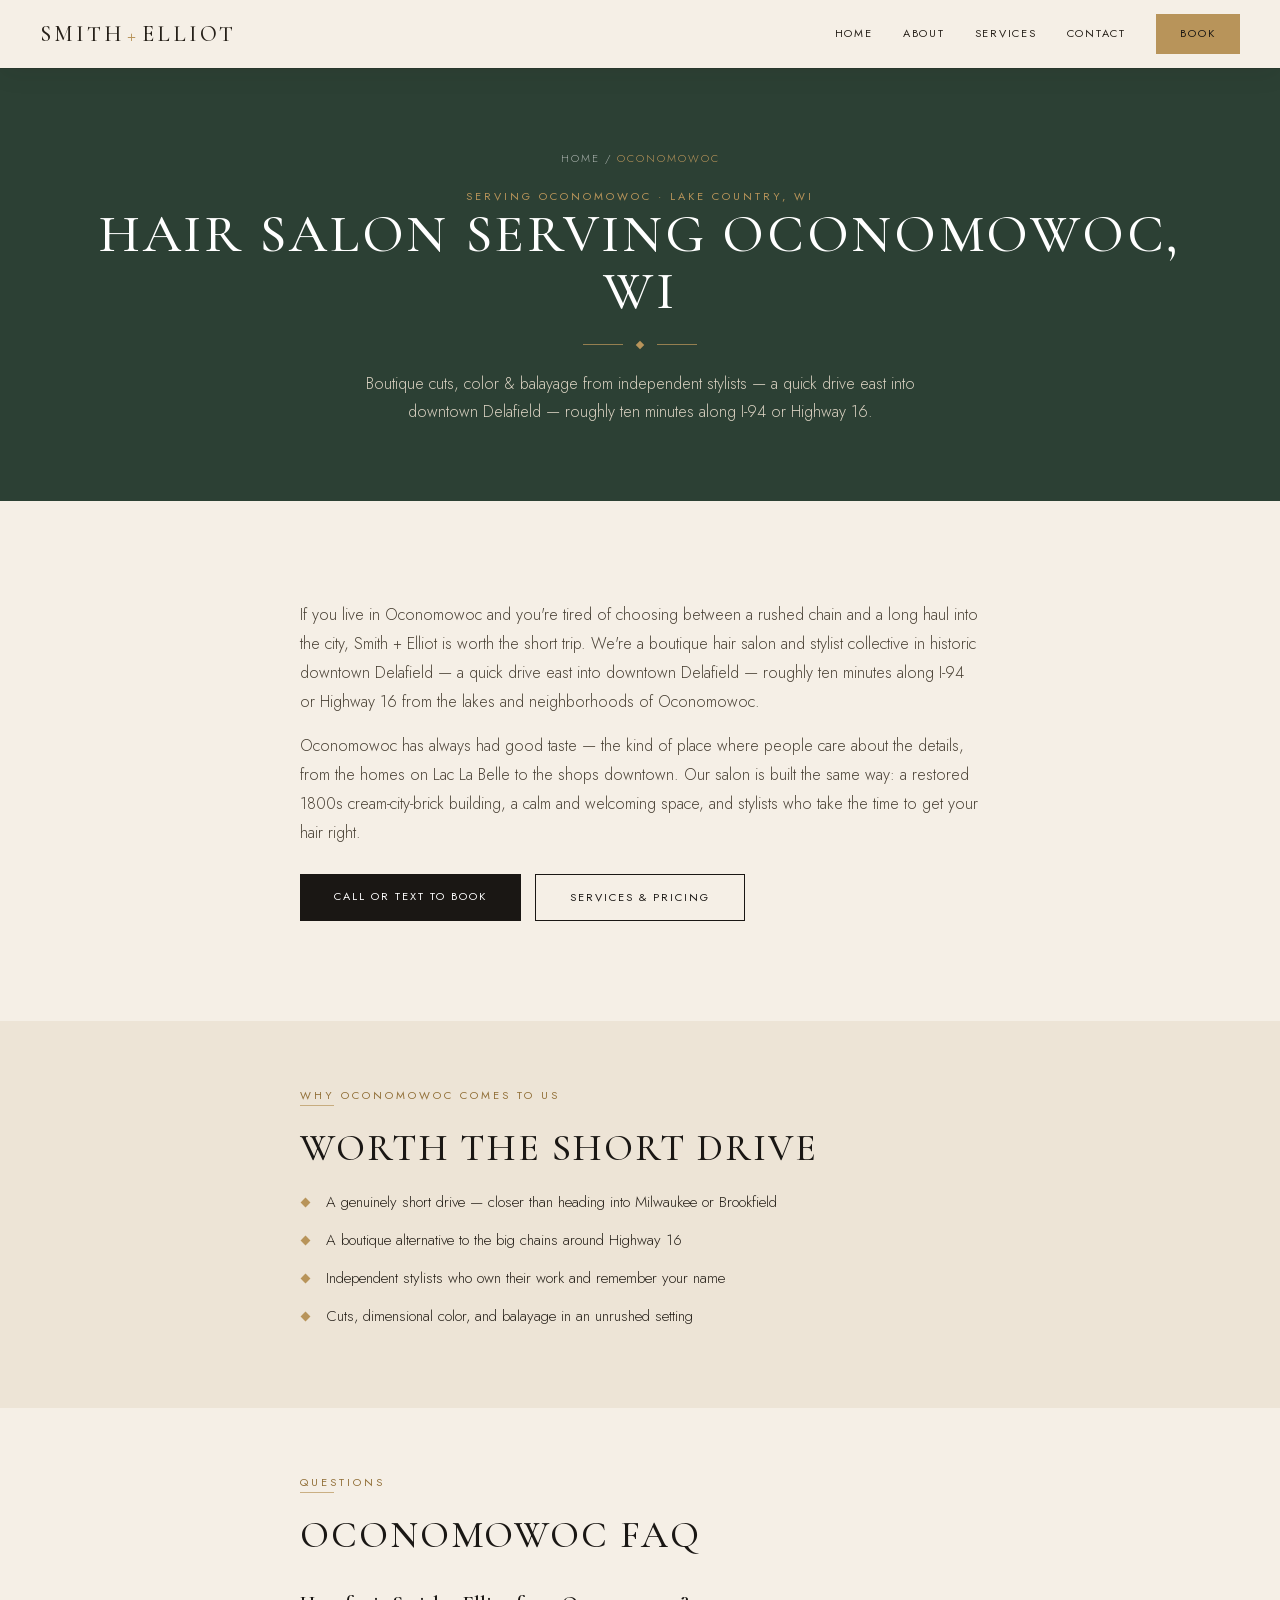
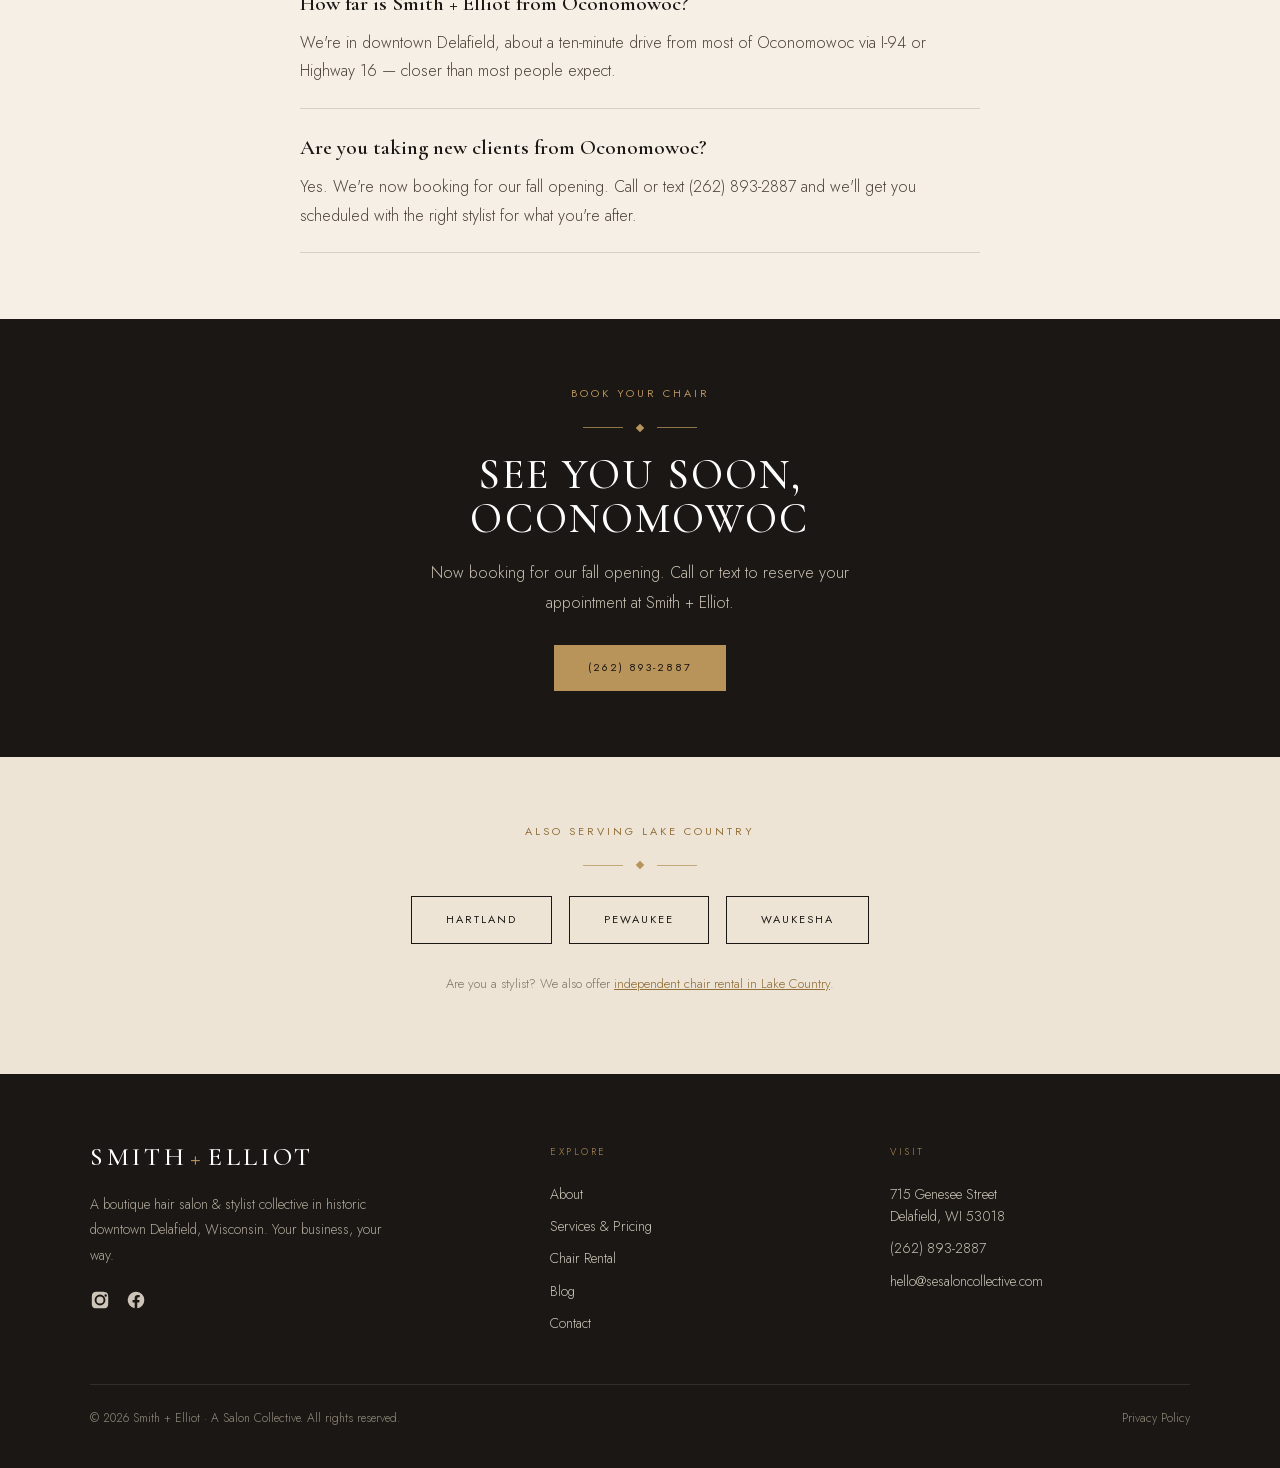
<file: areas/hair-salon-oconomowoc-wi.html>
<!DOCTYPE html>
<html lang="en">
<head>
<meta charset="utf-8">
<meta name="viewport" content="width=device-width, initial-scale=1">

<title>Hair Salon Serving Oconomowoc, WI | Smith + Elliot</title>
<meta name="description" content="A boutique hair salon minutes from Oconomowoc, WI. Smith + Elliot in downtown Delafield: cuts, color &amp; balayage from independent stylists. Call or text.">
<link rel="canonical" href="https://sesaloncollective.com/areas/hair-salon-oconomowoc-wi.html">
<meta name="theme-color" content="#1A1714">

<meta property="og:type" content="website">
<meta property="og:site_name" content="Smith + Elliot">
<meta property="og:title" content="Hair Salon Serving Oconomowoc, WI | Smith + Elliot">
<meta property="og:description" content="A boutique hair salon minutes from Oconomowoc, WI. Smith + Elliot in downtown Delafield: cuts, color &amp; balayage from independent stylists. Call or text.">
<meta property="og:url" content="https://sesaloncollective.com/areas/hair-salon-oconomowoc-wi.html">
<meta property="og:image" content="https://sesaloncollective.com/photos/salon-building-delafield.jpg">
<meta name="twitter:card" content="summary_large_image">
<meta name="twitter:title" content="Hair Salon Serving Oconomowoc, WI | Smith + Elliot">
<meta name="twitter:description" content="A boutique hair salon minutes from Oconomowoc, WI. Smith + Elliot in downtown Delafield: cuts, color &amp; balayage from independent stylists. Call or text.">
<meta name="twitter:image" content="https://sesaloncollective.com/photos/salon-building-delafield.jpg">

<link rel="icon" href="data:image/svg+xml,%3Csvg xmlns='http://www.w3.org/2000/svg' viewBox='0 0 32 32'%3E%3Crect width='32' height='32' fill='%231A1714'/%3E%3Ctext x='16' y='23' font-family='Georgia,serif' font-size='20' fill='%23B8945A' text-anchor='middle'%3ES%3C/text%3E%3C/svg%3E">

<link rel="preload" href="../fonts/cormorant-garamond-normal-latin.woff2" as="font" type="font/woff2" crossorigin>
<link rel="preload" href="../fonts/jost-normal-latin.woff2" as="font" type="font/woff2" crossorigin>
<link rel="stylesheet" href="../styles.css">

<script type="application/ld+json">
{ "@context":"https://schema.org","@type":"BreadcrumbList","itemListElement":[
  {"@type":"ListItem","position":1,"name":"Home","item":"https://sesaloncollective.com/"},
  {"@type":"ListItem","position":2,"name":"Service Areas","item":"https://sesaloncollective.com/contact.html#areas"},
  {"@type":"ListItem","position":3,"name":"Oconomowoc","item":"https://sesaloncollective.com/areas/hair-salon-oconomowoc-wi.html"}]}
</script>
<script type="application/ld+json">
{ "@context":"https://schema.org","@type":"HairSalon","name":"Smith + Elliot",
  "url":"https://sesaloncollective.com/areas/hair-salon-oconomowoc-wi.html","telephone":"+1-262-893-2887","priceRange":"$$",
  "image":"https://sesaloncollective.com/photos/salon-building-delafield.jpg",
  "address":{"@type":"PostalAddress","streetAddress":"715 Genesee Street","addressLocality":"Delafield","addressRegion":"WI","postalCode":"53018","addressCountry":"US"},
  "geo":{"@type":"GeoCoordinates","latitude":43.061377,"longitude":-88.404404},
  "areaServed":{"@type":"City","name":"Oconomowoc","containedInPlace":{"@type":"AdministrativeArea","name":"Waukesha County, WI"}} }
</script>
<script type="application/ld+json">
{ "@context":"https://schema.org","@type":"FAQPage","mainEntity":[{"@type":"Question","name":"How far is Smith + Elliot from Oconomowoc?","acceptedAnswer":{"@type":"Answer","text":"We're in downtown Delafield, about a ten-minute drive from most of Oconomowoc via I-94 or Highway 16 — closer than most people expect."}},{"@type":"Question","name":"Are you taking new clients from Oconomowoc?","acceptedAnswer":{"@type":"Answer","text":"Yes. We're now booking for our fall opening. Call or text (262) 893-2887 and we'll get you scheduled with the right stylist for what you're after."}}]}
</script>

<style>
  .page-hero { background:var(--forest); color:#fff; text-align:center; padding:150px 0 74px; }
</style>
</head>
<body>
<a href="#main" class="skip-link">Skip to content</a>

<nav id="site-nav" class="solid" aria-label="Primary">
  <a href="../index.html" class="wordmark" style="font-size:22px;" aria-label="Smith and Elliot home">Smith<span class="plus">+</span>Elliot</a>
  <div class="desktop-nav" style="display:flex; align-items:center; gap:30px;">
    <a href="../index.html" class="nav-link">Home</a>
    <a href="../about.html" class="nav-link">About</a>
    <a href="../services.html" class="nav-link">Services</a>
    <a href="../contact.html" class="nav-link">Contact</a>
    <a href="../contact.html" class="btn btn-gold" style="padding:11px 24px;">Book</a>
  </div>
  <div class="mobile-actions">
    <a class="mobile-social nav-icon" href="https://www.instagram.com/smithandelliot_saloncollective/" target="_blank" rel="noopener" aria-label="Instagram"><svg width="19" height="19" viewBox="0 0 24 24" fill="currentColor"><path d="M12 2.2c3.2 0 3.6 0 4.9.07 1.2.06 1.8.25 2.2.42.6.22 1 .48 1.4.9.4.4.7.8.9 1.4.17.4.36 1 .42 2.2.06 1.3.07 1.7.07 4.9s0 3.6-.07 4.9c-.06 1.2-.25 1.8-.42 2.2-.22.6-.48 1-.9 1.4-.4.4-.8.7-1.4.9-.4.17-1 .36-2.2.42-1.3.06-1.7.07-4.9.07s-3.6 0-4.9-.07c-1.2-.06-1.8-.25-2.2-.42-.6-.22-1-.48-1.4-.9-.4-.4-.7-.8-.9-1.4-.17-.4-.36-1-.42-2.2C2.2 15.6 2.2 15.2 2.2 12s0-3.6.07-4.9c.06-1.2.25-1.8.42-2.2.22-.6.48-1 .9-1.4.4-.4.8-.7 1.4-.9.4-.17 1-.36 2.2-.42C8.4 2.2 8.8 2.2 12 2.2Zm0 3.3A6.5 6.5 0 1 0 18.5 12 6.5 6.5 0 0 0 12 5.5Zm0 10.7A4.2 4.2 0 1 1 16.2 12 4.2 4.2 0 0 1 12 16.2Zm6.8-11a1.5 1.5 0 1 0 1.5 1.5 1.5 1.5 0 0 0-1.5-1.5Z"/></svg></a>
    <button class="mobile-trigger hamburger nav-icon" data-menu-toggle aria-label="Open menu" aria-expanded="false" aria-controls="mobile-menu"><span></span><span></span><span></span></button>
  </div>
</nav>
<div id="mobile-menu">
  <button class="hamburger" data-menu-close aria-label="Close menu" style="position:absolute; top:22px; right:22px;"><span style="transform:rotate(45deg) translate(3px,4px)"></span><span style="opacity:0"></span><span style="transform:rotate(-45deg) translate(3px,-4px)"></span></button>
  <a href="../index.html" class="nav-link">Home</a>
  <a href="../about.html" class="nav-link">About</a>
  <a href="../services.html" class="nav-link">Services</a>
  <a href="../contact.html" class="nav-link">Contact</a>
  <a href="../contact.html" class="btn btn-gold">Book</a>
  <div class="menu-social">
    <a href="https://www.instagram.com/smithandelliot_saloncollective/" target="_blank" rel="noopener" aria-label="Instagram"><svg width="22" height="22" viewBox="0 0 24 24" fill="currentColor"><path d="M12 2.2c3.2 0 3.6 0 4.9.07 1.2.06 1.8.25 2.2.42.6.22 1 .48 1.4.9.4.4.7.8.9 1.4.17.4.36 1 .42 2.2.06 1.3.07 1.7.07 4.9s0 3.6-.07 4.9c-.06 1.2-.25 1.8-.42 2.2-.22.6-.48 1-.9 1.4-.4.4-.8.7-1.4.9-.4.17-1 .36-2.2.42-1.3.06-1.7.07-4.9.07s-3.6 0-4.9-.07c-1.2-.06-1.8-.25-2.2-.42-.6-.22-1-.48-1.4-.9-.4-.4-.7-.8-.9-1.4-.17-.4-.36-1-.42-2.2C2.2 15.6 2.2 15.2 2.2 12s0-3.6.07-4.9c.06-1.2.25-1.8.42-2.2.22-.6.48-1 .9-1.4.4-.4.8-.7 1.4-.9.4-.17 1-.36 2.2-.42C8.4 2.2 8.8 2.2 12 2.2Zm0 3.3A6.5 6.5 0 1 0 18.5 12 6.5 6.5 0 0 0 12 5.5Zm0 10.7A4.2 4.2 0 1 1 16.2 12 4.2 4.2 0 0 1 12 16.2Zm6.8-11a1.5 1.5 0 1 0 1.5 1.5 1.5 1.5 0 0 0-1.5-1.5Z"/></svg></a>
    <a href="https://www.facebook.com/" target="_blank" rel="noopener" aria-label="Facebook"><svg width="22" height="22" viewBox="0 0 24 24" fill="currentColor"><path d="M22 12a10 10 0 1 0-11.6 9.9v-7H7.9V12h2.5V9.8c0-2.5 1.5-3.9 3.8-3.9 1.1 0 2.2.2 2.2.2v2.5h-1.3c-1.2 0-1.6.75-1.6 1.5V12h2.8l-.45 2.9h-2.35v7A10 10 0 0 0 22 12Z"/></svg></a>
  </div>
</div>

<main id="main">

<header class="page-hero">
  <div class="section-wrap">
    <nav aria-label="Breadcrumb" style="font-size:11px; letter-spacing:2px; text-transform:uppercase; color:rgba(255,255,255,0.6); margin-bottom:20px;">
      <a href="../index.html" style="color:rgba(255,255,255,0.6); text-decoration:none;">Home</a> <span aria-hidden="true">/</span> <span aria-current="page" style="color:var(--gold);">Oconomowoc</span>
    </nav>
    <span class="sup" style="color:var(--gold);">Serving Oconomowoc · Lake Country, WI</span>
    <h1 class="display" style="font-size:clamp(30px,5vw,54px);">Hair Salon Serving Oconomowoc, WI</h1>
    <div class="diamond-rule center"><span class="dot"></span></div>
    <p style="max-width:56ch; margin:0 auto; color:#d8d0c0; font-size:16px; line-height:1.8;">Boutique cuts, color &amp; balayage from independent stylists — a quick drive east into downtown Delafield — roughly ten minutes along I-94 or Highway 16.</p>
  </div>
</header>

<section class="section-pad" style="background:var(--cream);">
  <div class="section-wrap" style="max-width:760px;">
    <div class="fade-up">
      <p class="lead">If you live in Oconomowoc and you're tired of choosing between a rushed chain and a long haul into the city, Smith + Elliot is worth the short trip. We're a boutique hair salon and stylist collective in historic downtown Delafield — a quick drive east into downtown Delafield — roughly ten minutes along I-94 or Highway 16 from the lakes and neighborhoods of Oconomowoc.</p>
      <p class="lead">Oconomowoc has always had good taste — the kind of place where people care about the details, from the homes on Lac La Belle to the shops downtown. Our salon is built the same way: a restored 1800s cream-city-brick building, a calm and welcoming space, and stylists who take the time to get your hair right.</p>
      <div style="display:flex; gap:14px; flex-wrap:wrap; margin-top:26px;">
        <a href="tel:+12628932887" class="btn btn-dark">Call or Text to Book</a>
        <a href="../services.html" class="btn btn-outline-dark">Services &amp; Pricing</a>
      </div>
    </div>
  </div>
</section>

<section class="section-pad-sm" style="background:var(--cream-alt);">
  <div class="section-wrap" style="max-width:760px;">
    <div class="fade-up">
      <span class="sup">Why Oconomowoc Comes to Us</span>
      <div class="gold-rule"></div>
      <h2 class="display" style="font-size:clamp(26px,3.6vw,38px); color:var(--black);">Worth the Short Drive</h2>
      <ul class="feature-list" style="margin-top:22px;">
          <li>A genuinely short drive — closer than heading into Milwaukee or Brookfield</li>
          <li>A boutique alternative to the big chains around Highway 16</li>
          <li>Independent stylists who own their work and remember your name</li>
          <li>Cuts, dimensional color, and balayage in an unrushed setting</li>
      </ul>
    </div>
  </div>
</section>

<section class="section-pad-sm" style="background:var(--cream);">
  <div class="section-wrap" style="max-width:760px;">
    <div class="fade-up">
      <span class="sup">Questions</span>
      <div class="gold-rule"></div>
      <h2 class="display" style="font-size:clamp(26px,3.6vw,38px); color:var(--black); margin-bottom:10px;">Oconomowoc FAQ</h2>
      <div class="faq-item"><h3>How far is Smith + Elliot from Oconomowoc?</h3><p>We're in downtown Delafield, about a ten-minute drive from most of Oconomowoc via I-94 or Highway 16 — closer than most people expect.</p></div>
      <div class="faq-item"><h3>Are you taking new clients from Oconomowoc?</h3><p>Yes. We're now booking for our fall opening. Call or text (262) 893-2887 and we'll get you scheduled with the right stylist for what you're after.</p></div>
    </div>
  </div>
</section>

<section class="section-pad-sm" style="background:var(--black); color:#e7e0d3; text-align:center;">
  <div class="section-wrap fade-up" style="max-width:680px;">
    <span class="sup" style="color:var(--gold);">Book Your Chair</span>
    <div class="diamond-rule center"><span class="dot"></span></div>
    <h2 class="display" style="font-size:clamp(26px,4vw,42px); color:#fff;">See You Soon, Oconomowoc</h2>
    <p style="color:#c9c0b2; font-size:16px; line-height:1.85; margin:16px auto 28px; max-width:50ch;">Now booking for our fall opening. Call or text to reserve your appointment at Smith + Elliot.</p>
    <a href="tel:+12628932887" class="btn btn-gold">(262) 893-2887</a>
  </div>
</section>

<section class="section-pad-sm" style="background:var(--cream-alt); text-align:center;">
  <div class="section-wrap fade-up" style="max-width:680px;">
    <span class="sup">Also Serving Lake Country</span>
    <div class="diamond-rule center"><span class="dot"></span></div>
    <div style="margin-top:12px;">
        <a href="hair-salon-hartland-wi.html" class="btn btn-outline-dark" style="margin:6px;">Hartland</a>
        <a href="hair-salon-pewaukee-wi.html" class="btn btn-outline-dark" style="margin:6px;">Pewaukee</a>
        <a href="hair-salon-waukesha-wi.html" class="btn btn-outline-dark" style="margin:6px;">Waukesha</a>
    </div>
    <p style="margin-top:24px; font-size:13px; color:var(--muted);">Are you a stylist? We also offer <a href="../chair-rental-lake-country.html" style="color:var(--gold-deep);">independent chair rental in Lake Country</a>.</p>
  </div>
</section>

</main>

<footer class="site-footer">
  <div class="section-wrap" style="padding-top:70px; padding-bottom:40px;">
    <div class="footer-grid">
      <div>
        <span class="wordmark" style="font-size:26px; color:#fff;">Smith<span class="plus">+</span>Elliot</span>
        <p style="margin-top:20px; font-size:14px; line-height:1.8; color:#b3aa9c; max-width:34ch;">A boutique hair salon &amp; stylist collective in historic downtown Delafield, Wisconsin. Your business, your way.</p>
        <div style="display:flex; gap:16px; margin-top:22px;">
          <a href="https://www.instagram.com/smithandelliot_saloncollective/" target="_blank" rel="noopener" aria-label="Instagram"><svg width="20" height="20" viewBox="0 0 24 24" fill="currentColor"><path d="M12 2.2c3.2 0 3.6 0 4.9.07 1.2.06 1.8.25 2.2.42.6.22 1 .48 1.4.9.4.4.7.8.9 1.4.17.4.36 1 .42 2.2.06 1.3.07 1.7.07 4.9s0 3.6-.07 4.9c-.06 1.2-.25 1.8-.42 2.2-.22.6-.48 1-.9 1.4-.4.4-.8.7-1.4.9-.4.17-1 .36-2.2.42-1.3.06-1.7.07-4.9.07s-3.6 0-4.9-.07c-1.2-.06-1.8-.25-2.2-.42-.6-.22-1-.48-1.4-.9-.4-.4-.7-.8-.9-1.4-.17-.4-.36-1-.42-2.2C2.2 15.6 2.2 15.2 2.2 12s0-3.6.07-4.9c.06-1.2.25-1.8.42-2.2.22-.6.48-1 .9-1.4.4-.4.8-.7 1.4-.9.4-.17 1-.36 2.2-.42C8.4 2.2 8.8 2.2 12 2.2Zm0 3.3A6.5 6.5 0 1 0 18.5 12 6.5 6.5 0 0 0 12 5.5Zm0 10.7A4.2 4.2 0 1 1 16.2 12 4.2 4.2 0 0 1 12 16.2Zm6.8-11a1.5 1.5 0 1 0 1.5 1.5 1.5 1.5 0 0 0-1.5-1.5Z"/></svg></a>
          <a href="https://www.facebook.com/" target="_blank" rel="noopener" aria-label="Facebook"><svg width="20" height="20" viewBox="0 0 24 24" fill="currentColor"><path d="M22 12a10 10 0 1 0-11.6 9.9v-7H7.9V12h2.5V9.8c0-2.5 1.5-3.9 3.8-3.9 1.1 0 2.2.2 2.2.2v2.5h-1.3c-1.2 0-1.6.75-1.6 1.5V12h2.8l-.45 2.9h-2.35v7A10 10 0 0 0 22 12Z"/></svg></a>
        </div>
      </div>
      <div>
        <div class="footer-heading">Explore</div>
        <a href="../about.html" class="footer-link">About</a>
        <a href="../services.html" class="footer-link">Services &amp; Pricing</a>
        <a href="../chair-rental-lake-country.html" class="footer-link">Chair Rental</a>
        <a href="../blog.html" class="footer-link">Blog</a>
        <a href="../contact.html" class="footer-link">Contact</a>
      </div>
      <div>
        <div class="footer-heading">Visit</div>
        <a href="https://maps.google.com/?q=715+Genesee+Street+Delafield+WI+53018" target="_blank" rel="noopener" class="footer-link">715 Genesee Street<br>Delafield, WI 53018</a>
        <a href="tel:+12628932887" class="footer-link">(262) 893-2887</a>
        <a href="mailto:hello@sesaloncollective.com" class="footer-link">hello@sesaloncollective.com</a>
      </div>
    </div>
    <div style="border-top:1px solid rgba(255,255,255,0.1); margin-top:44px; padding-top:24px; display:flex; flex-wrap:wrap; gap:12px; justify-content:space-between; font-size:12px; color:#8a8274;">
      <span>© 2026 Smith + Elliot · A Salon Collective. All rights reserved.</span>
      <a href="../privacy.html" style="color:#8a8274;">Privacy Policy</a>
    </div>
  </div>
</footer>

<script src="../main.js"></script>
</body>
</html>
</file>
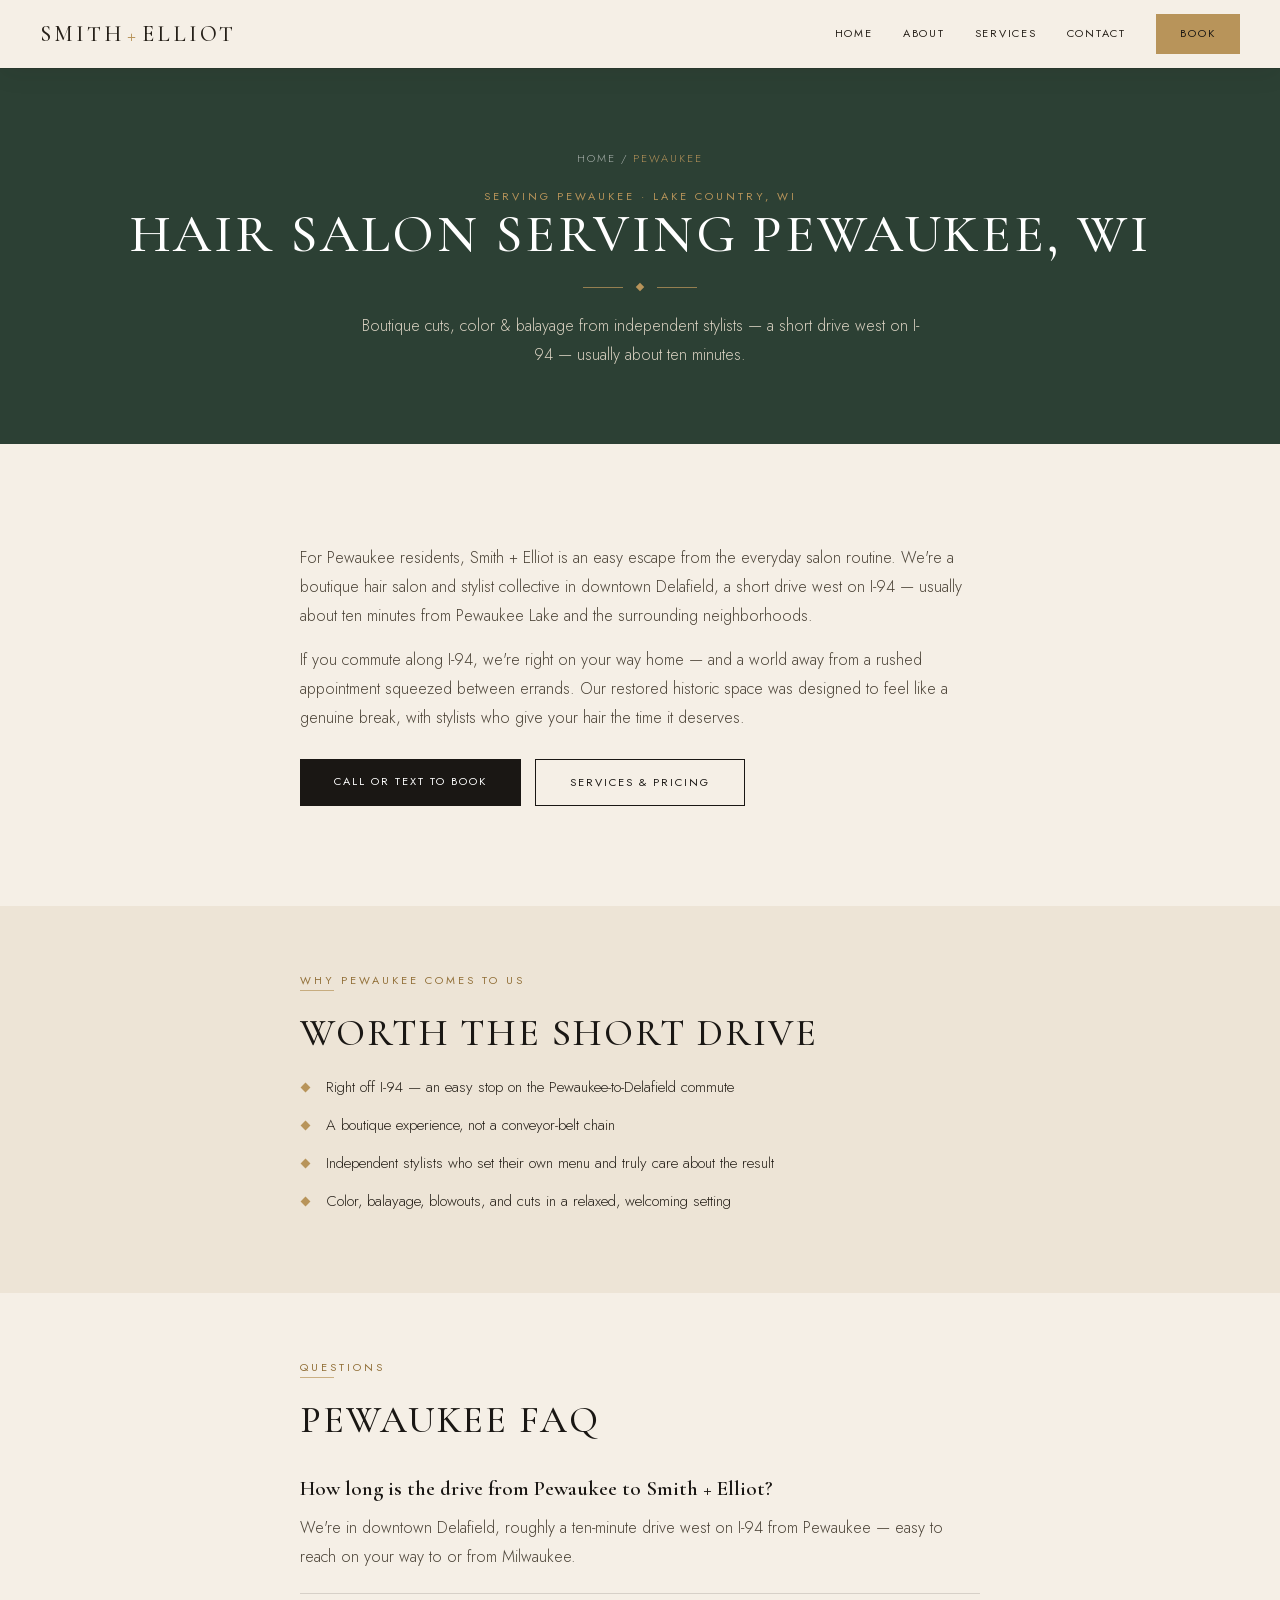
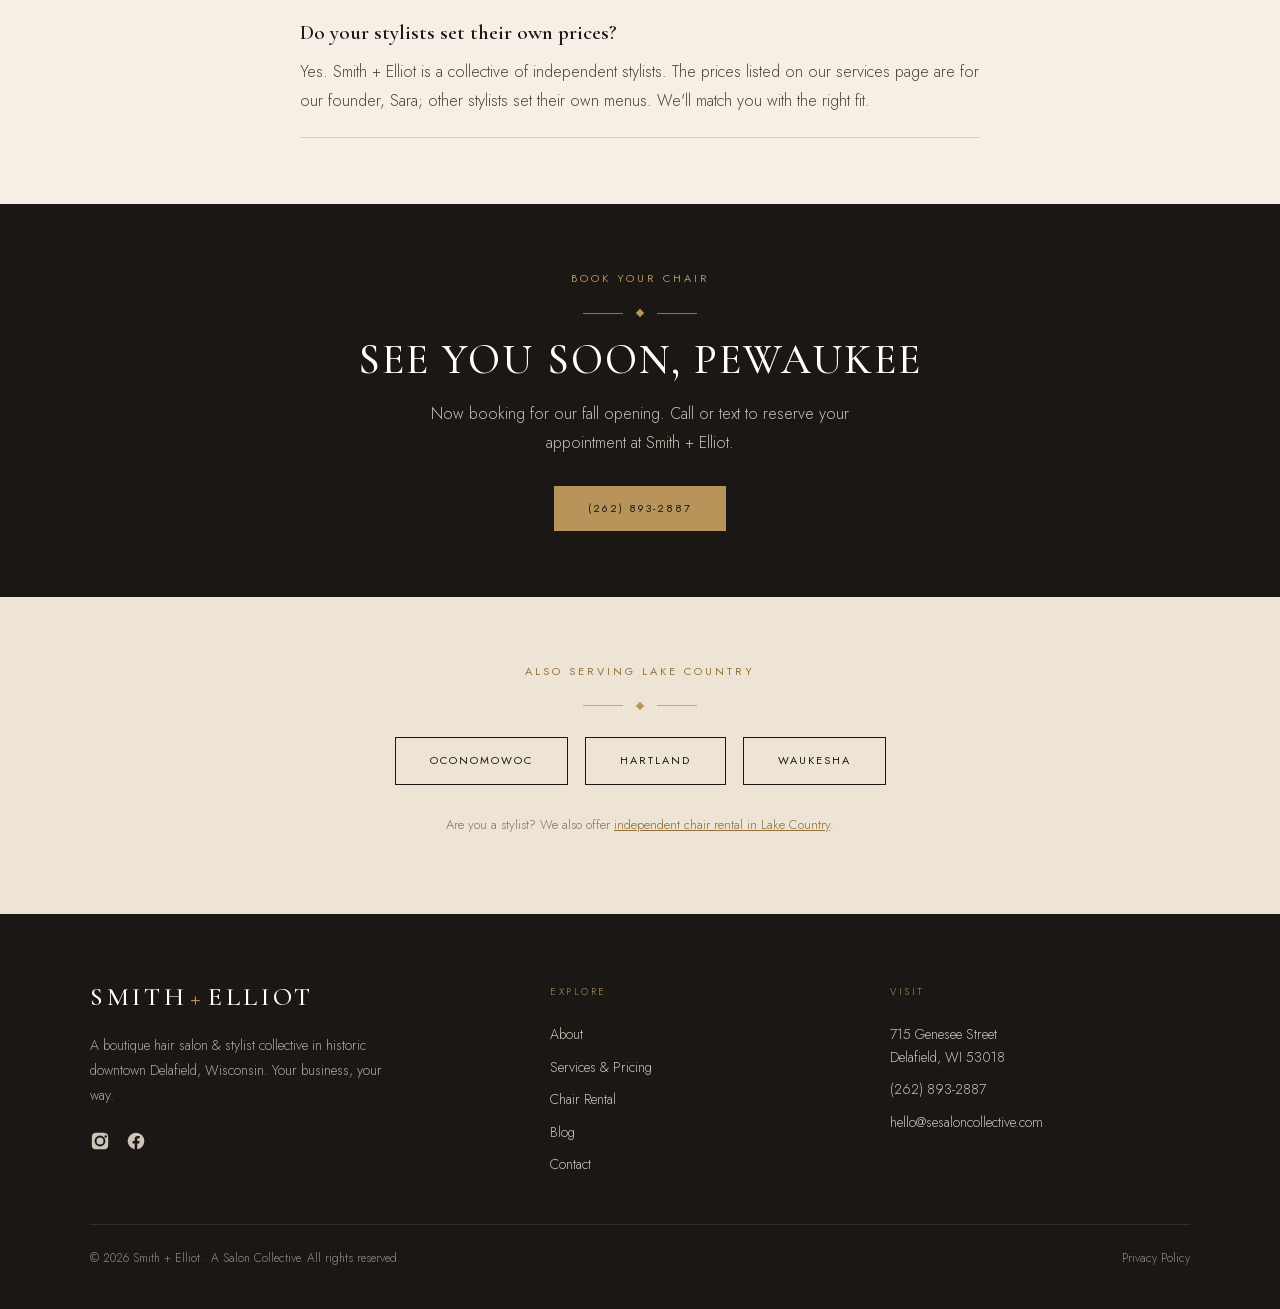
<file: areas/hair-salon-pewaukee-wi.html>
<!DOCTYPE html>
<html lang="en">
<head>
<meta charset="utf-8">
<meta name="viewport" content="width=device-width, initial-scale=1">

<title>Hair Salon Near Pewaukee, WI | Smith + Elliot</title>
<meta name="description" content="A boutique hair salon a short drive from Pewaukee, WI. Cuts, color, balayage &amp; blowouts from independent stylists at Smith + Elliot, Delafield.">
<link rel="canonical" href="https://sesaloncollective.com/areas/hair-salon-pewaukee-wi.html">
<meta name="theme-color" content="#1A1714">

<meta property="og:type" content="website">
<meta property="og:site_name" content="Smith + Elliot">
<meta property="og:title" content="Hair Salon Near Pewaukee, WI | Smith + Elliot">
<meta property="og:description" content="A boutique hair salon a short drive from Pewaukee, WI. Cuts, color, balayage &amp; blowouts from independent stylists at Smith + Elliot, Delafield.">
<meta property="og:url" content="https://sesaloncollective.com/areas/hair-salon-pewaukee-wi.html">
<meta property="og:image" content="https://sesaloncollective.com/photos/salon-building-delafield.jpg">
<meta name="twitter:card" content="summary_large_image">
<meta name="twitter:title" content="Hair Salon Near Pewaukee, WI | Smith + Elliot">
<meta name="twitter:description" content="A boutique hair salon a short drive from Pewaukee, WI. Cuts, color, balayage &amp; blowouts from independent stylists at Smith + Elliot, Delafield.">
<meta name="twitter:image" content="https://sesaloncollective.com/photos/salon-building-delafield.jpg">

<link rel="icon" href="data:image/svg+xml,%3Csvg xmlns='http://www.w3.org/2000/svg' viewBox='0 0 32 32'%3E%3Crect width='32' height='32' fill='%231A1714'/%3E%3Ctext x='16' y='23' font-family='Georgia,serif' font-size='20' fill='%23B8945A' text-anchor='middle'%3ES%3C/text%3E%3C/svg%3E">

<link rel="preload" href="../fonts/cormorant-garamond-normal-latin.woff2" as="font" type="font/woff2" crossorigin>
<link rel="preload" href="../fonts/jost-normal-latin.woff2" as="font" type="font/woff2" crossorigin>
<link rel="stylesheet" href="../styles.css">

<script type="application/ld+json">
{ "@context":"https://schema.org","@type":"BreadcrumbList","itemListElement":[
  {"@type":"ListItem","position":1,"name":"Home","item":"https://sesaloncollective.com/"},
  {"@type":"ListItem","position":2,"name":"Service Areas","item":"https://sesaloncollective.com/contact.html#areas"},
  {"@type":"ListItem","position":3,"name":"Pewaukee","item":"https://sesaloncollective.com/areas/hair-salon-pewaukee-wi.html"}]}
</script>
<script type="application/ld+json">
{ "@context":"https://schema.org","@type":"HairSalon","name":"Smith + Elliot",
  "url":"https://sesaloncollective.com/areas/hair-salon-pewaukee-wi.html","telephone":"+1-262-893-2887","priceRange":"$$",
  "image":"https://sesaloncollective.com/photos/salon-building-delafield.jpg",
  "address":{"@type":"PostalAddress","streetAddress":"715 Genesee Street","addressLocality":"Delafield","addressRegion":"WI","postalCode":"53018","addressCountry":"US"},
  "geo":{"@type":"GeoCoordinates","latitude":43.061377,"longitude":-88.404404},
  "areaServed":{"@type":"City","name":"Pewaukee","containedInPlace":{"@type":"AdministrativeArea","name":"Waukesha County, WI"}} }
</script>
<script type="application/ld+json">
{ "@context":"https://schema.org","@type":"FAQPage","mainEntity":[{"@type":"Question","name":"How long is the drive from Pewaukee to Smith + Elliot?","acceptedAnswer":{"@type":"Answer","text":"We're in downtown Delafield, roughly a ten-minute drive west on I-94 from Pewaukee — easy to reach on your way to or from Milwaukee."}},{"@type":"Question","name":"Do your stylists set their own prices?","acceptedAnswer":{"@type":"Answer","text":"Yes. Smith + Elliot is a collective of independent stylists. The prices listed on our services page are for our founder, Sara; other stylists set their own menus. We'll match you with the right fit."}}]}
</script>

<style>
  .page-hero { background:var(--forest); color:#fff; text-align:center; padding:150px 0 74px; }
</style>
</head>
<body>
<a href="#main" class="skip-link">Skip to content</a>

<nav id="site-nav" class="solid" aria-label="Primary">
  <a href="../index.html" class="wordmark" style="font-size:22px;" aria-label="Smith and Elliot home">Smith<span class="plus">+</span>Elliot</a>
  <div class="desktop-nav" style="display:flex; align-items:center; gap:30px;">
    <a href="../index.html" class="nav-link">Home</a>
    <a href="../about.html" class="nav-link">About</a>
    <a href="../services.html" class="nav-link">Services</a>
    <a href="../contact.html" class="nav-link">Contact</a>
    <a href="../contact.html" class="btn btn-gold" style="padding:11px 24px;">Book</a>
  </div>
  <div class="mobile-actions">
    <a class="mobile-social nav-icon" href="https://www.instagram.com/smithandelliot_saloncollective/" target="_blank" rel="noopener" aria-label="Instagram"><svg width="19" height="19" viewBox="0 0 24 24" fill="currentColor"><path d="M12 2.2c3.2 0 3.6 0 4.9.07 1.2.06 1.8.25 2.2.42.6.22 1 .48 1.4.9.4.4.7.8.9 1.4.17.4.36 1 .42 2.2.06 1.3.07 1.7.07 4.9s0 3.6-.07 4.9c-.06 1.2-.25 1.8-.42 2.2-.22.6-.48 1-.9 1.4-.4.4-.8.7-1.4.9-.4.17-1 .36-2.2.42-1.3.06-1.7.07-4.9.07s-3.6 0-4.9-.07c-1.2-.06-1.8-.25-2.2-.42-.6-.22-1-.48-1.4-.9-.4-.4-.7-.8-.9-1.4-.17-.4-.36-1-.42-2.2C2.2 15.6 2.2 15.2 2.2 12s0-3.6.07-4.9c.06-1.2.25-1.8.42-2.2.22-.6.48-1 .9-1.4.4-.4.8-.7 1.4-.9.4-.17 1-.36 2.2-.42C8.4 2.2 8.8 2.2 12 2.2Zm0 3.3A6.5 6.5 0 1 0 18.5 12 6.5 6.5 0 0 0 12 5.5Zm0 10.7A4.2 4.2 0 1 1 16.2 12 4.2 4.2 0 0 1 12 16.2Zm6.8-11a1.5 1.5 0 1 0 1.5 1.5 1.5 1.5 0 0 0-1.5-1.5Z"/></svg></a>
    <button class="mobile-trigger hamburger nav-icon" data-menu-toggle aria-label="Open menu" aria-expanded="false" aria-controls="mobile-menu"><span></span><span></span><span></span></button>
  </div>
</nav>
<div id="mobile-menu">
  <button class="hamburger" data-menu-close aria-label="Close menu" style="position:absolute; top:22px; right:22px;"><span style="transform:rotate(45deg) translate(3px,4px)"></span><span style="opacity:0"></span><span style="transform:rotate(-45deg) translate(3px,-4px)"></span></button>
  <a href="../index.html" class="nav-link">Home</a>
  <a href="../about.html" class="nav-link">About</a>
  <a href="../services.html" class="nav-link">Services</a>
  <a href="../contact.html" class="nav-link">Contact</a>
  <a href="../contact.html" class="btn btn-gold">Book</a>
  <div class="menu-social">
    <a href="https://www.instagram.com/smithandelliot_saloncollective/" target="_blank" rel="noopener" aria-label="Instagram"><svg width="22" height="22" viewBox="0 0 24 24" fill="currentColor"><path d="M12 2.2c3.2 0 3.6 0 4.9.07 1.2.06 1.8.25 2.2.42.6.22 1 .48 1.4.9.4.4.7.8.9 1.4.17.4.36 1 .42 2.2.06 1.3.07 1.7.07 4.9s0 3.6-.07 4.9c-.06 1.2-.25 1.8-.42 2.2-.22.6-.48 1-.9 1.4-.4.4-.8.7-1.4.9-.4.17-1 .36-2.2.42-1.3.06-1.7.07-4.9.07s-3.6 0-4.9-.07c-1.2-.06-1.8-.25-2.2-.42-.6-.22-1-.48-1.4-.9-.4-.4-.7-.8-.9-1.4-.17-.4-.36-1-.42-2.2C2.2 15.6 2.2 15.2 2.2 12s0-3.6.07-4.9c.06-1.2.25-1.8.42-2.2.22-.6.48-1 .9-1.4.4-.4.8-.7 1.4-.9.4-.17 1-.36 2.2-.42C8.4 2.2 8.8 2.2 12 2.2Zm0 3.3A6.5 6.5 0 1 0 18.5 12 6.5 6.5 0 0 0 12 5.5Zm0 10.7A4.2 4.2 0 1 1 16.2 12 4.2 4.2 0 0 1 12 16.2Zm6.8-11a1.5 1.5 0 1 0 1.5 1.5 1.5 1.5 0 0 0-1.5-1.5Z"/></svg></a>
    <a href="https://www.facebook.com/" target="_blank" rel="noopener" aria-label="Facebook"><svg width="22" height="22" viewBox="0 0 24 24" fill="currentColor"><path d="M22 12a10 10 0 1 0-11.6 9.9v-7H7.9V12h2.5V9.8c0-2.5 1.5-3.9 3.8-3.9 1.1 0 2.2.2 2.2.2v2.5h-1.3c-1.2 0-1.6.75-1.6 1.5V12h2.8l-.45 2.9h-2.35v7A10 10 0 0 0 22 12Z"/></svg></a>
  </div>
</div>

<main id="main">

<header class="page-hero">
  <div class="section-wrap">
    <nav aria-label="Breadcrumb" style="font-size:11px; letter-spacing:2px; text-transform:uppercase; color:rgba(255,255,255,0.6); margin-bottom:20px;">
      <a href="../index.html" style="color:rgba(255,255,255,0.6); text-decoration:none;">Home</a> <span aria-hidden="true">/</span> <span aria-current="page" style="color:var(--gold);">Pewaukee</span>
    </nav>
    <span class="sup" style="color:var(--gold);">Serving Pewaukee · Lake Country, WI</span>
    <h1 class="display" style="font-size:clamp(30px,5vw,54px);">Hair Salon Serving Pewaukee, WI</h1>
    <div class="diamond-rule center"><span class="dot"></span></div>
    <p style="max-width:56ch; margin:0 auto; color:#d8d0c0; font-size:16px; line-height:1.8;">Boutique cuts, color &amp; balayage from independent stylists — a short drive west on I-94 — usually about ten minutes.</p>
  </div>
</header>

<section class="section-pad" style="background:var(--cream);">
  <div class="section-wrap" style="max-width:760px;">
    <div class="fade-up">
      <p class="lead">For Pewaukee residents, Smith + Elliot is an easy escape from the everyday salon routine. We're a boutique hair salon and stylist collective in downtown Delafield, a short drive west on I-94 — usually about ten minutes from Pewaukee Lake and the surrounding neighborhoods.</p>
      <p class="lead">If you commute along I-94, we're right on your way home — and a world away from a rushed appointment squeezed between errands. Our restored historic space was designed to feel like a genuine break, with stylists who give your hair the time it deserves.</p>
      <div style="display:flex; gap:14px; flex-wrap:wrap; margin-top:26px;">
        <a href="tel:+12628932887" class="btn btn-dark">Call or Text to Book</a>
        <a href="../services.html" class="btn btn-outline-dark">Services &amp; Pricing</a>
      </div>
    </div>
  </div>
</section>

<section class="section-pad-sm" style="background:var(--cream-alt);">
  <div class="section-wrap" style="max-width:760px;">
    <div class="fade-up">
      <span class="sup">Why Pewaukee Comes to Us</span>
      <div class="gold-rule"></div>
      <h2 class="display" style="font-size:clamp(26px,3.6vw,38px); color:var(--black);">Worth the Short Drive</h2>
      <ul class="feature-list" style="margin-top:22px;">
          <li>Right off I-94 — an easy stop on the Pewaukee-to-Delafield commute</li>
          <li>A boutique experience, not a conveyor-belt chain</li>
          <li>Independent stylists who set their own menu and truly care about the result</li>
          <li>Color, balayage, blowouts, and cuts in a relaxed, welcoming setting</li>
      </ul>
    </div>
  </div>
</section>

<section class="section-pad-sm" style="background:var(--cream);">
  <div class="section-wrap" style="max-width:760px;">
    <div class="fade-up">
      <span class="sup">Questions</span>
      <div class="gold-rule"></div>
      <h2 class="display" style="font-size:clamp(26px,3.6vw,38px); color:var(--black); margin-bottom:10px;">Pewaukee FAQ</h2>
      <div class="faq-item"><h3>How long is the drive from Pewaukee to Smith + Elliot?</h3><p>We're in downtown Delafield, roughly a ten-minute drive west on I-94 from Pewaukee — easy to reach on your way to or from Milwaukee.</p></div>
      <div class="faq-item"><h3>Do your stylists set their own prices?</h3><p>Yes. Smith + Elliot is a collective of independent stylists. The prices listed on our services page are for our founder, Sara; other stylists set their own menus. We'll match you with the right fit.</p></div>
    </div>
  </div>
</section>

<section class="section-pad-sm" style="background:var(--black); color:#e7e0d3; text-align:center;">
  <div class="section-wrap fade-up" style="max-width:680px;">
    <span class="sup" style="color:var(--gold);">Book Your Chair</span>
    <div class="diamond-rule center"><span class="dot"></span></div>
    <h2 class="display" style="font-size:clamp(26px,4vw,42px); color:#fff;">See You Soon, Pewaukee</h2>
    <p style="color:#c9c0b2; font-size:16px; line-height:1.85; margin:16px auto 28px; max-width:50ch;">Now booking for our fall opening. Call or text to reserve your appointment at Smith + Elliot.</p>
    <a href="tel:+12628932887" class="btn btn-gold">(262) 893-2887</a>
  </div>
</section>

<section class="section-pad-sm" style="background:var(--cream-alt); text-align:center;">
  <div class="section-wrap fade-up" style="max-width:680px;">
    <span class="sup">Also Serving Lake Country</span>
    <div class="diamond-rule center"><span class="dot"></span></div>
    <div style="margin-top:12px;">
        <a href="hair-salon-oconomowoc-wi.html" class="btn btn-outline-dark" style="margin:6px;">Oconomowoc</a>
        <a href="hair-salon-hartland-wi.html" class="btn btn-outline-dark" style="margin:6px;">Hartland</a>
        <a href="hair-salon-waukesha-wi.html" class="btn btn-outline-dark" style="margin:6px;">Waukesha</a>
    </div>
    <p style="margin-top:24px; font-size:13px; color:var(--muted);">Are you a stylist? We also offer <a href="../chair-rental-lake-country.html" style="color:var(--gold-deep);">independent chair rental in Lake Country</a>.</p>
  </div>
</section>

</main>

<footer class="site-footer">
  <div class="section-wrap" style="padding-top:70px; padding-bottom:40px;">
    <div class="footer-grid">
      <div>
        <span class="wordmark" style="font-size:26px; color:#fff;">Smith<span class="plus">+</span>Elliot</span>
        <p style="margin-top:20px; font-size:14px; line-height:1.8; color:#b3aa9c; max-width:34ch;">A boutique hair salon &amp; stylist collective in historic downtown Delafield, Wisconsin. Your business, your way.</p>
        <div style="display:flex; gap:16px; margin-top:22px;">
          <a href="https://www.instagram.com/smithandelliot_saloncollective/" target="_blank" rel="noopener" aria-label="Instagram"><svg width="20" height="20" viewBox="0 0 24 24" fill="currentColor"><path d="M12 2.2c3.2 0 3.6 0 4.9.07 1.2.06 1.8.25 2.2.42.6.22 1 .48 1.4.9.4.4.7.8.9 1.4.17.4.36 1 .42 2.2.06 1.3.07 1.7.07 4.9s0 3.6-.07 4.9c-.06 1.2-.25 1.8-.42 2.2-.22.6-.48 1-.9 1.4-.4.4-.8.7-1.4.9-.4.17-1 .36-2.2.42-1.3.06-1.7.07-4.9.07s-3.6 0-4.9-.07c-1.2-.06-1.8-.25-2.2-.42-.6-.22-1-.48-1.4-.9-.4-.4-.7-.8-.9-1.4-.17-.4-.36-1-.42-2.2C2.2 15.6 2.2 15.2 2.2 12s0-3.6.07-4.9c.06-1.2.25-1.8.42-2.2.22-.6.48-1 .9-1.4.4-.4.8-.7 1.4-.9.4-.17 1-.36 2.2-.42C8.4 2.2 8.8 2.2 12 2.2Zm0 3.3A6.5 6.5 0 1 0 18.5 12 6.5 6.5 0 0 0 12 5.5Zm0 10.7A4.2 4.2 0 1 1 16.2 12 4.2 4.2 0 0 1 12 16.2Zm6.8-11a1.5 1.5 0 1 0 1.5 1.5 1.5 1.5 0 0 0-1.5-1.5Z"/></svg></a>
          <a href="https://www.facebook.com/" target="_blank" rel="noopener" aria-label="Facebook"><svg width="20" height="20" viewBox="0 0 24 24" fill="currentColor"><path d="M22 12a10 10 0 1 0-11.6 9.9v-7H7.9V12h2.5V9.8c0-2.5 1.5-3.9 3.8-3.9 1.1 0 2.2.2 2.2.2v2.5h-1.3c-1.2 0-1.6.75-1.6 1.5V12h2.8l-.45 2.9h-2.35v7A10 10 0 0 0 22 12Z"/></svg></a>
        </div>
      </div>
      <div>
        <div class="footer-heading">Explore</div>
        <a href="../about.html" class="footer-link">About</a>
        <a href="../services.html" class="footer-link">Services &amp; Pricing</a>
        <a href="../chair-rental-lake-country.html" class="footer-link">Chair Rental</a>
        <a href="../blog.html" class="footer-link">Blog</a>
        <a href="../contact.html" class="footer-link">Contact</a>
      </div>
      <div>
        <div class="footer-heading">Visit</div>
        <a href="https://maps.google.com/?q=715+Genesee+Street+Delafield+WI+53018" target="_blank" rel="noopener" class="footer-link">715 Genesee Street<br>Delafield, WI 53018</a>
        <a href="tel:+12628932887" class="footer-link">(262) 893-2887</a>
        <a href="mailto:hello@sesaloncollective.com" class="footer-link">hello@sesaloncollective.com</a>
      </div>
    </div>
    <div style="border-top:1px solid rgba(255,255,255,0.1); margin-top:44px; padding-top:24px; display:flex; flex-wrap:wrap; gap:12px; justify-content:space-between; font-size:12px; color:#8a8274;">
      <span>© 2026 Smith + Elliot · A Salon Collective. All rights reserved.</span>
      <a href="../privacy.html" style="color:#8a8274;">Privacy Policy</a>
    </div>
  </div>
</footer>

<script src="../main.js"></script>
</body>
</html>
</file>
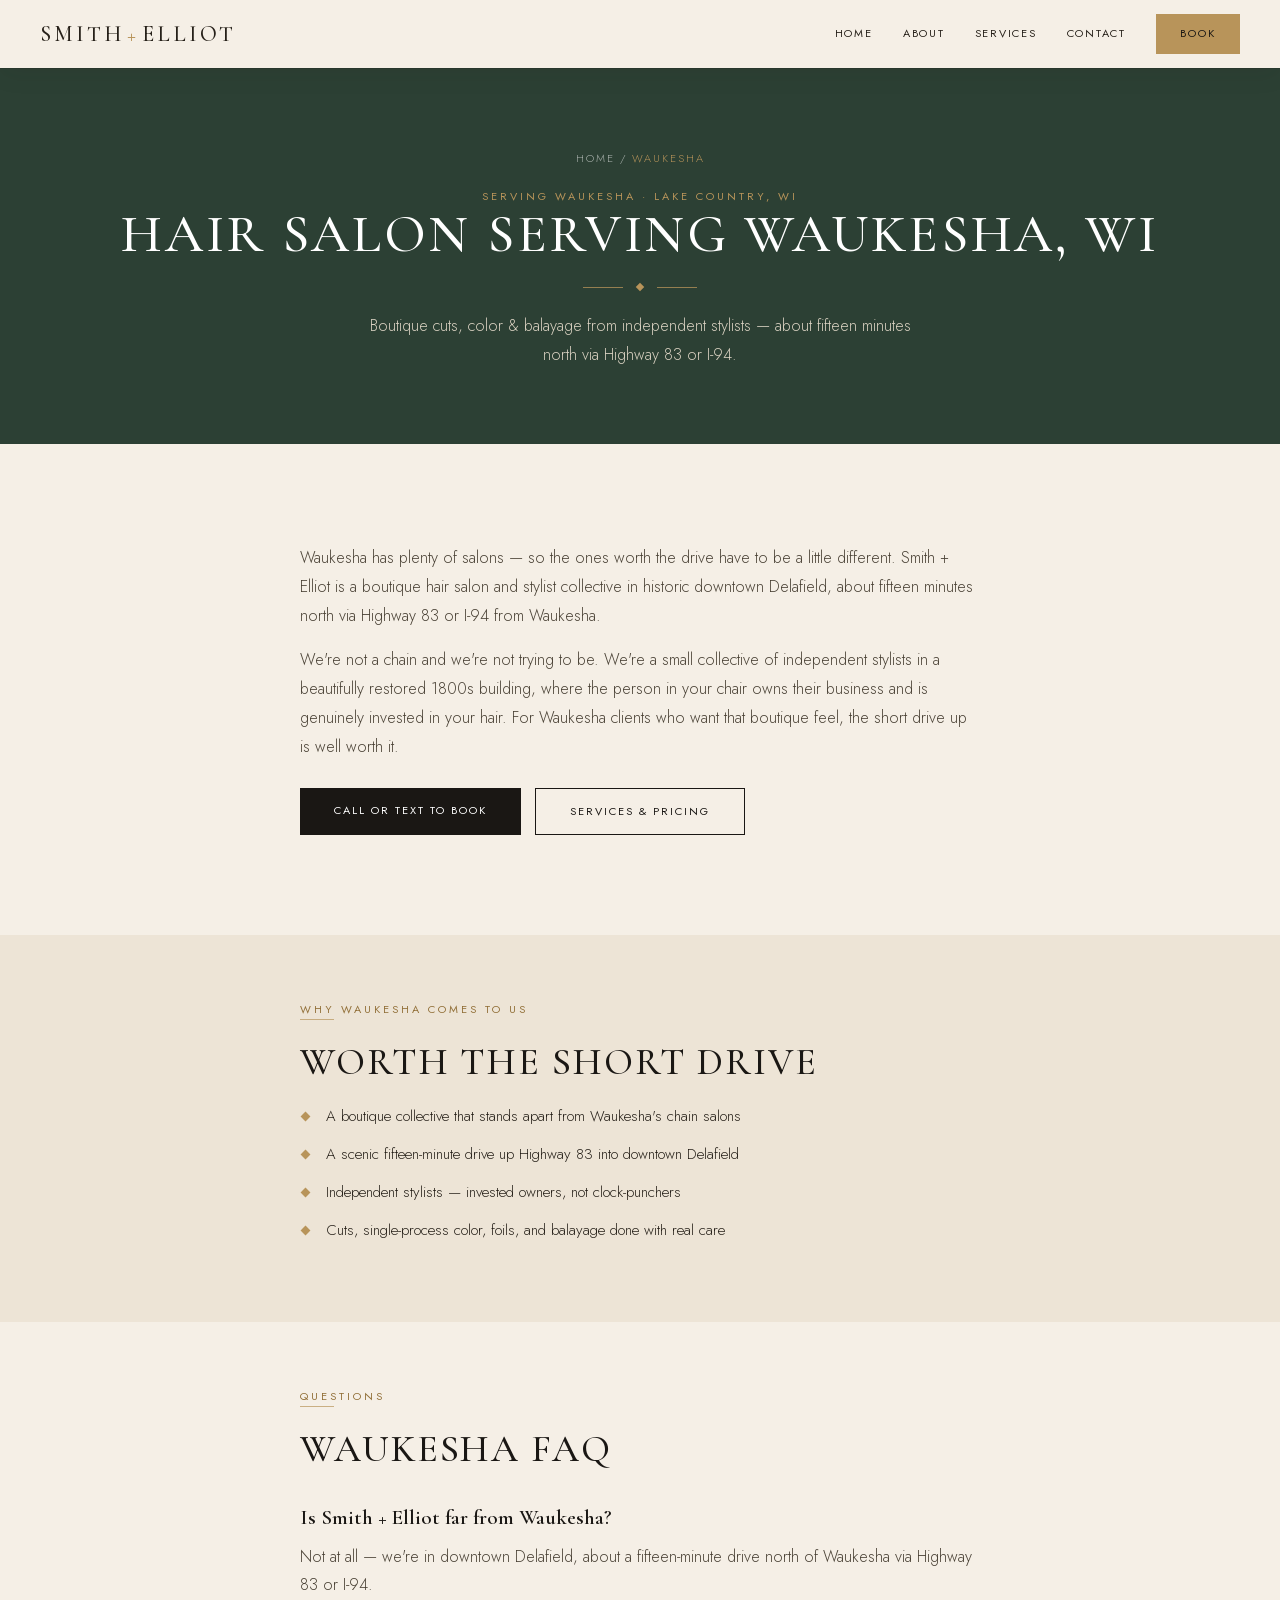
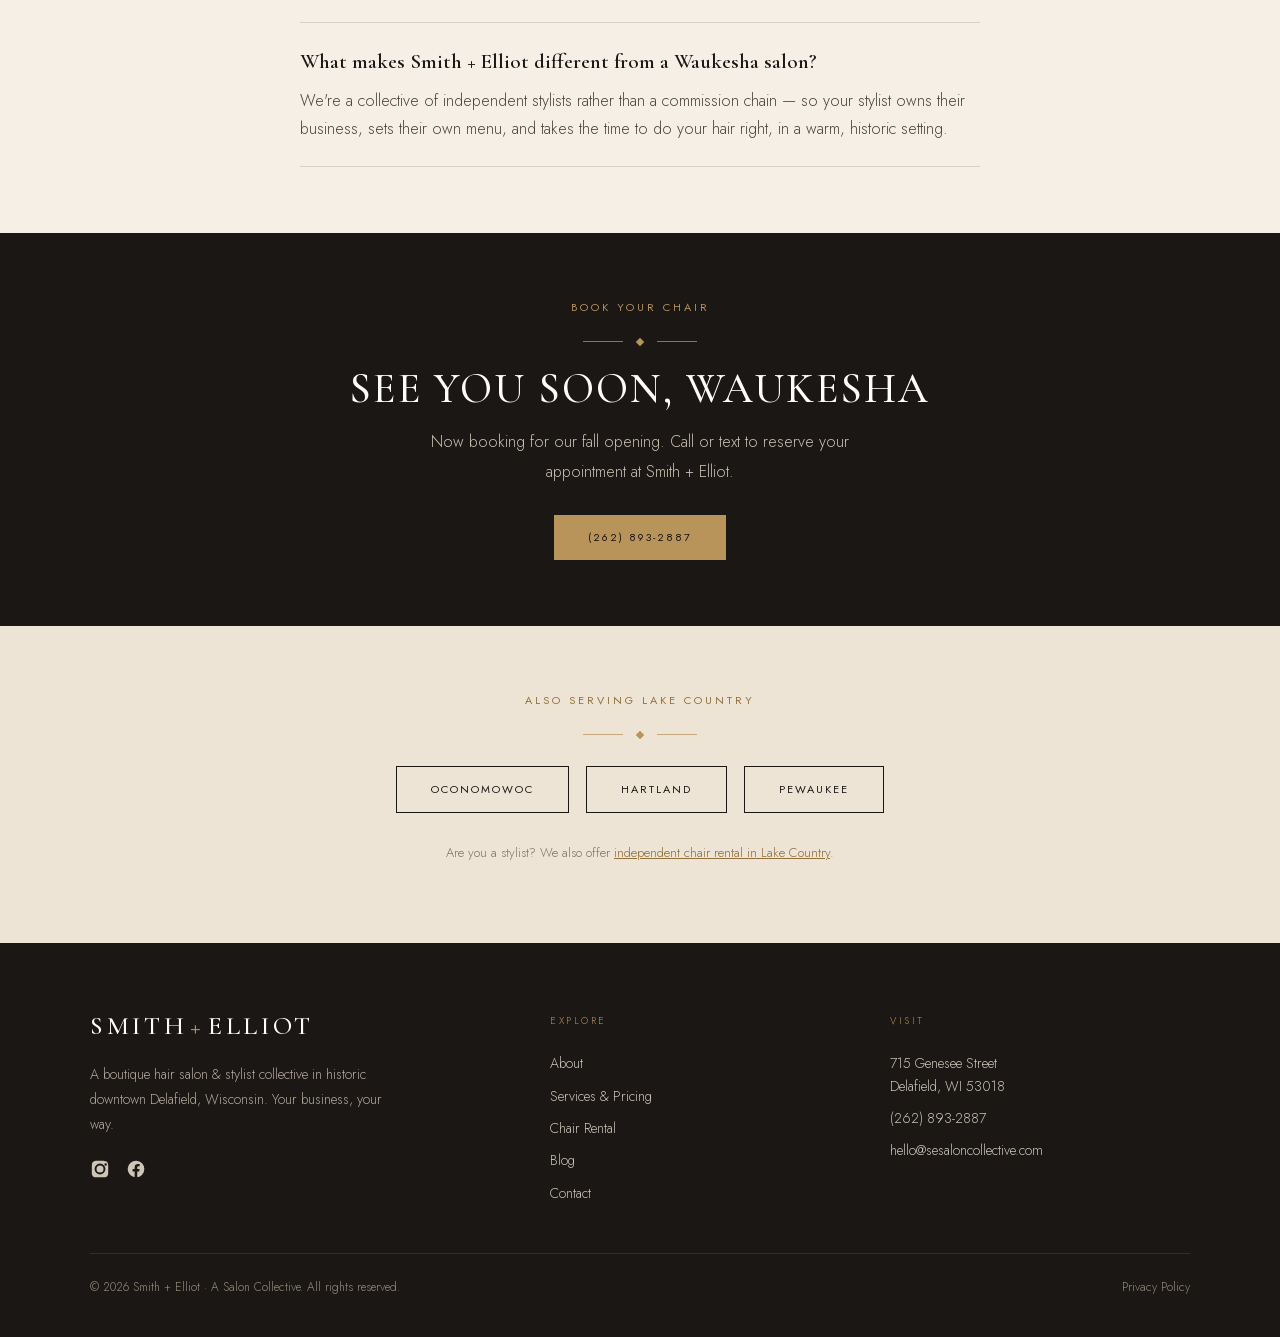
<file: areas/hair-salon-waukesha-wi.html>
<!DOCTYPE html>
<html lang="en">
<head>
<meta charset="utf-8">
<meta name="viewport" content="width=device-width, initial-scale=1">

<title>Hair Salon Serving Waukesha, WI | Smith + Elliot</title>
<meta name="description" content="A boutique hair salon &amp; stylist collective a short drive from Waukesha, WI. Cuts, color &amp; balayage at Smith + Elliot in downtown Delafield.">
<link rel="canonical" href="https://sesaloncollective.com/areas/hair-salon-waukesha-wi.html">
<meta name="theme-color" content="#1A1714">

<meta property="og:type" content="website">
<meta property="og:site_name" content="Smith + Elliot">
<meta property="og:title" content="Hair Salon Serving Waukesha, WI | Smith + Elliot">
<meta property="og:description" content="A boutique hair salon &amp; stylist collective a short drive from Waukesha, WI. Cuts, color &amp; balayage at Smith + Elliot in downtown Delafield.">
<meta property="og:url" content="https://sesaloncollective.com/areas/hair-salon-waukesha-wi.html">
<meta property="og:image" content="https://sesaloncollective.com/photos/salon-building-delafield.jpg">
<meta name="twitter:card" content="summary_large_image">
<meta name="twitter:title" content="Hair Salon Serving Waukesha, WI | Smith + Elliot">
<meta name="twitter:description" content="A boutique hair salon &amp; stylist collective a short drive from Waukesha, WI. Cuts, color &amp; balayage at Smith + Elliot in downtown Delafield.">
<meta name="twitter:image" content="https://sesaloncollective.com/photos/salon-building-delafield.jpg">

<link rel="icon" href="data:image/svg+xml,%3Csvg xmlns='http://www.w3.org/2000/svg' viewBox='0 0 32 32'%3E%3Crect width='32' height='32' fill='%231A1714'/%3E%3Ctext x='16' y='23' font-family='Georgia,serif' font-size='20' fill='%23B8945A' text-anchor='middle'%3ES%3C/text%3E%3C/svg%3E">

<link rel="preload" href="../fonts/cormorant-garamond-normal-latin.woff2" as="font" type="font/woff2" crossorigin>
<link rel="preload" href="../fonts/jost-normal-latin.woff2" as="font" type="font/woff2" crossorigin>
<link rel="stylesheet" href="../styles.css">

<script type="application/ld+json">
{ "@context":"https://schema.org","@type":"BreadcrumbList","itemListElement":[
  {"@type":"ListItem","position":1,"name":"Home","item":"https://sesaloncollective.com/"},
  {"@type":"ListItem","position":2,"name":"Service Areas","item":"https://sesaloncollective.com/contact.html#areas"},
  {"@type":"ListItem","position":3,"name":"Waukesha","item":"https://sesaloncollective.com/areas/hair-salon-waukesha-wi.html"}]}
</script>
<script type="application/ld+json">
{ "@context":"https://schema.org","@type":"HairSalon","name":"Smith + Elliot",
  "url":"https://sesaloncollective.com/areas/hair-salon-waukesha-wi.html","telephone":"+1-262-893-2887","priceRange":"$$",
  "image":"https://sesaloncollective.com/photos/salon-building-delafield.jpg",
  "address":{"@type":"PostalAddress","streetAddress":"715 Genesee Street","addressLocality":"Delafield","addressRegion":"WI","postalCode":"53018","addressCountry":"US"},
  "geo":{"@type":"GeoCoordinates","latitude":43.061377,"longitude":-88.404404},
  "areaServed":{"@type":"City","name":"Waukesha","containedInPlace":{"@type":"AdministrativeArea","name":"Waukesha County, WI"}} }
</script>
<script type="application/ld+json">
{ "@context":"https://schema.org","@type":"FAQPage","mainEntity":[{"@type":"Question","name":"Is Smith + Elliot far from Waukesha?","acceptedAnswer":{"@type":"Answer","text":"Not at all — we're in downtown Delafield, about a fifteen-minute drive north of Waukesha via Highway 83 or I-94."}},{"@type":"Question","name":"What makes Smith + Elliot different from a Waukesha salon?","acceptedAnswer":{"@type":"Answer","text":"We're a collective of independent stylists rather than a commission chain — so your stylist owns their business, sets their own menu, and takes the time to do your hair right, in a warm, historic setting."}}]}
</script>

<style>
  .page-hero { background:var(--forest); color:#fff; text-align:center; padding:150px 0 74px; }
</style>
</head>
<body>
<a href="#main" class="skip-link">Skip to content</a>

<nav id="site-nav" class="solid" aria-label="Primary">
  <a href="../index.html" class="wordmark" style="font-size:22px;" aria-label="Smith and Elliot home">Smith<span class="plus">+</span>Elliot</a>
  <div class="desktop-nav" style="display:flex; align-items:center; gap:30px;">
    <a href="../index.html" class="nav-link">Home</a>
    <a href="../about.html" class="nav-link">About</a>
    <a href="../services.html" class="nav-link">Services</a>
    <a href="../contact.html" class="nav-link">Contact</a>
    <a href="../contact.html" class="btn btn-gold" style="padding:11px 24px;">Book</a>
  </div>
  <div class="mobile-actions">
    <a class="mobile-social nav-icon" href="https://www.instagram.com/smithandelliot_saloncollective/" target="_blank" rel="noopener" aria-label="Instagram"><svg width="19" height="19" viewBox="0 0 24 24" fill="currentColor"><path d="M12 2.2c3.2 0 3.6 0 4.9.07 1.2.06 1.8.25 2.2.42.6.22 1 .48 1.4.9.4.4.7.8.9 1.4.17.4.36 1 .42 2.2.06 1.3.07 1.7.07 4.9s0 3.6-.07 4.9c-.06 1.2-.25 1.8-.42 2.2-.22.6-.48 1-.9 1.4-.4.4-.8.7-1.4.9-.4.17-1 .36-2.2.42-1.3.06-1.7.07-4.9.07s-3.6 0-4.9-.07c-1.2-.06-1.8-.25-2.2-.42-.6-.22-1-.48-1.4-.9-.4-.4-.7-.8-.9-1.4-.17-.4-.36-1-.42-2.2C2.2 15.6 2.2 15.2 2.2 12s0-3.6.07-4.9c.06-1.2.25-1.8.42-2.2.22-.6.48-1 .9-1.4.4-.4.8-.7 1.4-.9.4-.17 1-.36 2.2-.42C8.4 2.2 8.8 2.2 12 2.2Zm0 3.3A6.5 6.5 0 1 0 18.5 12 6.5 6.5 0 0 0 12 5.5Zm0 10.7A4.2 4.2 0 1 1 16.2 12 4.2 4.2 0 0 1 12 16.2Zm6.8-11a1.5 1.5 0 1 0 1.5 1.5 1.5 1.5 0 0 0-1.5-1.5Z"/></svg></a>
    <button class="mobile-trigger hamburger nav-icon" data-menu-toggle aria-label="Open menu" aria-expanded="false" aria-controls="mobile-menu"><span></span><span></span><span></span></button>
  </div>
</nav>
<div id="mobile-menu">
  <button class="hamburger" data-menu-close aria-label="Close menu" style="position:absolute; top:22px; right:22px;"><span style="transform:rotate(45deg) translate(3px,4px)"></span><span style="opacity:0"></span><span style="transform:rotate(-45deg) translate(3px,-4px)"></span></button>
  <a href="../index.html" class="nav-link">Home</a>
  <a href="../about.html" class="nav-link">About</a>
  <a href="../services.html" class="nav-link">Services</a>
  <a href="../contact.html" class="nav-link">Contact</a>
  <a href="../contact.html" class="btn btn-gold">Book</a>
  <div class="menu-social">
    <a href="https://www.instagram.com/smithandelliot_saloncollective/" target="_blank" rel="noopener" aria-label="Instagram"><svg width="22" height="22" viewBox="0 0 24 24" fill="currentColor"><path d="M12 2.2c3.2 0 3.6 0 4.9.07 1.2.06 1.8.25 2.2.42.6.22 1 .48 1.4.9.4.4.7.8.9 1.4.17.4.36 1 .42 2.2.06 1.3.07 1.7.07 4.9s0 3.6-.07 4.9c-.06 1.2-.25 1.8-.42 2.2-.22.6-.48 1-.9 1.4-.4.4-.8.7-1.4.9-.4.17-1 .36-2.2.42-1.3.06-1.7.07-4.9.07s-3.6 0-4.9-.07c-1.2-.06-1.8-.25-2.2-.42-.6-.22-1-.48-1.4-.9-.4-.4-.7-.8-.9-1.4-.17-.4-.36-1-.42-2.2C2.2 15.6 2.2 15.2 2.2 12s0-3.6.07-4.9c.06-1.2.25-1.8.42-2.2.22-.6.48-1 .9-1.4.4-.4.8-.7 1.4-.9.4-.17 1-.36 2.2-.42C8.4 2.2 8.8 2.2 12 2.2Zm0 3.3A6.5 6.5 0 1 0 18.5 12 6.5 6.5 0 0 0 12 5.5Zm0 10.7A4.2 4.2 0 1 1 16.2 12 4.2 4.2 0 0 1 12 16.2Zm6.8-11a1.5 1.5 0 1 0 1.5 1.5 1.5 1.5 0 0 0-1.5-1.5Z"/></svg></a>
    <a href="https://www.facebook.com/" target="_blank" rel="noopener" aria-label="Facebook"><svg width="22" height="22" viewBox="0 0 24 24" fill="currentColor"><path d="M22 12a10 10 0 1 0-11.6 9.9v-7H7.9V12h2.5V9.8c0-2.5 1.5-3.9 3.8-3.9 1.1 0 2.2.2 2.2.2v2.5h-1.3c-1.2 0-1.6.75-1.6 1.5V12h2.8l-.45 2.9h-2.35v7A10 10 0 0 0 22 12Z"/></svg></a>
  </div>
</div>

<main id="main">

<header class="page-hero">
  <div class="section-wrap">
    <nav aria-label="Breadcrumb" style="font-size:11px; letter-spacing:2px; text-transform:uppercase; color:rgba(255,255,255,0.6); margin-bottom:20px;">
      <a href="../index.html" style="color:rgba(255,255,255,0.6); text-decoration:none;">Home</a> <span aria-hidden="true">/</span> <span aria-current="page" style="color:var(--gold);">Waukesha</span>
    </nav>
    <span class="sup" style="color:var(--gold);">Serving Waukesha · Lake Country, WI</span>
    <h1 class="display" style="font-size:clamp(30px,5vw,54px);">Hair Salon Serving Waukesha, WI</h1>
    <div class="diamond-rule center"><span class="dot"></span></div>
    <p style="max-width:56ch; margin:0 auto; color:#d8d0c0; font-size:16px; line-height:1.8;">Boutique cuts, color &amp; balayage from independent stylists — about fifteen minutes north via Highway 83 or I-94.</p>
  </div>
</header>

<section class="section-pad" style="background:var(--cream);">
  <div class="section-wrap" style="max-width:760px;">
    <div class="fade-up">
      <p class="lead">Waukesha has plenty of salons — so the ones worth the drive have to be a little different. Smith + Elliot is a boutique hair salon and stylist collective in historic downtown Delafield, about fifteen minutes north via Highway 83 or I-94 from Waukesha.</p>
      <p class="lead">We're not a chain and we're not trying to be. We're a small collective of independent stylists in a beautifully restored 1800s building, where the person in your chair owns their business and is genuinely invested in your hair. For Waukesha clients who want that boutique feel, the short drive up is well worth it.</p>
      <div style="display:flex; gap:14px; flex-wrap:wrap; margin-top:26px;">
        <a href="tel:+12628932887" class="btn btn-dark">Call or Text to Book</a>
        <a href="../services.html" class="btn btn-outline-dark">Services &amp; Pricing</a>
      </div>
    </div>
  </div>
</section>

<section class="section-pad-sm" style="background:var(--cream-alt);">
  <div class="section-wrap" style="max-width:760px;">
    <div class="fade-up">
      <span class="sup">Why Waukesha Comes to Us</span>
      <div class="gold-rule"></div>
      <h2 class="display" style="font-size:clamp(26px,3.6vw,38px); color:var(--black);">Worth the Short Drive</h2>
      <ul class="feature-list" style="margin-top:22px;">
          <li>A boutique collective that stands apart from Waukesha's chain salons</li>
          <li>A scenic fifteen-minute drive up Highway 83 into downtown Delafield</li>
          <li>Independent stylists — invested owners, not clock-punchers</li>
          <li>Cuts, single-process color, foils, and balayage done with real care</li>
      </ul>
    </div>
  </div>
</section>

<section class="section-pad-sm" style="background:var(--cream);">
  <div class="section-wrap" style="max-width:760px;">
    <div class="fade-up">
      <span class="sup">Questions</span>
      <div class="gold-rule"></div>
      <h2 class="display" style="font-size:clamp(26px,3.6vw,38px); color:var(--black); margin-bottom:10px;">Waukesha FAQ</h2>
      <div class="faq-item"><h3>Is Smith + Elliot far from Waukesha?</h3><p>Not at all — we're in downtown Delafield, about a fifteen-minute drive north of Waukesha via Highway 83 or I-94.</p></div>
      <div class="faq-item"><h3>What makes Smith + Elliot different from a Waukesha salon?</h3><p>We're a collective of independent stylists rather than a commission chain — so your stylist owns their business, sets their own menu, and takes the time to do your hair right, in a warm, historic setting.</p></div>
    </div>
  </div>
</section>

<section class="section-pad-sm" style="background:var(--black); color:#e7e0d3; text-align:center;">
  <div class="section-wrap fade-up" style="max-width:680px;">
    <span class="sup" style="color:var(--gold);">Book Your Chair</span>
    <div class="diamond-rule center"><span class="dot"></span></div>
    <h2 class="display" style="font-size:clamp(26px,4vw,42px); color:#fff;">See You Soon, Waukesha</h2>
    <p style="color:#c9c0b2; font-size:16px; line-height:1.85; margin:16px auto 28px; max-width:50ch;">Now booking for our fall opening. Call or text to reserve your appointment at Smith + Elliot.</p>
    <a href="tel:+12628932887" class="btn btn-gold">(262) 893-2887</a>
  </div>
</section>

<section class="section-pad-sm" style="background:var(--cream-alt); text-align:center;">
  <div class="section-wrap fade-up" style="max-width:680px;">
    <span class="sup">Also Serving Lake Country</span>
    <div class="diamond-rule center"><span class="dot"></span></div>
    <div style="margin-top:12px;">
        <a href="hair-salon-oconomowoc-wi.html" class="btn btn-outline-dark" style="margin:6px;">Oconomowoc</a>
        <a href="hair-salon-hartland-wi.html" class="btn btn-outline-dark" style="margin:6px;">Hartland</a>
        <a href="hair-salon-pewaukee-wi.html" class="btn btn-outline-dark" style="margin:6px;">Pewaukee</a>
    </div>
    <p style="margin-top:24px; font-size:13px; color:var(--muted);">Are you a stylist? We also offer <a href="../chair-rental-lake-country.html" style="color:var(--gold-deep);">independent chair rental in Lake Country</a>.</p>
  </div>
</section>

</main>

<footer class="site-footer">
  <div class="section-wrap" style="padding-top:70px; padding-bottom:40px;">
    <div class="footer-grid">
      <div>
        <span class="wordmark" style="font-size:26px; color:#fff;">Smith<span class="plus">+</span>Elliot</span>
        <p style="margin-top:20px; font-size:14px; line-height:1.8; color:#b3aa9c; max-width:34ch;">A boutique hair salon &amp; stylist collective in historic downtown Delafield, Wisconsin. Your business, your way.</p>
        <div style="display:flex; gap:16px; margin-top:22px;">
          <a href="https://www.instagram.com/smithandelliot_saloncollective/" target="_blank" rel="noopener" aria-label="Instagram"><svg width="20" height="20" viewBox="0 0 24 24" fill="currentColor"><path d="M12 2.2c3.2 0 3.6 0 4.9.07 1.2.06 1.8.25 2.2.42.6.22 1 .48 1.4.9.4.4.7.8.9 1.4.17.4.36 1 .42 2.2.06 1.3.07 1.7.07 4.9s0 3.6-.07 4.9c-.06 1.2-.25 1.8-.42 2.2-.22.6-.48 1-.9 1.4-.4.4-.8.7-1.4.9-.4.17-1 .36-2.2.42-1.3.06-1.7.07-4.9.07s-3.6 0-4.9-.07c-1.2-.06-1.8-.25-2.2-.42-.6-.22-1-.48-1.4-.9-.4-.4-.7-.8-.9-1.4-.17-.4-.36-1-.42-2.2C2.2 15.6 2.2 15.2 2.2 12s0-3.6.07-4.9c.06-1.2.25-1.8.42-2.2.22-.6.48-1 .9-1.4.4-.4.8-.7 1.4-.9.4-.17 1-.36 2.2-.42C8.4 2.2 8.8 2.2 12 2.2Zm0 3.3A6.5 6.5 0 1 0 18.5 12 6.5 6.5 0 0 0 12 5.5Zm0 10.7A4.2 4.2 0 1 1 16.2 12 4.2 4.2 0 0 1 12 16.2Zm6.8-11a1.5 1.5 0 1 0 1.5 1.5 1.5 1.5 0 0 0-1.5-1.5Z"/></svg></a>
          <a href="https://www.facebook.com/" target="_blank" rel="noopener" aria-label="Facebook"><svg width="20" height="20" viewBox="0 0 24 24" fill="currentColor"><path d="M22 12a10 10 0 1 0-11.6 9.9v-7H7.9V12h2.5V9.8c0-2.5 1.5-3.9 3.8-3.9 1.1 0 2.2.2 2.2.2v2.5h-1.3c-1.2 0-1.6.75-1.6 1.5V12h2.8l-.45 2.9h-2.35v7A10 10 0 0 0 22 12Z"/></svg></a>
        </div>
      </div>
      <div>
        <div class="footer-heading">Explore</div>
        <a href="../about.html" class="footer-link">About</a>
        <a href="../services.html" class="footer-link">Services &amp; Pricing</a>
        <a href="../chair-rental-lake-country.html" class="footer-link">Chair Rental</a>
        <a href="../blog.html" class="footer-link">Blog</a>
        <a href="../contact.html" class="footer-link">Contact</a>
      </div>
      <div>
        <div class="footer-heading">Visit</div>
        <a href="https://maps.google.com/?q=715+Genesee+Street+Delafield+WI+53018" target="_blank" rel="noopener" class="footer-link">715 Genesee Street<br>Delafield, WI 53018</a>
        <a href="tel:+12628932887" class="footer-link">(262) 893-2887</a>
        <a href="mailto:hello@sesaloncollective.com" class="footer-link">hello@sesaloncollective.com</a>
      </div>
    </div>
    <div style="border-top:1px solid rgba(255,255,255,0.1); margin-top:44px; padding-top:24px; display:flex; flex-wrap:wrap; gap:12px; justify-content:space-between; font-size:12px; color:#8a8274;">
      <span>© 2026 Smith + Elliot · A Salon Collective. All rights reserved.</span>
      <a href="../privacy.html" style="color:#8a8274;">Privacy Policy</a>
    </div>
  </div>
</footer>

<script src="../main.js"></script>
</body>
</html>
</file>
<file: styles.css>
/* ═══ SELF-HOSTED FONTS (was render-blocking Google Fonts) ═══
   Variable woff2, latin + latin-ext, font-display:swap. */
@font-face {
  font-family: 'Cormorant Garamond';
  font-style: italic;
  font-weight: 300 700;
  font-display: swap;
  src: url('fonts/cormorant-garamond-italic-latin-ext.woff2') format('woff2');
  unicode-range: U+0100-02BA, U+02BD-02C5, U+02C7-02CC, U+02CE-02D7, U+02DD-02FF, U+0304, U+0308, U+0329, U+1D00-1DBF, U+1E00-1E9F, U+1EF2-1EFF, U+2020, U+20A0-20AB, U+20AD-20C0, U+2113, U+2C60-2C7F, U+A720-A7FF;
}
@font-face {
  font-family: 'Cormorant Garamond';
  font-style: italic;
  font-weight: 300 700;
  font-display: swap;
  src: url('fonts/cormorant-garamond-italic-latin.woff2') format('woff2');
  unicode-range: U+0000-00FF, U+0131, U+0152-0153, U+02BB-02BC, U+02C6, U+02DA, U+02DC, U+0304, U+0308, U+0329, U+2000-206F, U+20AC, U+2122, U+2191, U+2193, U+2212, U+2215, U+FEFF, U+FFFD;
}
@font-face {
  font-family: 'Cormorant Garamond';
  font-style: normal;
  font-weight: 300 700;
  font-display: swap;
  src: url('fonts/cormorant-garamond-normal-latin-ext.woff2') format('woff2');
  unicode-range: U+0100-02BA, U+02BD-02C5, U+02C7-02CC, U+02CE-02D7, U+02DD-02FF, U+0304, U+0308, U+0329, U+1D00-1DBF, U+1E00-1E9F, U+1EF2-1EFF, U+2020, U+20A0-20AB, U+20AD-20C0, U+2113, U+2C60-2C7F, U+A720-A7FF;
}
@font-face {
  font-family: 'Cormorant Garamond';
  font-style: normal;
  font-weight: 300 700;
  font-display: swap;
  src: url('fonts/cormorant-garamond-normal-latin.woff2') format('woff2');
  unicode-range: U+0000-00FF, U+0131, U+0152-0153, U+02BB-02BC, U+02C6, U+02DA, U+02DC, U+0304, U+0308, U+0329, U+2000-206F, U+20AC, U+2122, U+2191, U+2193, U+2212, U+2215, U+FEFF, U+FFFD;
}
@font-face {
  font-family: 'Jost';
  font-style: normal;
  font-weight: 100 900;
  font-display: swap;
  src: url('fonts/jost-normal-latin-ext.woff2') format('woff2');
  unicode-range: U+0100-02BA, U+02BD-02C5, U+02C7-02CC, U+02CE-02D7, U+02DD-02FF, U+0304, U+0308, U+0329, U+1D00-1DBF, U+1E00-1E9F, U+1EF2-1EFF, U+2020, U+20A0-20AB, U+20AD-20C0, U+2113, U+2C60-2C7F, U+A720-A7FF;
}
@font-face {
  font-family: 'Jost';
  font-style: normal;
  font-weight: 100 900;
  font-display: swap;
  src: url('fonts/jost-normal-latin.woff2') format('woff2');
  unicode-range: U+0000-00FF, U+0131, U+0152-0153, U+02BB-02BC, U+02C6, U+02DA, U+02DC, U+0304, U+0308, U+0329, U+2000-206F, U+20AC, U+2122, U+2191, U+2193, U+2212, U+2215, U+FEFF, U+FFFD;
}

/* ═══════════════════════════════════════════════════════════
   SMITH + ELLIOT — A Salon Collective · Delafield, WI
   Shared stylesheet. Palette: black + antique gold + warm cream,
   forest green secondary. Fonts: Cormorant Garamond + Jost.
   ═══════════════════════════════════════════════════════════ */

/* ═══ TOKENS ═══ */
:root {
  --black:     #1A1714;  /* warm near-black — sign panel, nav, footer */
  --ink:       #262019;  /* body text (warm charcoal) */
  --gold:      #B8945A;  /* antique brushed gold — accents, rules */
  --gold-deep: #927039;  /* darker gold for text on light (contrast) */
  --forest:    #2C4034;  /* deep forest green — secondary dark sections */
  --navy:      #1E2A44;  /* classic navy — tertiary accent */
  --cream:     #F5EFE6;  /* warm cream page background */
  --cream-alt: #EDE4D6;  /* slightly deeper cream for alt sections */
  --brick:     #A9714B;  /* earthy terracotta accent (sparing) */
  --muted:     #837A6C;  /* muted taupe */
  --line:      rgba(26,23,20,0.14);
  --white:     #FCFAF6;
}

/* ═══ RESET ═══ */
*, *::before, *::after { box-sizing: border-box; }
html { scroll-behavior: smooth; }
body {
  font-family: 'Jost', sans-serif;
  font-weight: 300;
  color: var(--ink);
  overflow-x: hidden;
  margin: 0;
  background: var(--cream);
  line-height: 1.6;
}
img { max-width: 100%; display: block; }
a { color: inherit; }

/* Visible focus for keyboard users (a11y) */
a:focus-visible, button:focus-visible {
  outline: 2px solid var(--gold);
  outline-offset: 3px;
}

/* ═══ TYPOGRAPHY ═══ */
.sup {
  font-family: 'Jost', sans-serif;
  font-weight: 400;
  font-size: 11px;
  text-transform: uppercase;
  letter-spacing: 3px;
  display: block;
  color: var(--gold-deep);
}
.display {
  font-family: 'Cormorant Garamond', serif;
  font-weight: 500;
  text-transform: uppercase;
  line-height: 1.06;
  letter-spacing: 0.05em;
  margin: 0;
}
.display-italic {
  font-family: 'Cormorant Garamond', serif;
  font-style: italic;
  font-weight: 400;
  line-height: 1.2;
  margin: 0;
}
.lead {
  font-size: 16px;
  line-height: 1.8;
  color: #4a4236;
}
p { margin: 0 0 1em; }

/* ═══ WORDMARK (text logo) ═══ */
.wordmark {
  font-family: 'Cormorant Garamond', serif;
  font-weight: 500;
  text-transform: uppercase;
  letter-spacing: 0.14em;
  line-height: 1;
  text-decoration: none;
  white-space: nowrap;
}
.wordmark .plus { color: var(--gold); font-weight: 500; padding: 0 0.12em; }
.wordmark small {
  display: block;
  font-family: 'Jost', sans-serif;
  font-weight: 400;
  font-size: 0.30em;
  letter-spacing: 0.42em;
  text-transform: uppercase;
  margin-top: 0.55em;
  text-indent: 0.42em;
  color: var(--gold-deep);
}

/* ═══ DIAMOND DIVIDER (brand motif ◆) ═══ */
.diamond-rule {
  display: flex;
  align-items: center;
  gap: 14px;
  margin: 22px 0;
}
.diamond-rule::before,
.diamond-rule::after {
  content: "";
  height: 1px;
  flex: 0 0 40px;
  background: var(--gold);
  opacity: 0.75;
}
.diamond-rule.center { justify-content: center; }
.diamond-rule .dot {
  width: 6px; height: 6px;
  background: var(--gold);
  transform: rotate(45deg);
  flex: 0 0 auto;
}
/* short standalone gold rule */
.gold-rule { width: 34px; height: 1px; background: var(--gold); opacity: 0.7; margin-bottom: 22px; }

/* ═══ BUTTONS ═══ */
.btn {
  display: inline-block;
  font-family: 'Jost', sans-serif;
  font-weight: 400;
  font-size: 11px;
  text-transform: uppercase;
  letter-spacing: 2px;
  padding: 14px 34px;
  transition: all 0.22s ease;
  cursor: pointer;
  text-decoration: none;
  border: none;
  border-radius: 0;
}
.btn-dark          { background: var(--black); color: #fff; }
.btn-dark:hover    { background: #000; }
.btn-gold          { background: var(--gold); color: var(--black); }
.btn-gold:hover    { background: #a37f45; color: #fff; }
.btn-forest        { background: var(--forest); color: #fff; }
.btn-forest:hover  { background: #223226; }
.btn-outline-dark  { border: 1.5px solid var(--black); color: var(--black); }
.btn-outline-dark:hover { background: var(--black); color: #fff; }
.btn-outline-gold  { border: 1.5px solid var(--gold); color: var(--gold-deep); }
.btn-outline-gold:hover { background: var(--gold); color: var(--black); }
.btn-outline-white { border: 1.5px solid rgba(255,255,255,0.7); color: #fff; }
.btn-outline-white:hover { background: #fff; color: var(--black); }

/* ═══ NAV ═══ */
.nav-link {
  font-family: 'Jost', sans-serif;
  font-weight: 400;
  font-size: 11px;
  text-transform: uppercase;
  letter-spacing: 0.16em;
  color: var(--ink);
  text-decoration: none;
  transition: color 0.2s;
}
.nav-link:hover, .nav-link.active { color: var(--gold-deep); }

/* ═══ SERVICE CARD ═══ */
.service-card {
  background: var(--white);
  padding: 30px 26px;
  border: 1px solid var(--line);
  transition: border-color 0.25s, box-shadow 0.25s, transform 0.25s;
}
.service-card:hover {
  border-color: var(--gold);
  box-shadow: 0 14px 34px rgba(26,23,20,0.09);
  transform: translateY(-3px);
}
.service-card h3 {
  font-family: 'Cormorant Garamond', serif;
  font-weight: 500;
  font-size: 21px;
  text-transform: uppercase;
  letter-spacing: 0.05em;
  color: var(--black);
  margin: 0 0 10px;
}
.service-card p {
  font-family: 'Jost', sans-serif;
  font-weight: 300;
  font-size: 13.5px;
  line-height: 1.75;
  color: #5c5344;
  margin: 0;
}

/* ═══ PRICE LIST ═══ */
.price-list { list-style: none; margin: 0; padding: 0; }
.price-row {
  display: flex;
  align-items: baseline;
  gap: 10px;
  padding: 13px 0;
  border-bottom: 1px solid var(--line);
}
.price-row .name {
  font-family: 'Jost', sans-serif;
  font-weight: 400;
  font-size: 15px;
  color: var(--ink);
}
.price-row .dots { flex: 1; border-bottom: 1px dotted rgba(26,23,20,0.28); transform: translateY(-4px); }
.price-row .price {
  font-family: 'Cormorant Garamond', serif;
  font-weight: 600;
  font-size: 20px;
  color: var(--gold-deep);
  white-space: nowrap;
}
.price-note { font-size: 12.5px; color: var(--muted); font-style: italic; margin-top: 14px; }

/* ═══ FEATURE LIST (gold diamond bullets) ═══ */
.feature-list { list-style: none; margin: 0; padding: 0; }
.feature-list li {
  position: relative;
  padding: 0 0 14px 26px;
  font-size: 15px;
  line-height: 1.6;
}
.feature-list li::before {
  content: "";
  position: absolute;
  left: 2px; top: 9px;
  width: 7px; height: 7px;
  background: var(--gold);
  transform: rotate(45deg);
}

/* ═══ STYLIST / TEAM CARD ═══ */
.team-grid {
  display: grid;
  grid-template-columns: 1fr;
  gap: 24px;
}
@media (min-width: 640px) { .team-grid { grid-template-columns: repeat(2, 1fr); } }
@media (min-width: 960px) { .team-grid { grid-template-columns: repeat(3, 1fr); } }
.team-card {
  background: var(--white);
  border: 1px solid var(--line);
  padding: 34px 26px;
  text-align: center;
}
.team-card.available {
  background: transparent;
  border: 1px dashed var(--gold);
}
.team-card h3 {
  font-family: 'Cormorant Garamond', serif;
  font-weight: 500;
  font-size: 24px;
  text-transform: uppercase;
  letter-spacing: 0.04em;
  color: var(--black);
  margin: 14px 0 4px;
}
.team-card .role { font-size: 11px; text-transform: uppercase; letter-spacing: 2px; color: var(--gold-deep); }
.team-card p { font-size: 13.5px; line-height: 1.7; color: #5c5344; margin: 14px 0 0; }
.team-monogram {
  width: 74px; height: 74px; margin: 0 auto;
  border: 1px solid var(--gold);
  display: flex; align-items: center; justify-content: center;
  font-family: 'Cormorant Garamond', serif; font-size: 30px; color: var(--gold-deep);
  border-radius: 50%;
}

/* ═══ ANIMATIONS ═══ */
@keyframes bounce-y {
  0%,100% { transform: translateX(-50%) translateY(0) }
  50%     { transform: translateX(-50%) translateY(8px) }
}
.fade-up { opacity: 0; transform: translateY(24px); transition: opacity 0.7s ease, transform 0.7s ease; }
.fade-up.visible { opacity: 1; transform: translateY(0); }
@media (prefers-reduced-motion: reduce) {
  .fade-up { opacity: 1; transform: none; transition: none; }
  html { scroll-behavior: auto; }
}

/* ═══ SECTION SHELL ═══ */
.section-wrap { max-width: 1180px; margin: 0 auto; padding: 0 40px; }
.section-pad { padding: 100px 0; }
.section-pad-sm { padding: 66px 0; }
@media (max-width: 640px) {
  .section-wrap { padding: 0 22px; }
  .section-pad { padding: 68px 0; }
}

/* ═══ FLEX SPLIT (image + text) ═══ */
.split-wrap { display: flex; flex-direction: column; gap: 52px; align-items: flex-start; }
@media (min-width: 768px) {
  .split-wrap { flex-direction: row; align-items: center; }
  .split-wrap.reverse { flex-direction: row-reverse; }
  .split-img { max-width: 460px !important; flex-shrink: 0; }
  .split-text { flex: 1; }
}

/* ═══ GALLERY GRID ═══ */
.gallery-grid { display: grid; grid-template-columns: repeat(2, 1fr); gap: 8px; }
@media (min-width: 640px) { .gallery-grid { grid-template-columns: repeat(3, 1fr); } }
.gallery-item { aspect-ratio: 1; overflow: hidden; background: var(--cream-alt); }
.gallery-item img { width: 100%; height: 100%; object-fit: cover; transition: transform 0.5s ease; }
.gallery-item:hover img { transform: scale(1.05); }

/* ═══ RESPONSIVE NAV ═══ */
@media (max-width: 860px) {
  .desktop-nav { display: none !important; }
  /* !important: the base `.mobile-actions{display:none}` rule is declared later in this file */
  .mobile-actions { display: flex !important; }
  .mobile-trigger { display: flex; }
}
@media (min-width: 861px) {
  .mobile-actions { display: none !important; }
  #mobile-menu, #mobile-menu.open { display: none !important; }
}

/* ═══ SCREEN-READER ONLY ═══ */
.sr-only {
  position: absolute; width: 1px; height: 1px;
  padding: 0; margin: -1px; overflow: hidden;
  clip: rect(0,0,0,0); white-space: nowrap; border: 0;
}
.skip-link {
  position: absolute; left: 12px; top: -46px;
  background: var(--black); color: #fff; padding: 10px 18px;
  font-family: 'Jost', sans-serif; font-size: 12px; letter-spacing: 1px;
  text-transform: uppercase; text-decoration: none; z-index: 300;
  transition: top 0.2s;
}
.skip-link:focus { top: 12px; }

/* ═══ SITE NAV ═══ */
#site-nav {
  position: fixed; top: 0; left: 0; right: 0; z-index: 200;
  display: flex; align-items: center; justify-content: space-between;
  padding: 20px 40px;
  transition: background 0.3s ease, padding 0.3s ease, box-shadow 0.3s ease;
  background: transparent;
}
#site-nav.scrolled, #site-nav.solid {
  background: var(--cream);
  box-shadow: 0 1px 0 var(--line), 0 8px 24px rgba(26,23,20,0.06);
  padding-top: 14px; padding-bottom: 14px;
}
/* Light text when transparent over a dark hero */
#site-nav.over-hero .nav-link,
#site-nav.over-hero .wordmark { color: #fff; }
#site-nav.over-hero .wordmark small { color: rgba(255,255,255,0.75); }
#site-nav.over-hero .nav-icon { color: #fff; }
#site-nav.over-hero.scrolled .nav-link,
#site-nav.over-hero.scrolled .wordmark { color: var(--ink); }
#site-nav.over-hero.scrolled .wordmark small { color: var(--gold-deep); }
#site-nav.over-hero.scrolled .nav-icon { color: var(--ink); }
.nav-icon { color: var(--ink); transition: color 0.2s, opacity 0.2s; opacity: 0.85; }
.nav-icon:hover { opacity: 1; color: var(--gold-deep); }
.nav-spacer { height: 74px; }
@media (max-width: 640px) { #site-nav { padding: 16px 22px; } }

/* Mobile menu panel — sits ABOVE the nav (z-index 200) so its close button is reachable */
#mobile-menu {
  position: fixed; top: 0; left: 0; right: 0; bottom: 0; z-index: 250;
  background: var(--cream);
  display: none;
  flex-direction: column; align-items: center; justify-content: center; gap: 26px;
  padding: 40px;
}
#mobile-menu.open { display: flex; }
body.menu-open { overflow: hidden; }
#mobile-menu a.nav-link { font-size: 15px; letter-spacing: 0.2em; }
.menu-social { display: flex; gap: 22px; margin-top: 14px; color: var(--ink); }
.menu-social a { color: var(--ink); opacity: 0.8; transition: opacity 0.2s, color 0.2s; }
.menu-social a:hover { opacity: 1; color: var(--gold-deep); }

/* Mobile action cluster (IG + hamburger), right side of the nav bar */
.mobile-actions { display: none; align-items: center; gap: 16px; }
/* Inline SVGs ride the text baseline, leaving descender space below that pushes
   the icon visually high. Block-level removes it so icons center against the hamburger. */
.nav-icon svg, .menu-social svg, .mobile-actions svg, .site-footer svg { display: block; }
.mobile-actions .mobile-social { display: flex; align-items: center; }
.hamburger { background: none; border: none; cursor: pointer; padding: 6px; display: flex; flex-direction: column; gap: 5px; }
.hamburger span { width: 24px; height: 2px; background: currentColor; display: block; }

/* ═══ FOOTER ═══ */
.site-footer { background: var(--black); color: #cdc5b8; }
.site-footer a { color: #cdc5b8; text-decoration: none; transition: color 0.2s; }
.site-footer a:hover { color: var(--gold); }
.footer-grid { display: grid; grid-template-columns: 1fr; gap: 40px; }
@media (min-width: 768px) { .footer-grid { grid-template-columns: 1.4fr 1fr 1fr; } }
.footer-heading { font-family: 'Jost', sans-serif; font-size: 10px; text-transform: uppercase; letter-spacing: 2.5px; color: var(--gold); margin-bottom: 18px; }
.footer-link { display: block; font-size: 14px; padding: 5px 0; }

/* ═══ BOTANICAL MOTIF (decorative background flourish) ═══
   Usage: add .has-botanical to the <section>, then drop in
   <img class="botanical left|right on-light|on-dark" ... alt="" aria-hidden="true">
   Sides alternate down the page; .left is mirrored so the two sides aren't identical. */
.has-botanical { position: relative; overflow: hidden; }
.has-botanical > .section-wrap { position: relative; z-index: 1; }
.botanical {
  position: absolute; bottom: -55px; width: 390px;
  pointer-events: none; user-select: none; z-index: 0;
}
.botanical.right { right: -70px; }
.botanical.left  { left: -70px; transform: scaleX(-1); }
/* Gold needs opposite treatment per background: darker on cream, lifted on dark */
.botanical.on-light { opacity: 0.35; filter: brightness(0.68) saturate(1.2); }
.botanical.on-dark  { opacity: 0.35; filter: brightness(1.15); }
@media (max-width: 900px) {
  .botanical { width: 265px; bottom: -38px; }
  .botanical.right { right: -60px; }
  .botanical.left  { left: -60px; }
  .botanical.on-light, .botanical.on-dark { opacity: 0.30; }
}

/* ═══ BLOG ARTICLE ═══ */
.article { max-width: 760px; margin: 0 auto; }
.article > p { font-size: 17px; line-height: 1.85; color: #3f382e; margin: 0 0 1.3em; }
.article h2 {
  font-family: 'Cormorant Garamond', serif; font-weight: 500;
  font-size: clamp(26px, 3.4vw, 34px); color: var(--black);
  letter-spacing: 0.01em; margin: 52px 0 6px;
}
.article h2 + .gold-rule { margin-bottom: 20px; }
.article h3 { font-family:'Jost',sans-serif; font-weight:500; font-size:18px; color:var(--black); margin:30px 0 8px; }
.article ul, .article ol { padding-left: 22px; margin: 0 0 1.3em; }
.article li { font-size: 17px; line-height: 1.8; color: #3f382e; margin-bottom: 8px; }
.article strong { color: var(--black); font-weight: 500; }
.article a { color: var(--gold-deep); text-decoration: underline; text-underline-offset: 2px; }
.article figure { margin: 32px 0; }
.article figure img { width: 100%; height: auto; border: 5px solid #fff; box-shadow: 0 16px 40px rgba(26,23,20,0.12); }
.article figcaption { font-size: 12px; color: var(--muted); font-style: italic; margin-top: 8px; text-align: center; }
.snippet-block {
  background: var(--cream-alt); border-left: 3px solid var(--gold);
  padding: 22px 26px; margin: 0 0 34px; font-size: 17px; line-height: 1.8; color: #3f382e;
}
.faq-item { border-bottom: 1px solid var(--line); padding: 22px 0; }
.faq-item h3 { margin: 0 0 8px; font-family:'Cormorant Garamond',serif; font-weight:600; font-size:21px; color:var(--black); }
.faq-item p { margin: 0; font-size: 16px; line-height: 1.8; color: #4a4236; }
.article-cta { background: var(--forest); color: #eae3d4; text-align: center; padding: 48px 30px; margin-top: 56px; }

/* ═══ CONTACT / DETAIL ROWS ═══ */
.detail-row { display: flex; gap: 16px; align-items: flex-start; padding: 18px 0; border-bottom: 1px solid var(--line); }
.detail-row .icon { color: var(--gold-deep); flex: 0 0 auto; margin-top: 2px; }
.detail-row .label { font-size: 10px; text-transform: uppercase; letter-spacing: 2px; color: var(--muted); margin-bottom: 3px; }
.detail-row a, .detail-row span { font-size: 16px; color: var(--ink); text-decoration: none; }
.detail-row a:hover { color: var(--gold-deep); }

/* ── Davines product-line callout (Sara's line — Services + homepage strip) ── */
.davines-logo { display: block; height: 34px; width: auto; margin: 0 auto; }
.davines-card .davines-logo { height: 40px; }
.davines-strip .davines-logo { margin: 0; }
.davines-card {
  background: #fff; border: 1px solid var(--line); text-align: center;
  padding: 44px 32px; margin-top: 64px;
}
.davines-card .sup { display: block; margin-top: 22px; }
.davines-card h2 { font-size: clamp(26px, 3.4vw, 36px); color: var(--black); margin-top: 6px; }
.davines-card p { max-width: 54ch; margin: 14px auto 0; }
.davines-strip { background: var(--cream-alt); padding: 44px 0; text-align: center; }
.davines-strip .section-wrap { display: flex; align-items: center; justify-content: center; gap: 18px 36px; flex-wrap: wrap; }
.davines-strip p { margin: 0; font-size: 15px; color: var(--ink); }
.davines-strip a { color: var(--gold-deep); font-size: 11px; letter-spacing: 2px; text-transform: uppercase; text-decoration: none; border-bottom: 1px solid currentColor; padding-bottom: 2px; }
@media (max-width: 640px) {
  .davines-card { padding: 36px 22px; }
  .davines-strip .section-wrap { flex-direction: column; }
}
</file>
